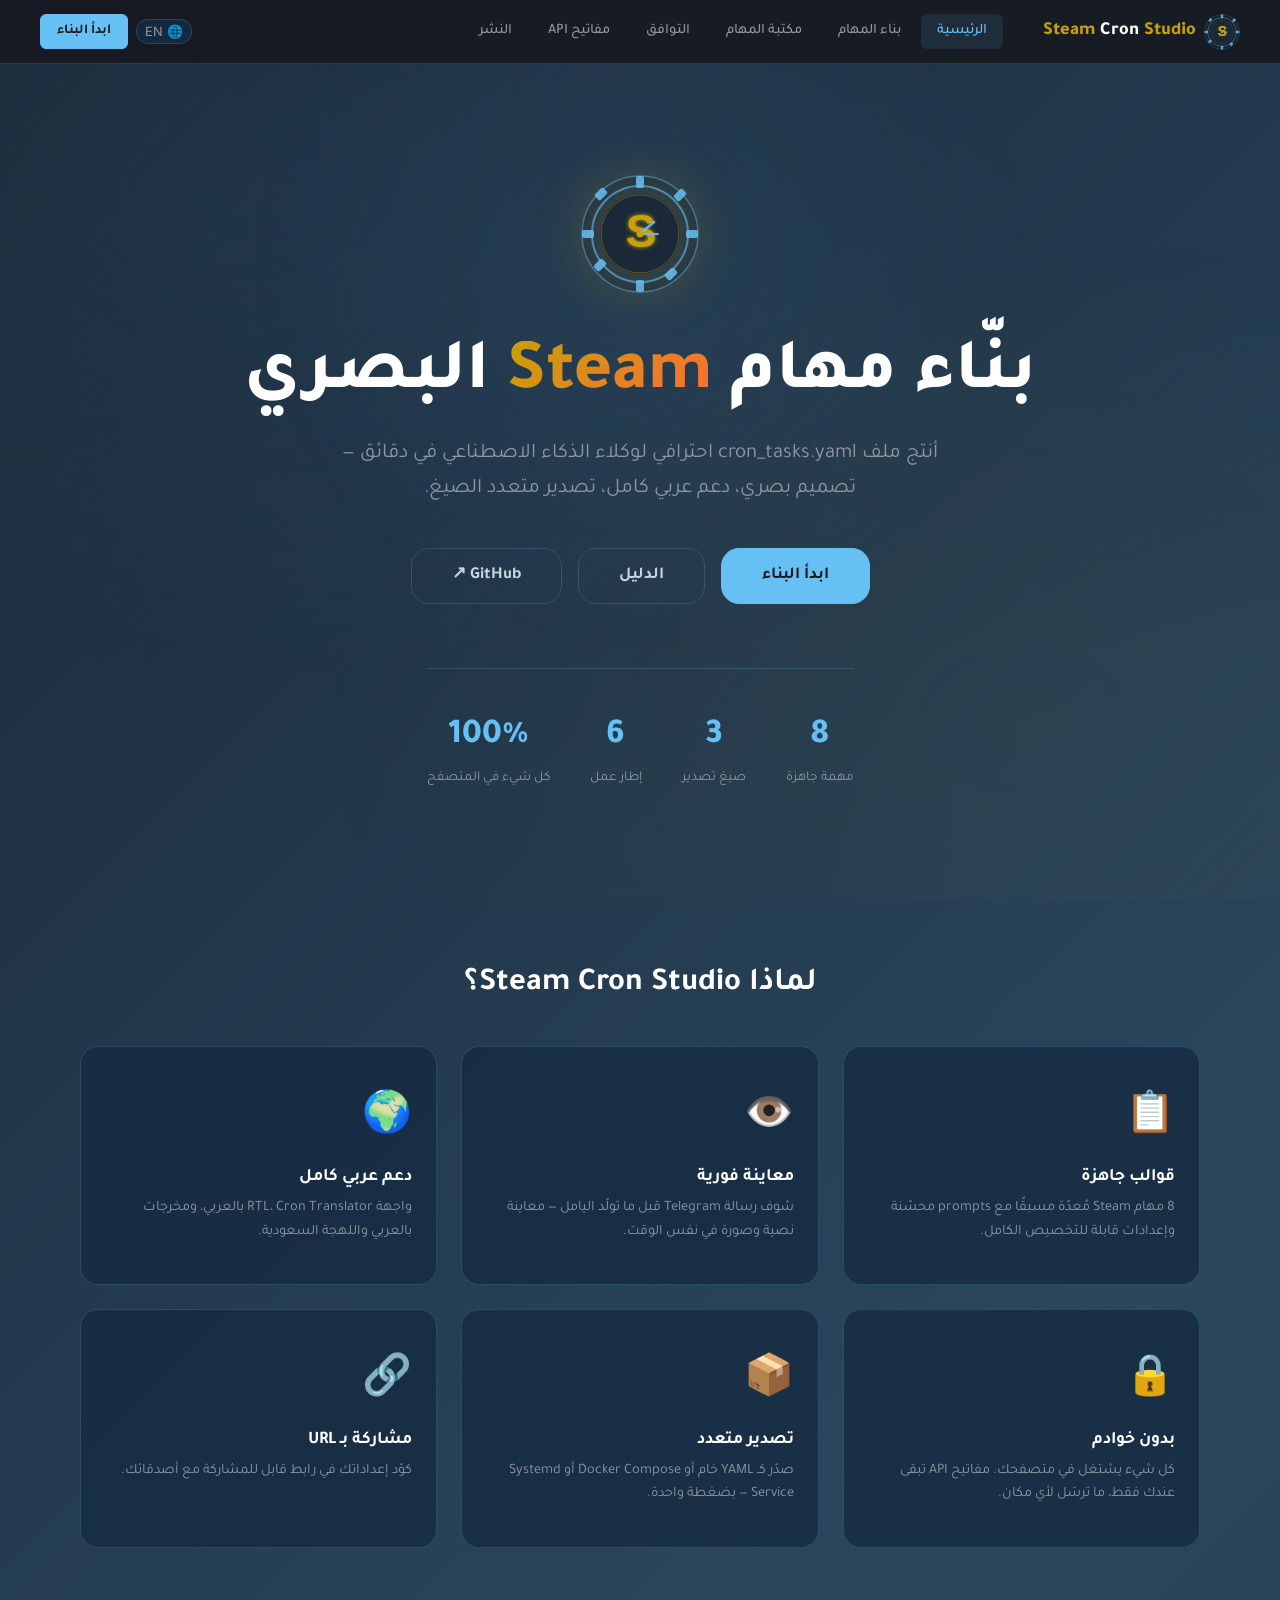
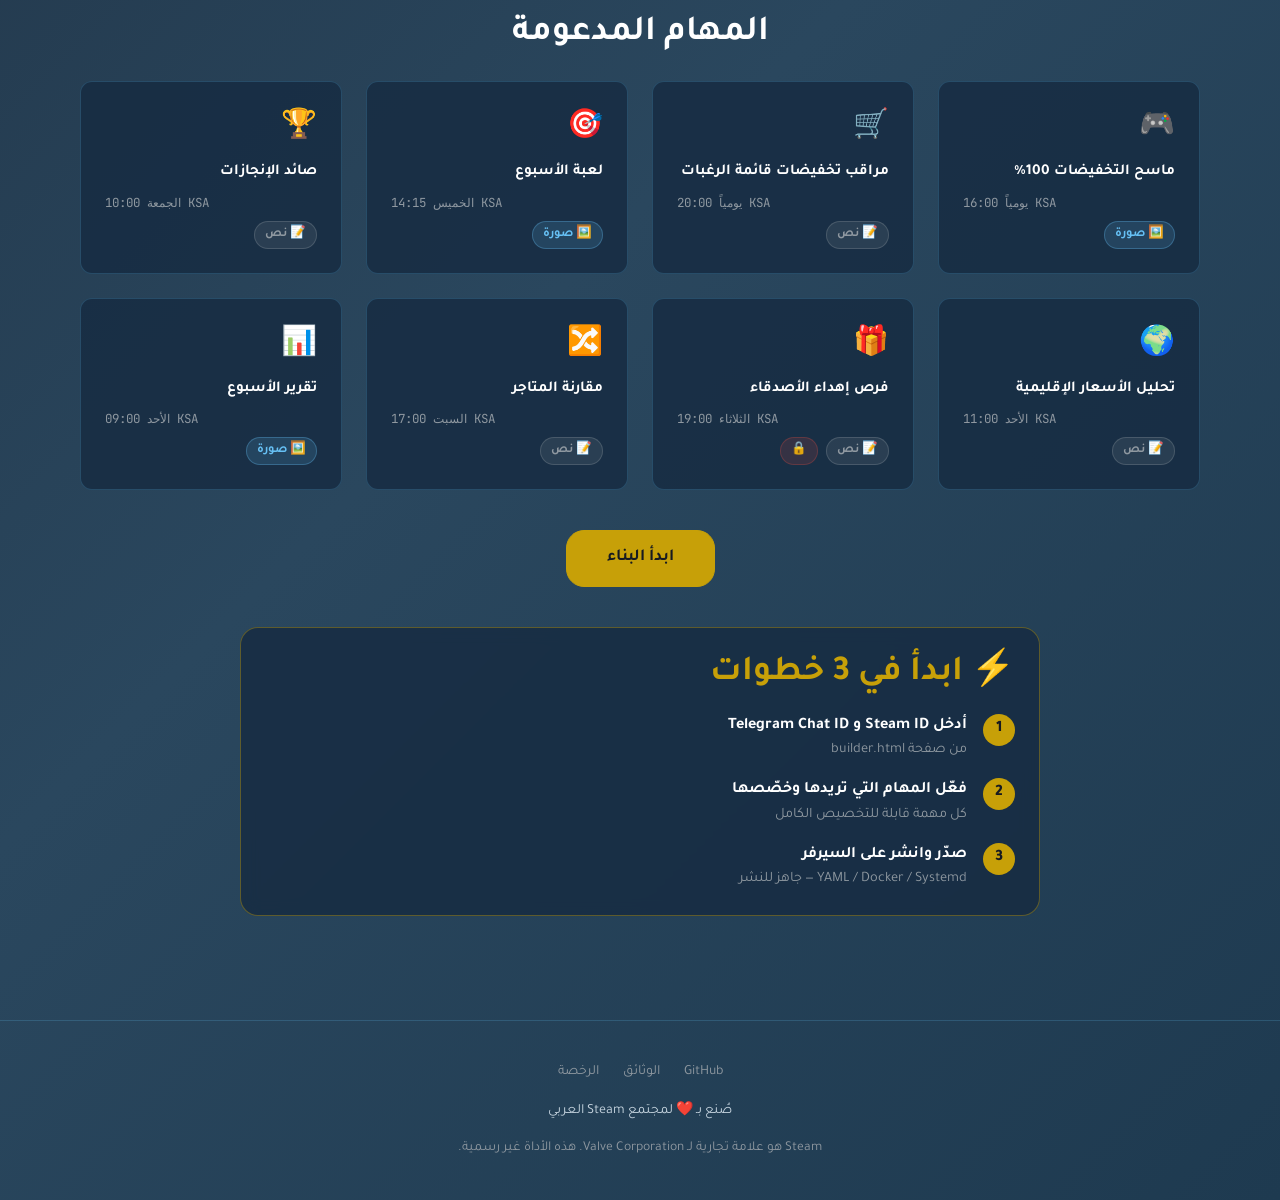
<file: index.html>
<!DOCTYPE html>
<html lang="ar" dir="rtl">
<head>
  <meta charset="UTF-8">
  <meta name="viewport" content="width=device-width, initial-scale=1.0">
  <meta name="description" content="أداة بصرية لبناء مهام مراقبة Steam لوكلاء الذكاء الاصطناعي — أنتج cron_tasks.yaml احترافي في دقائق">
  <meta name="theme-color" content="#1b2838">
  <meta property="og:title" content="Steam Cron Studio — بنّاء مهام Steam البصري">
  <meta property="og:description" content="أنتج ملف cron_tasks.yaml لوكلاء الذكاء الاصطناعي في دقائق">
  <meta property="og:image" content="assets/icons/logo.svg">
  <title>Steam Cron Studio — بنّاء مهام Steam البصري</title>
  <link rel="icon" type="image/svg+xml" href="assets/icons/favicon.svg">
  <link rel="preconnect" href="https://fonts.googleapis.com">
  <link rel="preconnect" href="https://fonts.gstatic.com" crossorigin>
  <link href="https://fonts.googleapis.com/css2?family=Tajawal:wght@400;500;700;800&family=Amiri:wght@400;700&family=Inter:wght@400;600;800&family=JetBrains+Mono:wght@400;500&display=swap" rel="stylesheet">
  <link rel="stylesheet" href="css/steam-theme.css?v=20260508b">
  <link rel="stylesheet" href="css/components.css">
</head>
<body>

<!-- ── Navigation ── -->
<nav class="nav" id="nav-host"></nav>

<!-- ── Main Content ── -->
<main class="main">

  <!-- Hero Section -->
  <section class="hero">
    <img src="assets/icons/logo.svg" alt="Steam Cron Studio Logo" class="hero-logo">

    <h1 class="hero-title">
      <span data-i18n="hero_title_pre">بنّاء مهام </span><span class="highlight">Steam</span><span data-i18n="hero_title_post"> البصري</span>
    </h1>

    <p class="hero-subtitle" data-i18n="hero_subtitle">
      أنتج ملف cron_tasks.yaml احترافي لوكلاء الذكاء الاصطناعي في دقائق — تصميم بصري، دعم عربي كامل، تصدير متعدد الصيغ.
    </p>

    <div class="hero-cta">
      <a href="pages/builder.html" class="btn btn-primary btn-lg" data-i18n="cta_start">ابدأ البناء</a>
      <a href="pages/guide-api-keys.html" class="btn btn-ghost btn-lg" data-i18n="cta_guide">الدليل</a>
      <a href="https://github.com/abosalehg-ui/steam-cron-studio"
         target="_blank" rel="noopener"
         class="btn btn-ghost btn-lg">
        GitHub ↗
      </a>
    </div>

    <div class="hero-stats stagger-children">
      <div class="hero-stat">
        <div class="hero-stat-num">8</div>
        <div class="hero-stat-label" data-i18n="stat_tasks">مهمة جاهزة</div>
      </div>
      <div class="hero-stat">
        <div class="hero-stat-num">3</div>
        <div class="hero-stat-label" data-i18n="stat_formats">صيغ تصدير</div>
      </div>
      <div class="hero-stat">
        <div class="hero-stat-num">6</div>
        <div class="hero-stat-label" data-i18n="stat_frameworks">إطار عمل</div>
      </div>
      <div class="hero-stat">
        <div class="hero-stat-num">100%</div>
        <div class="hero-stat-label" data-i18n="stat_client">كل شيء في المتصفح</div>
      </div>
    </div>
  </section>

  <!-- Features Section -->
  <section class="features">
    <div class="container">
      <h2 class="features-title" data-i18n="features_title">لماذا Steam Cron Studio؟</h2>

      <div class="grid grid-3 stagger-children">
        <div class="feature-card">
          <span class="feature-icon">📋</span>
          <h3 data-i18n="feat_templates_title">قوالب جاهزة</h3>
          <p data-i18n="feat_templates_desc">8 مهام Steam مُعدّة مسبقًا مع prompts محسّنة وإعدادات قابلة للتخصيص الكامل.</p>
        </div>

        <div class="feature-card">
          <span class="feature-icon">👁️</span>
          <h3 data-i18n="feat_preview_title">معاينة فورية</h3>
          <p data-i18n="feat_preview_desc">شوف رسالة Telegram قبل ما تولّد اليامل — معاينة نصية وصورة في نفس الوقت.</p>
        </div>

        <div class="feature-card">
          <span class="feature-icon">🌍</span>
          <h3 data-i18n="feat_arabic_title">دعم عربي كامل</h3>
          <p data-i18n="feat_arabic_desc">واجهة RTL، Cron Translator بالعربي، ومخرجات بالعربي واللهجة السعودية.</p>
        </div>

        <div class="feature-card">
          <span class="feature-icon">🔒</span>
          <h3 data-i18n="feat_client_title">بدون خوادم</h3>
          <p data-i18n="feat_client_desc">كل شيء يشتغل في متصفحك. مفاتيح API تبقى عندك فقط، ما ترسَل لأي مكان.</p>
        </div>

        <div class="feature-card">
          <span class="feature-icon">📦</span>
          <h3 data-i18n="feat_formats_title">تصدير متعدد</h3>
          <p data-i18n="feat_formats_desc">صدّر كـ YAML خام أو Docker Compose أو Systemd Service — بضغطة واحدة.</p>
        </div>

        <div class="feature-card">
          <span class="feature-icon">🔗</span>
          <h3 data-i18n="feat_share_title">مشاركة بـ URL</h3>
          <p data-i18n="feat_share_desc">كوّد إعداداتك في رابط قابل للمشاركة مع أصدقائك.</p>
        </div>
      </div>
    </div>
  </section>

  <!-- Tasks Section -->
  <section style="padding: var(--space-xl); padding-top: 0;">
    <div class="container">
      <h2 class="text-center mb-lg" data-i18n="tasks_section_title">المهام المدعومة</h2>

      <div class="grid grid-4 stagger-children" id="tasks-mini-grid">
        <!-- Injected by JS -->
      </div>

      <div class="text-center mt-xl">
        <a href="pages/builder.html" class="btn btn-gold btn-lg" data-i18n="cta_start">
          ابدأ البناء الآن
        </a>
      </div>
    </div>
  </section>

  <!-- Quick Start Section -->
  <section style="padding: var(--space-xl); padding-top: 0;">
    <div class="container">
      <div class="card card-gold" style="max-width: 800px; margin: 0 auto;">
        <h2 class="text-gold mb-md">⚡ ابدأ في 3 خطوات</h2>
        <ol style="list-style: none; counter-reset: steps; display: flex; flex-direction: column; gap: var(--space-md);">
          <li style="display: flex; gap: var(--space-md); align-items: flex-start;">
            <span style="background: var(--accent-gold); color: var(--bg-deep); width: 32px; height: 32px; border-radius: 50%; display: flex; align-items: center; justify-content: center; font-weight: 800; flex-shrink: 0;">1</span>
            <div>
              <strong style="color: var(--text-white);">أدخل Steam ID و Telegram Chat ID</strong>
              <p style="margin: 0; font-size: 0.9rem; color: var(--text-secondary);">من صفحة builder.html</p>
            </div>
          </li>
          <li style="display: flex; gap: var(--space-md); align-items: flex-start;">
            <span style="background: var(--accent-gold); color: var(--bg-deep); width: 32px; height: 32px; border-radius: 50%; display: flex; align-items: center; justify-content: center; font-weight: 800; flex-shrink: 0;">2</span>
            <div>
              <strong style="color: var(--text-white);">فعّل المهام التي تريدها وخصّصها</strong>
              <p style="margin: 0; font-size: 0.9rem; color: var(--text-secondary);">كل مهمة قابلة للتخصيص الكامل</p>
            </div>
          </li>
          <li style="display: flex; gap: var(--space-md); align-items: flex-start;">
            <span style="background: var(--accent-gold); color: var(--bg-deep); width: 32px; height: 32px; border-radius: 50%; display: flex; align-items: center; justify-content: center; font-weight: 800; flex-shrink: 0;">3</span>
            <div>
              <strong style="color: var(--text-white);">صدّر وانشر على السيرفر</strong>
              <p style="margin: 0; font-size: 0.9rem; color: var(--text-secondary);">YAML / Docker / Systemd — جاهز للنشر</p>
            </div>
          </li>
        </ol>
      </div>
    </div>
  </section>

</main>

<!-- ── Footer ── -->
<footer class="footer" id="footer-host"></footer>

<script type="module">
  import { initPage, getLang } from './js/app.js?v=20260508b';
  import { TASKS_REGISTRY } from './js/tasks-registry.js';
  import { t } from './js/i18n.js?v=20260508b';

  initPage('home');

  // Render task mini-cards
  const grid = document.getElementById('tasks-mini-grid');
  if (grid) {
    const lang = getLang();
    grid.innerHTML = TASKS_REGISTRY.map(task => `
      <div class="task-mini-card">
        <span class="task-mini-icon">${task.icon}</span>
        <div class="task-mini-name">${task.name[lang] || task.name.ar}</div>
        <div class="task-mini-schedule" dir="ltr">${task.scheduleHuman[lang] || task.scheduleHuman.ar}</div>
        <div class="task-mini-output">
          <span class="badge ${task.outputFormat === 'image' ? 'badge-blue' : 'badge-gray'}">
            ${task.outputFormat === 'image' ? t('output_image', lang) : t('output_text', lang)}
          </span>
          ${task.privacyHigh ? '<span class="badge badge-red" style="margin-right:4px">🔒</span>' : ''}
        </div>
      </div>
    `).join('');
  }

  // Listen for lang changes to re-render
  document.addEventListener('state-changed', () => {
    const lang = getLang();
    const grid = document.getElementById('tasks-mini-grid');
    if (grid) {
      grid.innerHTML = TASKS_REGISTRY.map(task => `
        <div class="task-mini-card">
          <span class="task-mini-icon">${task.icon}</span>
          <div class="task-mini-name">${task.name[lang] || task.name.ar}</div>
          <div class="task-mini-schedule" dir="ltr">${task.scheduleHuman[lang] || task.scheduleHuman.ar}</div>
          <div class="task-mini-output">
            <span class="badge ${task.outputFormat === 'image' ? 'badge-blue' : 'badge-gray'}">
              ${task.outputFormat === 'image' ? t('output_image', lang) : t('output_text', lang)}
            </span>
            ${task.privacyHigh ? '<span class="badge badge-red" style="margin-right:4px">🔒</span>' : ''}
          </div>
        </div>
      `).join('');
    }
  });
</script>
</body>
</html>
</file>
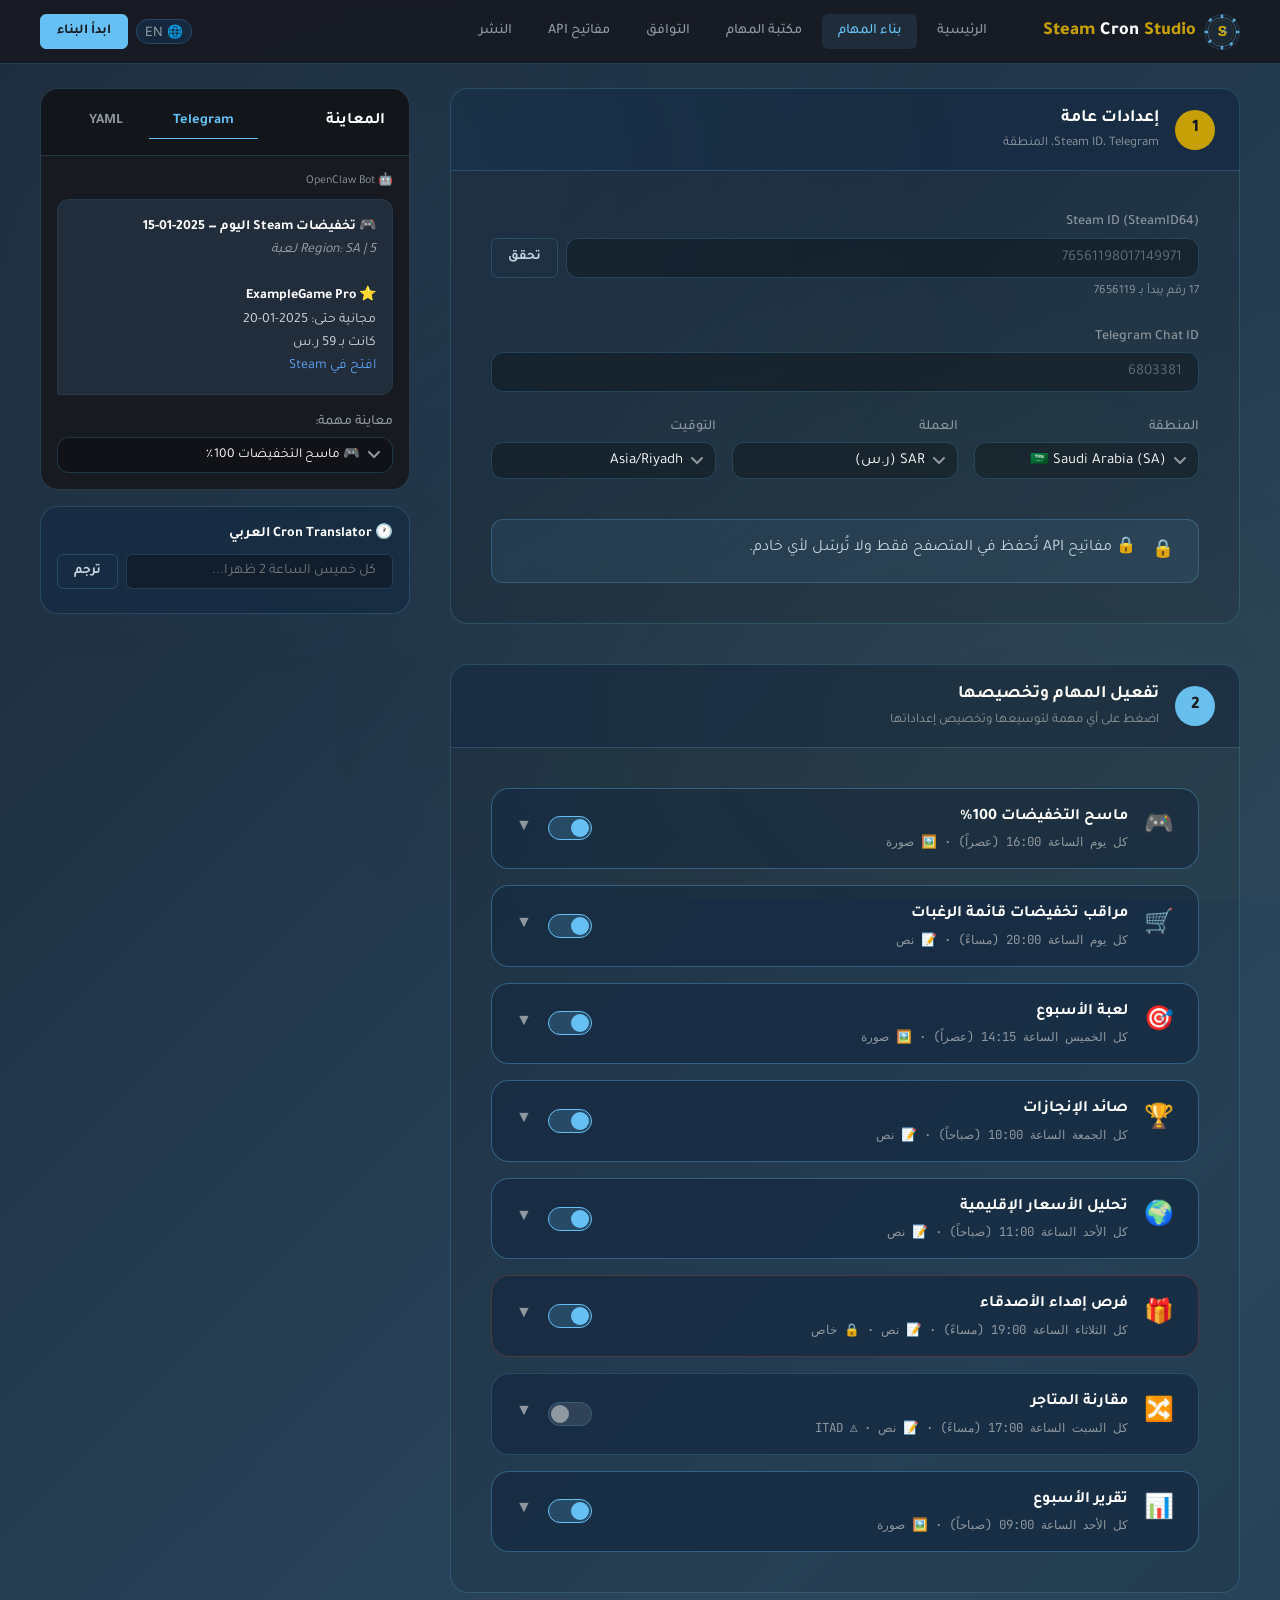
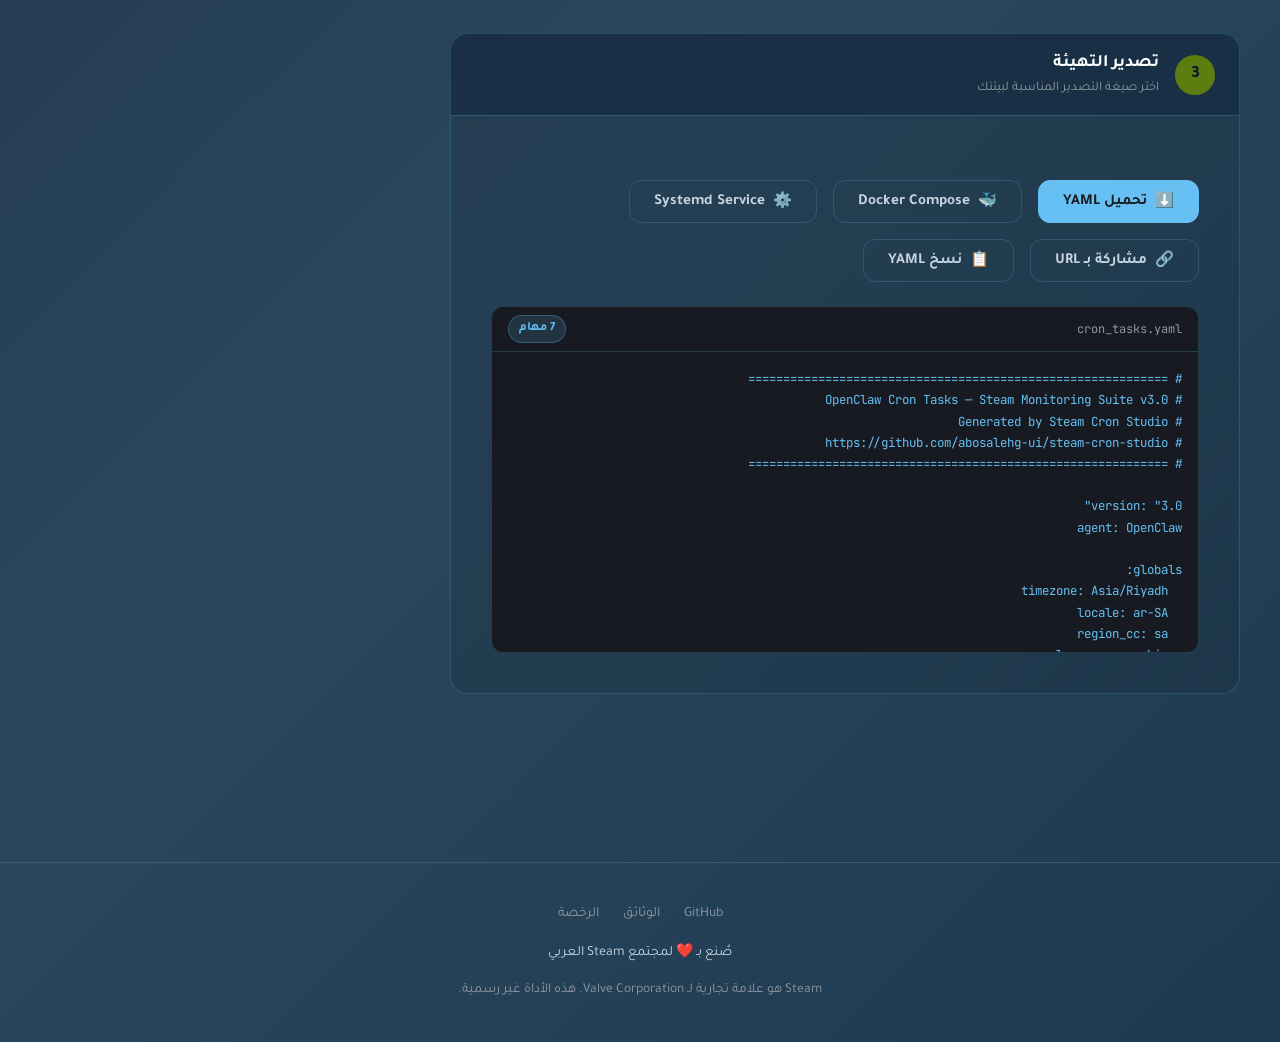
<file: pages/builder.html>
<!DOCTYPE html>
<html lang="ar" dir="rtl">
<head>
  <meta charset="UTF-8">
  <meta name="viewport" content="width=device-width, initial-scale=1.0">
  <title>بناء المهام — Steam Cron Studio</title>
  <link rel="icon" type="image/svg+xml" href="../assets/icons/favicon.svg">
  <link rel="preconnect" href="https://fonts.googleapis.com">
  <link rel="preconnect" href="https://fonts.gstatic.com" crossorigin>
  <link href="https://fonts.googleapis.com/css2?family=Tajawal:wght@400;500;700;800&family=Amiri:wght@400;700&family=Inter:wght@400;600;800&family=JetBrains+Mono:wght@400;500&display=swap" rel="stylesheet">
  <link rel="stylesheet" href="../css/steam-theme.css?v=20260508b">
  <link rel="stylesheet" href="../css/components.css">
  <style>
    /* ── Global overflow guard ──────────────────────────────── */
    html, body { overflow-x: hidden; max-width: 100vw; }
    .builder-main { padding: calc(var(--nav-height) + var(--space-lg)) var(--space-xl) var(--space-2xl); max-width: 100%; box-sizing: border-box; }
    .builder-grid { display: grid; grid-template-columns: minmax(0, 1fr) 370px; gap: var(--space-xl); max-width: 1300px; margin: 0 auto; align-items: start; }
    .builder-grid > * { min-width: 0; }
    @media(max-width:1100px){ .builder-grid{ grid-template-columns: minmax(0, 1fr); } }

    /* ── Mobile ≤640px ─────────────────────────────────────── */
    @media(max-width:640px){
      .builder-main { padding: calc(var(--nav-height) + var(--space-md)) var(--space-md) var(--space-xl); }
      .builder-grid, .builder-left, .builder-right { width: 100%; max-width: 100%; min-width: 0; }
      .step-section, .step-section-header, .step-section-body { max-width: 100%; box-sizing: border-box; }
      .step-section-body { padding: var(--space-md); }
      .step-section-header { padding: var(--space-sm) var(--space-md); }
      /* Force ALL inputs/selects to respect parent width */
      .form-input, .form-select, input, select, textarea { max-width: 100%; box-sizing: border-box; }
      /* Region/currency/timezone row → single column */
      .builder-main .grid-3 { grid-template-columns: 1fr !important; gap: var(--space-sm) !important; }
      /* Config rows → stack label above value */
      .cfg-row { flex-direction: column; align-items: flex-start; gap: var(--space-xs); }
      .cfg-label { min-width: unset; width: 100%; }
      .cfg-val { width: 100%; }
      /* Export buttons → full-width column */
      .export-btns { flex-direction: column; gap: var(--space-sm); }
      .export-btns .btn { width: 100%; justify-content: center; }
      /* YAML preview */
      .yaml-content { font-size: 0.68rem; padding: var(--space-sm); }
      /* Preview panel drops sticky on mobile */
      .preview-sticky { position: static; }
      .preview-box { max-width: 100%; }
      .preview-box .preview-body { max-height: 300px; }
      /* tg-preview full width — override desktop max-width:340px */
      .tg-preview { max-width: 100% !important; min-width: 0; font-size: 0.82rem; box-sizing: border-box; }
      /* Task card head tighter */
      .b-task-head { padding: var(--space-sm) var(--space-md); gap: var(--space-sm); }
      .b-task-meta { font-size: 0.7rem; overflow: hidden; text-overflow: ellipsis; white-space: nowrap; max-width: 50vw; min-width: 0; }
      .b-task-body { padding: var(--space-md); }
      /* Cron NL */
      .cron-nl-row { flex-direction: column; }
      .cron-nl-row .btn { width: 100%; }
      /* Steam verify */
      .steam-verify-row { flex-wrap: wrap; gap: var(--space-sm); }
      .steam-verify-row .form-input { flex: 1 1 160px; min-width: 0; }
      /* Schedule */
      .sched-custom-row { flex-direction: column; align-items: flex-start; gap: var(--space-xs); }
      .cron-result { font-size: 0.78rem; width: 100%; word-break: break-all; }
      /* Step-num smaller on tiny screens */
      .step-num-big { width: 32px; height: 32px; font-size: 0.95rem; }
      /* num-input full row */
      .num-input-wrap { gap: var(--space-sm); flex-wrap: wrap; }
      .num-field { width: 56px; }
      /* tag input */
      .tag-wrap { min-height: 38px; max-width: 100%; flex-wrap: wrap; }
      /* yaml-mini-preview in right panel */
      #yaml-mini-preview { max-height: 240px; max-width: 100%; }
      /* Section header title size */
      .step-section-header [style*="font-size:1.1rem"] { font-size: 1rem !important; }
      /* Builder grid separation */
      .builder-grid > div + div { margin-top: 0; }
      /* Force ALL pre/code blocks to respect viewport */
      pre, code { max-width: 100%; box-sizing: border-box; word-wrap: break-word; }
    }

    .step-section { margin-bottom: var(--space-xl); }
    .step-section-header {
      display: flex; align-items: center; gap: var(--space-md);
      padding: var(--space-md) var(--space-lg);
      background: var(--bg-card); border: 1px solid var(--border-card);
      border-radius: var(--radius-lg) var(--radius-lg) 0 0;
      border-bottom: none; cursor: pointer;
    }
    .step-section-body {
      background: rgba(0,0,0,0.1); border: 1px solid var(--border-card);
      border-radius: 0 0 var(--radius-lg) var(--radius-lg);
      padding: var(--space-xl);
    }
    .step-num-big {
      width: 40px; height: 40px; border-radius: 50%;
      background: var(--accent-gold); color: var(--bg-deep);
      display: flex; align-items: center; justify-content: center;
      font-weight: 800; font-size: 1.1rem; flex-shrink: 0;
    }

    /* Task cards in builder */
    .builder-tasks { display: flex; flex-direction: column; gap: var(--space-md); }

    .b-task {
      background: var(--bg-card); border: 1px solid var(--border-card);
      border-radius: var(--radius-lg); overflow: hidden;
      transition: border-color var(--transition-fast);
    }
    .b-task.enabled  { border-color: rgba(102,192,244,0.35); }
    .b-task.required { border-color: rgba(169,68,66,0.4); }

    .b-task-head {
      display: flex; align-items: center; gap: var(--space-md);
      padding: var(--space-md) var(--space-lg); cursor: pointer;
    }
    .b-task-head:hover { background: rgba(102,192,244,0.03); }

    .b-task-icon { font-size: 1.5rem; flex-shrink:0; }
    .b-task-info { flex: 1; }
    .b-task-name { font-weight: 700; color: var(--text-white); }
    .b-task-meta { font-size: 0.78rem; color: var(--text-secondary); font-family: var(--font-mono); margin-top: 2px; }

    .b-task-body {
      display: none; padding: var(--space-lg);
      border-top: 1px solid var(--border-card);
      background: rgba(0,0,0,0.12);
    }
    .b-task.open .b-task-body { display: block; }
    .b-task .chevron { transition: transform var(--transition-base); color: var(--text-secondary); }
    .b-task.open .chevron { transform: rotate(180deg); }

    /* Config rows */
    .cfg-row { display: flex; align-items: center; gap: var(--space-md); margin-bottom: var(--space-md); }
    .cfg-row:last-child { margin-bottom: 0; }
    .cfg-label { min-width: 160px; font-size: 0.85rem; color: var(--text-secondary); flex-shrink:0; }
    .cfg-val   { flex: 1; display: flex; align-items: center; gap: var(--space-sm); }
    .cfg-suffix { font-size: 0.85rem; color: var(--text-secondary); flex-shrink: 0; }

    /* Number input with +/- */
    .num-input-wrap { display: flex; align-items: center; gap: 4px; }
    .num-btn {
      width: 28px; height: 28px; border-radius: var(--radius-sm);
      background: rgba(102,192,244,0.1); border: 1px solid var(--border-card);
      color: var(--accent-blue); font-size: 1rem; cursor: pointer;
      display: flex; align-items: center; justify-content: center;
      transition: background var(--transition-fast);
    }
    .num-btn:hover { background: rgba(102,192,244,0.2); }
    .num-field {
      width: 64px; text-align: center; padding: 4px 6px;
      background: rgba(0,0,0,0.3); border: 1px solid var(--border-card);
      border-radius: var(--radius-sm); color: var(--text-white);
      font-family: var(--font-mono); font-size: 0.9rem;
    }

    /* Tag input */
    .tag-wrap {
      display: flex; flex-wrap: wrap; gap: 4px; padding: 6px;
      background: rgba(0,0,0,0.3); border: 1px solid var(--border-card);
      border-radius: var(--radius-md); min-height: 42px;
      cursor: text; flex: 1;
    }
    .tag-chip {
      display: flex; align-items: center; gap: 4px;
      padding: 3px 8px; border-radius: var(--radius-pill);
      background: rgba(102,192,244,0.12); border: 1px solid rgba(102,192,244,0.25);
      font-size: 0.78rem; color: var(--accent-blue);
    }
    .tag-x { background: none; border: none; color: var(--accent-blue); cursor: pointer; padding: 0; font-size: 0.85rem; opacity: 0.7; }
    .tag-x:hover { opacity: 1; }
    .tag-in {
      background: none; border: none; color: var(--text-white);
      font-family: var(--font-arabic); font-size: 0.85rem;
      outline: none; min-width: 80px; flex: 1;
    }

    /* Schedule picker */
    .sched-wrap { display: flex; flex-direction: column; gap: var(--space-sm); }
    .sched-pills { display: flex; flex-wrap: wrap; gap: var(--space-xs); }
    .sched-pill {
      padding: 5px var(--space-md); border-radius: var(--radius-pill);
      border: 1px solid var(--border-card); font-size: 0.8rem; cursor: pointer;
      background: transparent; color: var(--text-secondary); font-family: var(--font-arabic);
      transition: all var(--transition-fast);
    }
    .sched-pill.active, .sched-pill:hover { border-color: var(--accent-blue); color: var(--accent-blue); background: rgba(102,192,244,0.08); }
    .sched-custom-row { display: flex; gap: var(--space-sm); align-items: center; }
    .cron-result { font-family: var(--font-mono); font-size: 0.9rem; color: var(--accent-blue); padding: 6px var(--space-md); background: rgba(0,0,0,0.3); border-radius: var(--radius-sm); border: 1px solid var(--border-card); }

    /* Preview panel */
    .preview-sticky { position: sticky; top: calc(var(--nav-height) + var(--space-md)); }
    .preview-box { background: var(--bg-deep); border: 1px solid var(--border-card); border-radius: var(--radius-lg); overflow: hidden; }
    .preview-head { padding: var(--space-md) var(--space-lg); border-bottom: 1px solid var(--border-card); background: rgba(0,0,0,0.2); }
    .preview-body { padding: var(--space-md); min-height: 200px; max-height: calc(100vh - 280px); overflow-y: auto; }

    .tg-preview {
      background: #212d3b; border-radius: 12px 12px 12px 3px;
      padding: var(--space-md); font-size: 0.875rem; line-height: 1.65;
      color: #d1d5db; max-width: 340px; word-break: break-word;
      white-space: pre-wrap; border: 1px solid rgba(102,192,244,0.08);
    }
    .tg-preview b { color: #fff; font-weight: 700; }
    .tg-preview i { color: #9ca3af; }
    .tg-preview a { color: #60a5fa; }
    .tg-preview s { text-decoration: line-through; opacity: 0.7; }

    /* Export section */
    .export-card { background: var(--bg-card); border: 1px solid var(--border-gold); border-radius: var(--radius-lg); padding: var(--space-xl); }
    .export-btns { display: flex; flex-wrap: wrap; gap: var(--space-md); margin-top: var(--space-lg); }

    /* YAML preview */
    .yaml-content { padding: var(--space-md); font-family: var(--font-mono); font-size: 0.78rem; color: var(--accent-blue); line-height: 1.7; max-height: 300px; overflow-y: auto; overflow-x: auto; white-space: pre; }
    .yaml-box { background: var(--bg-deep); border: 1px solid var(--border-card); border-radius: var(--radius-md); overflow: hidden; }
    .yaml-box-head { padding: var(--space-sm) var(--space-md); border-bottom: 1px solid var(--border-card); display: flex; justify-content: space-between; align-items: center; }

    /* Cron NL section */
    .cron-nl-box { background: rgba(0,0,0,0.2); border: 1px solid var(--border-card); border-radius: var(--radius-md); padding: var(--space-md); margin-top: var(--space-md); }
    .cron-nl-row { display: flex; gap: var(--space-sm); }
    .cron-nl-in { flex: 1; padding: 8px var(--space-md); background: rgba(0,0,0,0.3); border: 1px solid var(--border-card); border-radius: var(--radius-sm); color: var(--text-white); font-family: var(--font-arabic); font-size: 0.9rem; outline: none; }
    .cron-nl-in:focus { border-color: var(--accent-blue); }
    .cron-nl-result { margin-top: var(--space-sm); font-size: 0.85rem; color: var(--text-secondary); }

    /* Steam verify */
    .steam-verify-row { display: flex; gap: var(--space-sm); }
    .steam-verify-row .form-input { flex: 1; }
    .avatar-preview { width: 52px; height: 52px; border-radius: 6px; border: 2px solid var(--accent-blue); object-fit: cover; display: none; }
  </style>
</head>
<body>
<nav class="nav" id="nav-host"></nav>

<main class="builder-main">
  <div class="builder-grid">

    <!-- ══ LEFT COLUMN: Steps ══════════════════════════════════ -->
    <div class="builder-left">

      <!-- STEP 1: Global Settings -->
      <div class="step-section" id="step1">
        <div class="step-section-header">
          <div class="step-num-big">1</div>
          <div>
            <div style="font-weight:700;color:var(--text-white);font-size:1.1rem" data-i18n="step1_title">إعدادات عامة</div>
            <div style="font-size:0.82rem;color:var(--text-secondary)">Steam ID، Telegram، المنطقة</div>
          </div>
        </div>
        <div class="step-section-body">

          <!-- Steam ID -->
          <div class="form-group">
            <label class="form-label" data-i18n="steam_id_label">Steam ID (SteamID64)</label>
            <div class="steam-verify-row">
              <img id="steam-avatar" class="avatar-preview" alt="Steam Avatar">
              <input type="text" id="steam-id-input" class="form-input"
                     placeholder="76561198017149971"
                     maxlength="17" inputmode="numeric"
                     data-i18n-placeholder="steam_id_placeholder">
              <button id="verify-btn" class="btn btn-ghost btn-sm" data-i18n="verify_btn">تحقق</button>
            </div>
            <div id="steam-verify-msg" style="font-size:0.8rem;margin-top:4px;"></div>
            <div class="muted" style="font-size:0.78rem;margin-top:4px;" data-i18n="steam_id_hint">17 رقم يبدأ بـ 7656119</div>
          </div>

          <!-- Telegram Chat ID -->
          <div class="form-group">
            <label class="form-label" data-i18n="chat_id_label">Telegram Chat ID</label>
            <input type="text" id="chat-id-input" class="form-input"
                   placeholder="6803381"
                   data-i18n-placeholder="chat_id_placeholder">
          </div>

          <!-- Region + Currency + Timezone -->
          <div class="grid grid-3" style="gap:var(--space-md)">
            <div class="form-group">
              <label class="form-label" data-i18n="region_label">المنطقة</label>
              <select id="region-select" class="form-select">
                <option value="sa" selected>🇸🇦 Saudi Arabia (SA)</option>
                <option value="ae">🇦🇪 UAE (AE)</option>
                <option value="kw">🇰🇼 Kuwait (KW)</option>
                <option value="us">🇺🇸 USA (US)</option>
                <option value="gb">🇬🇧 UK (GB)</option>
                <option value="de">🇩🇪 Germany (DE)</option>
              </select>
            </div>
            <div class="form-group">
              <label class="form-label" data-i18n="currency_label">العملة</label>
              <select id="currency-select" class="form-select">
                <option value="SAR" selected>SAR (ر.س)</option>
                <option value="AED">AED (د.إ)</option>
                <option value="KWD">KWD (د.ك)</option>
                <option value="USD">USD ($)</option>
                <option value="GBP">GBP (£)</option>
                <option value="EUR">EUR (€)</option>
              </select>
            </div>
            <div class="form-group">
              <label class="form-label" data-i18n="timezone_label">التوقيت</label>
              <select id="tz-select" class="form-select">
                <option value="Asia/Riyadh" selected>Asia/Riyadh</option>
                <option value="Asia/Dubai">Asia/Dubai</option>
                <option value="Asia/Kuwait">Asia/Kuwait</option>
                <option value="UTC">UTC</option>
                <option value="Europe/London">Europe/London</option>
              </select>
            </div>
          </div>

          <div class="alert alert-info" style="margin-top:var(--space-md)">
            <span class="alert-icon">🔒</span>
            <div class="alert-content" data-i18n="notice_client_only">مفاتيح API تُحفظ في المتصفح فقط ولا تُرسَل لأي خادم.</div>
          </div>
        </div>
      </div>

      <!-- STEP 2: Tasks -->
      <div class="step-section" id="step2">
        <div class="step-section-header">
          <div class="step-num-big" style="background:var(--accent-blue)">2</div>
          <div>
            <div style="font-weight:700;color:var(--text-white);font-size:1.1rem" data-i18n="tasks_step_title">تفعيل المهام وتخصيصها</div>
            <div style="font-size:0.82rem;color:var(--text-secondary)" data-i18n="tasks_step_subtitle">اضغط على أي مهمة لتوسيعها وتخصيص إعداداتها</div>
          </div>
        </div>
        <div class="step-section-body">
          <div class="builder-tasks" id="tasks-container">
            <!-- Injected by JS -->
          </div>
        </div>
      </div>

      <!-- STEP 3: Export -->
      <div class="step-section" id="step3">
        <div class="step-section-header">
          <div class="step-num-big" style="background:var(--accent-green)">3</div>
          <div>
            <div style="font-weight:700;color:var(--text-white);font-size:1.1rem" data-i18n="export_title">تصدير التهيئة</div>
            <div style="font-size:0.82rem;color:var(--text-secondary)" data-i18n="export_subtitle">اختر صيغة التصدير المناسبة لبيئتك</div>
          </div>
        </div>
        <div class="step-section-body">
          <div class="export-btns">
            <button id="btn-dl-yaml"    class="btn btn-primary">⬇️ <span data-i18n="btn_export_yaml">تحميل YAML</span></button>
            <button id="btn-dl-docker"  class="btn btn-ghost">🐳 <span data-i18n="btn_export_docker">Docker Compose</span></button>
            <button id="btn-dl-systemd" class="btn btn-ghost">⚙️ <span data-i18n="btn_export_systemd">Systemd Service</span></button>
            <button id="btn-share"      class="btn btn-ghost">🔗 <span data-i18n="btn_share_url">مشاركة بـ URL</span></button>
            <button id="btn-copy-yaml"  class="btn btn-ghost">📋 <span data-i18n="btn_copy_yaml">نسخ YAML</span></button>
          </div>

          <!-- YAML Preview -->
          <div class="yaml-box" style="margin-top:var(--space-lg)">
            <div class="yaml-box-head">
              <span class="code-lang">cron_tasks.yaml</span>
              <span id="tasks-count" class="badge badge-blue">0 مهام</span>
            </div>
            <div class="yaml-content" id="yaml-preview">
              # أدخل إعداداتك أولاً لتوليد الـ YAML
            </div>
          </div>
        </div>
      </div>
    </div>

    <!-- ══ RIGHT COLUMN: Preview Panel ═══════════════════════ -->
    <div class="preview-sticky">
      <div class="preview-box">
        <div class="preview-head">
          <div class="flex-between">
            <span style="font-weight:700;color:var(--text-white)" data-i18n="preview_title">المعاينة</span>
            <div class="tabs" style="border:none;gap:2px">
              <button class="tab-btn active" data-tab-id="tab-tg">Telegram</button>
              <button class="tab-btn"        data-tab-id="tab-yaml">YAML</button>
            </div>
          </div>
        </div>

        <!-- Tab: Telegram Preview -->
        <div class="preview-body" id="tab-tg">
          <div style="font-size:0.75rem;color:var(--text-secondary);margin-bottom:var(--space-sm)">
            🤖 OpenClaw Bot
          </div>
          <div class="tg-preview" id="tg-preview-content">
            اختر مهمة لمعاينة رسالة Telegram
          </div>
          <div style="margin-top:var(--space-md)">
            <label class="form-label" style="margin-bottom:4px">معاينة مهمة:</label>
            <select id="preview-task-select" class="form-select" style="font-size:0.85rem">
            </select>
          </div>
        </div>

        <!-- Tab: YAML mini preview -->
        <div class="preview-body" id="tab-yaml" style="display:none">
          <pre id="yaml-mini-preview" style="font-size:0.72rem;max-height:400px;overflow:auto;border:none;background:transparent;padding:0;color:var(--accent-blue)"># YAML preview here</pre>
        </div>

      </div>

      <!-- Cron NL Translator -->
      <div style="margin-top:var(--space-md)">
        <div class="card" style="padding:var(--space-md)">
          <div style="font-weight:700;color:var(--text-white);margin-bottom:var(--space-sm);font-size:0.9rem">
            🕐 Cron Translator العربي
          </div>
          <div class="cron-nl-row">
            <input type="text" id="cron-nl-input" class="cron-nl-in"
                   placeholder="كل خميس الساعة 2 ظهراً...">
            <button id="cron-nl-btn" class="btn btn-ghost btn-sm" data-i18n="cron_nl_btn">ترجم</button>
          </div>
          <div class="cron-nl-result" id="cron-nl-result"></div>
        </div>
      </div>

    </div>
  </div>
</main>

<footer class="footer" id="footer-host"></footer>

<script type="module">
import { initPage, showToast, downloadFile, copyToClipboard, fetchSteamProfile, isValidSteamId, getLang, setState, getState } from '../js/app.js?v=20260508b';
import { TASKS_REGISTRY, buildDefaultConfigs } from '../js/tasks-registry.js';
import { generateYaml }         from '../js/generators/yaml.js';
import { generateDockerCompose } from '../js/generators/docker.js';
import { generateSystemd }       from '../js/generators/systemd.js';
import { nlToCron, cronToHuman } from '../js/utils/cron-nl.js';
import { buildShareUrl, readConfigFromUrl } from '../js/utils/url-state.js';
import { t } from '../js/i18n.js?v=20260508b';

// ── App State ──────────────────────────────────────────────────
let tasksCfg = buildDefaultConfigs();
let globalCfg = { steamId:'', chatId:'', region:'sa', currency:'SAR', timezone:'Asia/Riyadh' };

// Load from URL if present
const urlCfg = readConfigFromUrl();
if (urlCfg?.tasksCfg) tasksCfg = { ...tasksCfg, ...urlCfg.tasksCfg };

// ── Init ───────────────────────────────────────────────────────
initPage('builder');
renderTasks();
updateAllPreviews();

// ── Tab switching ──────────────────────────────────────────────
document.querySelectorAll('[data-tab-id]').forEach(btn => {
  btn.addEventListener('click', () => {
    document.querySelectorAll('[data-tab-id]').forEach(b => b.classList.remove('active'));
    btn.classList.add('active');
    const id = btn.dataset.tabId;
    document.getElementById('tab-tg').style.display   = id === 'tab-tg'   ? 'block' : 'none';
    document.getElementById('tab-yaml').style.display  = id === 'tab-yaml' ? 'block' : 'none';
  });
});

// ── Global config inputs ────────────────────────────────────────
document.getElementById('steam-id-input').addEventListener('input', e => {
  globalCfg.steamId = e.target.value.trim();
  updateAllPreviews();
});
document.getElementById('chat-id-input').addEventListener('input', e => {
  globalCfg.chatId = e.target.value.trim();
  updateAllPreviews();
});
document.getElementById('region-select').addEventListener('change', e => {
  globalCfg.region = e.target.value;
  updateAllPreviews();
});
document.getElementById('currency-select').addEventListener('change', e => {
  globalCfg.currency = e.target.value;
  updateAllPreviews();
});
document.getElementById('tz-select').addEventListener('change', e => {
  globalCfg.timezone = e.target.value;
  updateAllPreviews();
});

// ── Steam Verify ───────────────────────────────────────────────
document.getElementById('verify-btn').addEventListener('click', async () => {
  const id  = document.getElementById('steam-id-input').value.trim();
  const msg = document.getElementById('steam-verify-msg');
  const avatar = document.getElementById('steam-avatar');

  if (!isValidSteamId(id)) {
    msg.textContent = t('err_invalid_steam_id', getLang());
    msg.style.color = 'var(--accent-red)';
    return;
  }

  msg.textContent = '⏳ جاري التحقق...';
  msg.style.color = 'var(--text-secondary)';

  try {
    const profile = await fetchSteamProfile(id);
    msg.innerHTML  = `✅ <b style="color:var(--text-white)">${profile.name}</b> · عضو منذ ${profile.memberSince || '—'}`;
    msg.style.color = '#8fb940';
    if (profile.avatar) {
      avatar.src   = profile.avatar;
      avatar.style.display = 'block';
    }
    globalCfg.steamId = id;
    showToast(t('toast_steam_ok', getLang()), 'success');
  } catch {
    msg.textContent = t('toast_steam_err', getLang());
    msg.style.color = 'var(--accent-red)';
    showToast(t('toast_steam_err', getLang()), 'error');
  }
});

// ── Render Task Cards ───────────────────────────────────────────
function renderTasks() {
  const lang = getLang();
  const container = document.getElementById('tasks-container');
  const previewSel = document.getElementById('preview-task-select');

  container.innerHTML = '';
  previewSel.innerHTML = '';

  for (const task of TASKS_REGISTRY) {
    const cfg = tasksCfg[task.id];
    const card = document.createElement('div');
    card.className = `b-task ${cfg.enabled ? 'enabled' : ''} ${task.privacyHigh ? 'required' : ''}`;
    card.dataset.id = task.id;

    const humanSched = cronToHuman(cfg.schedule);
    const humanStr   = humanSched.ar || humanSched;

    card.innerHTML = `
      <div class="b-task-head">
        <span class="b-task-icon">${task.icon}</span>
        <div class="b-task-info">
          <div class="b-task-name">${task.name[lang] || task.name.ar}</div>
          <div class="b-task-meta">${humanStr} · ${task.outputFormat === 'image' ? '🖼️ صورة' : '📝 نص'}${task.privacyHigh ? ' · 🔒 خاص' : ''}${task.requiresItad ? ' · ⚠️ ITAD' : ''}</div>
        </div>
        <label class="toggle-switch" onclick="event.stopPropagation()">
          <input type="checkbox" class="task-toggle" data-task="${task.id}" ${cfg.enabled ? 'checked' : ''}>
          <div class="toggle-track"></div>
        </label>
        <span class="chevron">▼</span>
      </div>
      <div class="b-task-body">
        ${task.privacyHigh ? `<div class="alert alert-danger" style="margin-bottom:var(--space-md)"><span class="alert-icon">🔒</span><div class="alert-content" data-i18n="notice_privacy_high">بيانات الأصدقاء — لن تُعرض كصورة أبدًا (خصوصية)</div></div>` : ''}
        ${task.requiresItad ? `<div class="alert alert-warning" style="margin-bottom:var(--space-md)"><span class="alert-icon">⚠️</span><div class="alert-content" data-i18n="notice_itad_required">هذه المهمة تحتاج ITAD API Key</div></div>` : ''}
        <div class="cfg-row">
          <span class="cfg-label">الجدولة</span>
          <div class="cfg-val">
            <div class="sched-wrap" style="flex:1">
              <div class="sched-pills" data-task="${task.id}">
                ${getSchedulePresets(task).map(p => `<button class="sched-pill ${p.cron === cfg.schedule ? 'active' : ''}" data-cron="${p.cron}">${p.label}</button>`).join('')}
              </div>
              <div class="sched-custom-row">
                <input type="text" class="cron-result" data-task="${task.id}" value="${cfg.schedule}" style="flex:1" dir="ltr">
                <span class="muted" style="font-size:0.75rem" id="cron-human-${task.id}">${humanStr}</span>
              </div>
            </div>
          </div>
        </div>
        ${renderConfigs(task, cfg.configs)}
      </div>
    `;
    container.appendChild(card);

    // Preview select option
    const opt = document.createElement('option');
    opt.value = task.id;
    opt.textContent = `${task.icon} ${task.name[lang] || task.name.ar}`;
    previewSel.appendChild(opt);
  }

  // Attach toggle listeners
  container.querySelectorAll('.task-toggle').forEach(chk => {
    chk.addEventListener('change', e => {
      const id = e.target.dataset.task;
      tasksCfg[id].enabled = e.target.checked;
      e.target.closest('.b-task').classList.toggle('enabled', e.target.checked);
      updateAllPreviews();
    });
  });

  // Attach expand listeners
  container.querySelectorAll('.b-task-head').forEach(head => {
    head.addEventListener('click', e => {
      if (e.target.closest('.toggle-switch')) return;
      const card = head.closest('.b-task');
      // Close others
      container.querySelectorAll('.b-task.open').forEach(c => { if (c !== card) c.classList.remove('open'); });
      card.classList.toggle('open');
    });
  });

  // Schedule pill listeners
  container.querySelectorAll('.sched-pill').forEach(pill => {
    pill.addEventListener('click', () => {
      const taskId = pill.closest('.sched-pills').dataset.task;
      const cron   = pill.dataset.cron;
      pill.closest('.sched-pills').querySelectorAll('.sched-pill').forEach(p => p.classList.remove('active'));
      pill.classList.add('active');
      const input  = container.querySelector(`.cron-result[data-task="${taskId}"]`);
      if (input) input.value = cron;
      tasksCfg[taskId].schedule = cron;
      const h = cronToHuman(cron);
      const humanEl = document.getElementById(`cron-human-${taskId}`);
      if (humanEl) humanEl.textContent = h.ar || h;
      updateAllPreviews();
    });
  });

  // Cron input listeners
  container.querySelectorAll('.cron-result').forEach(input => {
    input.addEventListener('change', e => {
      const taskId = e.target.dataset.task;
      tasksCfg[taskId].schedule = e.target.value.trim();
      const h = cronToHuman(e.target.value.trim());
      const humanEl = document.getElementById(`cron-human-${taskId}`);
      if (humanEl) humanEl.textContent = h.ar || h;
      updateAllPreviews();
    });
  });

  attachConfigListeners();
}

function getSchedulePresets(task) {
  const presets = [
    { label: 'يومياً 16:00', cron: '0 16 * * *' },
    { label: 'يومياً 20:00', cron: '0 20 * * *' },
    { label: 'الأحد 09:00',  cron: '0 9 * * 0' },
    { label: 'الأحد 11:00',  cron: '0 11 * * 0' },
    { label: 'الثلاثاء 19:00', cron: '0 19 * * 2' },
    { label: 'الخميس 14:15', cron: '15 14 * * 4' },
    { label: 'الجمعة 10:00', cron: '0 10 * * 5' },
    { label: 'السبت 17:00',  cron: '0 17 * * 6' },
  ];
  // Return the task default + 2 alternatives
  const taskPreset = presets.find(p => p.cron === task.schedule) || { label: 'مخصص', cron: task.schedule };
  const others = presets.filter(p => p.cron !== task.schedule).slice(0, 2);
  return [taskPreset, ...others];
}

function renderConfigs(task, cfgVals) {
  if (!task.configs.length) return '';
  const rows = task.configs.map(cfgDef => {
    const val = cfgVals[cfgDef.key] ?? cfgDef.default;
    const labelKey = cfgDef.labelKey;
    const label = t(labelKey, getLang());

    if (cfgDef.type === 'bool') {
      return `<div class="cfg-row">
        <span class="cfg-label">${label}</span>
        <div class="cfg-val">
          <label class="toggle-switch">
            <input type="checkbox" class="cfg-bool" data-task="${task.id}" data-key="${cfgDef.key}" ${val ? 'checked' : ''}>
            <div class="toggle-track"></div>
          </label>
        </div>
      </div>`;
    }

    if (cfgDef.type === 'number') {
      return `<div class="cfg-row">
        <span class="cfg-label">${label}</span>
        <div class="cfg-val">
          <div class="num-input-wrap">
            <button class="num-btn" data-op="dec" data-task="${task.id}" data-key="${cfgDef.key}" data-min="${cfgDef.min||0}">−</button>
            <input type="number" class="num-field cfg-num" data-task="${task.id}" data-key="${cfgDef.key}" value="${val}" min="${cfgDef.min||0}" max="${cfgDef.max||999}">
            <button class="num-btn" data-op="inc" data-task="${task.id}" data-key="${cfgDef.key}" data-max="${cfgDef.max||999}">+</button>
          </div>
          ${cfgDef.suffix ? `<span class="cfg-suffix">${cfgDef.suffix}</span>` : ''}
        </div>
      </div>`;
    }

    if (cfgDef.type === 'tags') {
      const tags = Array.isArray(val) ? val : cfgDef.default;
      return `<div class="cfg-row" style="align-items:flex-start">
        <span class="cfg-label" style="padding-top:8px">${label}</span>
        <div class="cfg-val">
          <div class="tag-wrap" data-task="${task.id}" data-key="${cfgDef.key}">
            ${tags.map(tag => `<span class="tag-chip">${tag}<button class="tag-x" data-tag="${tag}">×</button></span>`).join('')}
            <input type="text" class="tag-in" placeholder="أضف...">
          </div>
        </div>
      </div>`;
    }

    return '';
  }).join('');

  return rows;
}

function attachConfigListeners() {
  const container = document.getElementById('tasks-container');

  container.querySelectorAll('.cfg-bool').forEach(chk => {
    chk.addEventListener('change', e => {
      tasksCfg[e.target.dataset.task].configs[e.target.dataset.key] = e.target.checked;
      updateAllPreviews();
    });
  });

  container.querySelectorAll('.num-btn').forEach(btn => {
    btn.addEventListener('click', () => {
      const { task, key, op, min, max } = btn.dataset;
      const input = btn.parentElement.querySelector('.cfg-num');
      let val = parseInt(input.value) || 0;
      val = op === 'inc' ? Math.min(val + 1, parseInt(max)||999) : Math.max(val - 1, parseInt(min)||0);
      input.value = val;
      tasksCfg[task].configs[key] = val;
      updateAllPreviews();
    });
  });

  container.querySelectorAll('.cfg-num').forEach(inp => {
    inp.addEventListener('change', e => {
      tasksCfg[e.target.dataset.task].configs[e.target.dataset.key] = parseInt(e.target.value) || 0;
      updateAllPreviews();
    });
  });

  // Tags
  container.querySelectorAll('.tag-wrap').forEach(wrap => {
    const { task, key } = wrap.dataset;

    wrap.addEventListener('click', () => wrap.querySelector('.tag-in').focus());

    wrap.querySelectorAll('.tag-x').forEach(btn => {
      btn.addEventListener('click', e => {
        const tag   = e.target.dataset.tag;
        const tags  = tasksCfg[task].configs[key] || [];
        tasksCfg[task].configs[key] = tags.filter(t => t !== tag);
        e.target.parentElement.remove();
        updateAllPreviews();
      });
    });

    const input = wrap.querySelector('.tag-in');
    input.addEventListener('keydown', e => {
      if ((e.key === 'Enter' || e.key === ',') && input.value.trim()) {
        e.preventDefault();
        const tag = input.value.trim().replace(',','');
        if (!tag) return;
        const tags = Array.isArray(tasksCfg[task].configs[key]) ? tasksCfg[task].configs[key] : [];
        if (!tags.includes(tag)) {
          tags.push(tag);
          tasksCfg[task].configs[key] = tags;
          const chip = document.createElement('span');
          chip.className = 'tag-chip';
          chip.innerHTML = `${tag}<button class="tag-x" data-tag="${tag}">×</button>`;
          chip.querySelector('.tag-x').addEventListener('click', () => {
            tasksCfg[task].configs[key] = tasksCfg[task].configs[key].filter(t => t !== tag);
            chip.remove();
            updateAllPreviews();
          });
          wrap.insertBefore(chip, input);
        }
        input.value = '';
        updateAllPreviews();
      }
    });
  });
}

// ── Preview Updates ─────────────────────────────────────────────
function updateAllPreviews() {
  updateTgPreview();
  updateYamlPreview();
  updateTasksCount();
}

function updateTgPreview() {
  const taskId  = document.getElementById('preview-task-select').value;
  const task    = TASKS_REGISTRY.find(t => t.id === taskId);
  const content = document.getElementById('tg-preview-content');
  if (!task || !content) return;
  const lang    = getLang();
  const raw     = task.telegramPreview(tasksCfg[task.id]?.configs || {}, lang);
  content.innerHTML = raw
    .replace(/\*\*(.*?)\*\*/g, '<b>$1</b>')
    .replace(/\n/g, '<br>');
}

document.getElementById('preview-task-select').addEventListener('change', updateTgPreview);

function updateYamlPreview() {
  const yaml = generateYaml(globalCfg, tasksCfg);
  document.getElementById('yaml-preview').textContent     = yaml;
  document.getElementById('yaml-mini-preview').textContent = yaml;
}

function updateTasksCount() {
  const count = TASKS_REGISTRY.filter(t => tasksCfg[t.id]?.enabled).length;
  const el    = document.getElementById('tasks-count');
  const lang  = getLang();
  if (el) el.textContent = `${count} ${lang === 'ar' ? 'مهام' : 'tasks'}`;
}

// ── Export Buttons ──────────────────────────────────────────────
document.getElementById('btn-dl-yaml').addEventListener('click', () => {
  const enabled = TASKS_REGISTRY.filter(t => tasksCfg[t.id]?.enabled);
  if (!enabled.length) { showToast(t('toast_no_tasks', getLang()), 'warning'); return; }
  downloadFile(generateYaml(globalCfg, tasksCfg), 'cron_tasks.yaml', 'text/yaml');
});

document.getElementById('btn-copy-yaml').addEventListener('click', async () => {
  const yaml = generateYaml(globalCfg, tasksCfg);
  await copyToClipboard(yaml, t('toast_copied', getLang()));
});

document.getElementById('btn-dl-docker').addEventListener('click', () => {
  downloadFile(generateDockerCompose(globalCfg, tasksCfg), 'docker-compose.yml', 'text/yaml');
});

document.getElementById('btn-dl-systemd').addEventListener('click', () => {
  const { service, timer, install } = generateSystemd(globalCfg);
  downloadFile(service,  'openclaw-steam.service', 'text/plain');
  setTimeout(() => downloadFile(timer,   'openclaw-steam.timer',   'text/plain'), 300);
  setTimeout(() => downloadFile(install, 'install.sh',             'text/plain'), 600);
});

document.getElementById('btn-share').addEventListener('click', async () => {
  const url = buildShareUrl({ tasksCfg, region: globalCfg.region });
  await copyToClipboard(url, t('toast_link_copied', getLang()));
});

// ── Cron NL Translator ──────────────────────────────────────────
document.getElementById('cron-nl-btn').addEventListener('click', () => {
  const input  = document.getElementById('cron-nl-input').value.trim();
  const result = document.getElementById('cron-nl-result');
  if (!input) return;
  const { cron, human } = nlToCron(input);
  result.innerHTML = `<span style="color:var(--accent-blue);font-family:var(--font-mono)">${cron}</span> <span style="color:var(--text-secondary);margin-right:8px">${human.ar || human}</span>`;
});

document.getElementById('cron-nl-input').addEventListener('keydown', e => {
  if (e.key === 'Enter') document.getElementById('cron-nl-btn').click();
});

// Re-render on language change
document.addEventListener('state-changed', () => renderTasks());
</script>
</body>
</html>
</file>
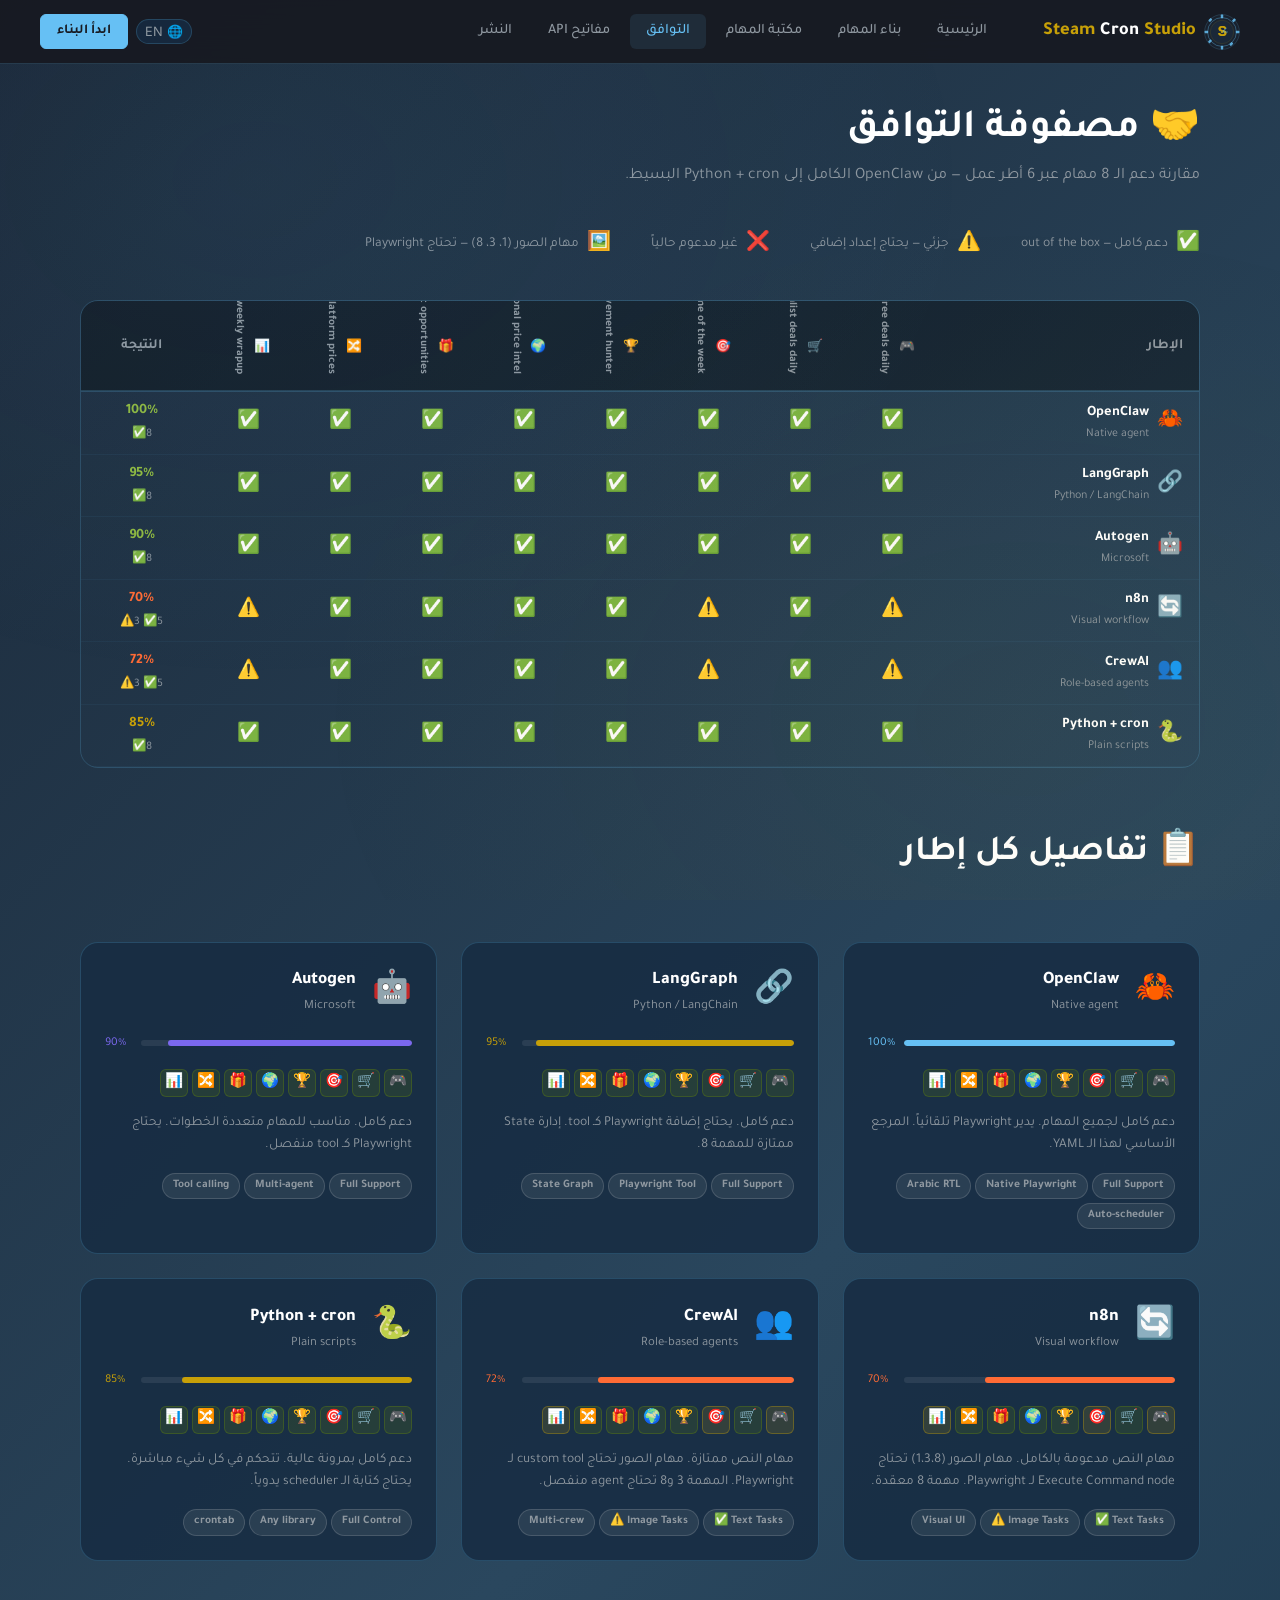
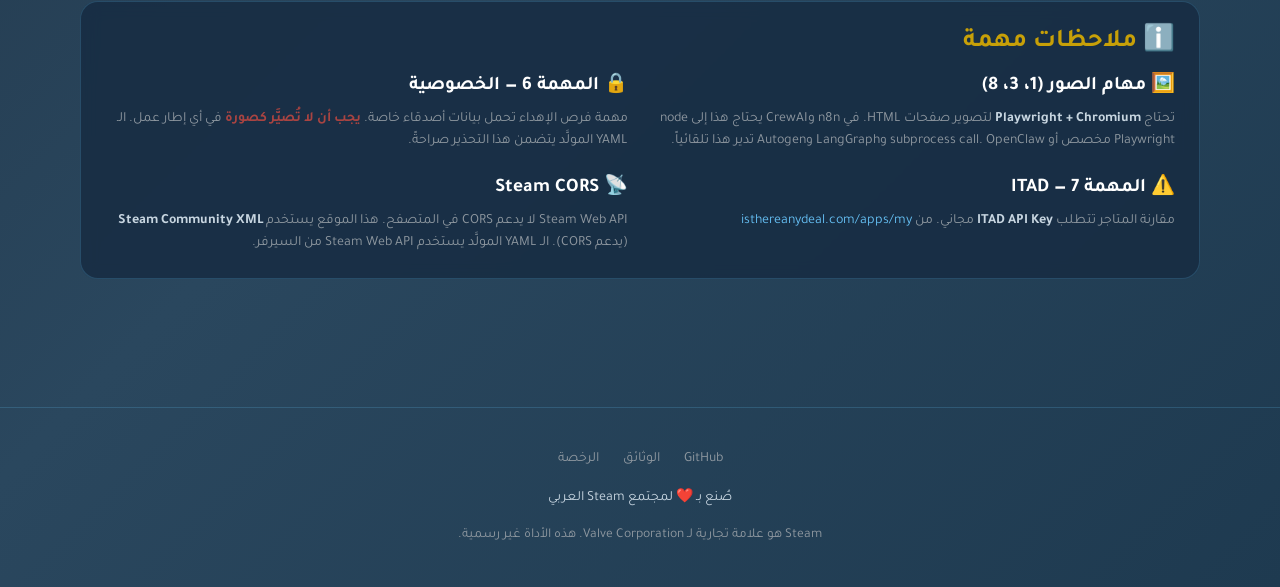
<file: pages/compatibility.html>
<!DOCTYPE html>
<html lang="ar" dir="rtl">
<head>
  <meta charset="UTF-8">
  <meta name="viewport" content="width=device-width, initial-scale=1.0">
  <title>مصفوفة التوافق — Steam Cron Studio</title>
  <link rel="icon" type="image/svg+xml" href="../assets/icons/favicon.svg">
  <link rel="preconnect" href="https://fonts.googleapis.com">
  <link rel="preconnect" href="https://fonts.gstatic.com" crossorigin>
  <link href="https://fonts.googleapis.com/css2?family=Tajawal:wght@400;500;700;800&family=Amiri:wght@400;700&family=Inter:wght@400;600;800&family=JetBrains+Mono:wght@400;500&display=swap" rel="stylesheet">
  <link rel="stylesheet" href="../css/steam-theme.css?v=20260508b">
  <link rel="stylesheet" href="../css/components.css">
  <style>
    .compat-main { padding: calc(var(--nav-height) + var(--space-xl)) var(--space-xl) var(--space-2xl); max-width: 1200px; margin: 0 auto; }

    /* Matrix Table */
    .matrix-wrap { overflow-x: auto; border-radius: var(--radius-lg); border: 1px solid var(--border-card); }
    .matrix-table { width: 100%; border-collapse: collapse; font-size: 0.875rem; min-width: 800px; }

    .matrix-table th {
      padding: var(--space-sm) var(--space-md);
      background: rgba(0,0,0,0.35);
      color: var(--text-secondary); font-weight: 600;
      border-bottom: 2px solid var(--border-card);
      text-align: center; white-space: nowrap;
    }
    .matrix-table th.fw-col { text-align: start; min-width: 160px; }
    .matrix-table th.task-header { writing-mode: vertical-rl; height: 90px; padding: var(--space-md) var(--space-sm); font-size: 0.8rem; }
    body.lang-en .matrix-table th.task-header { writing-mode: horizontal-tb; height: auto; }

    .matrix-table td { padding: var(--space-sm) var(--space-md); border-bottom: 1px solid rgba(102,192,244,0.05); text-align: center; transition: background var(--transition-fast); }
    .matrix-table tr:hover td { background: rgba(102,192,244,0.03); }
    .matrix-table td.fw-name { text-align: start; }

    .fw-cell { display: flex; align-items: center; gap: var(--space-sm); }
    .fw-icon { font-size: 1.3rem; flex-shrink: 0; }
    .fw-info { }
    .fw-title { font-weight: 700; color: var(--text-white); font-size: 0.9rem; }
    .fw-sub   { font-size: 0.75rem; color: var(--text-secondary); }

    .compat-icon { font-size: 1.15rem; cursor: help; }

    /* Legend */
    .legend { display: flex; gap: var(--space-xl); flex-wrap: wrap; margin-bottom: var(--space-xl); }
    .legend-item { display: flex; align-items: center; gap: var(--space-sm); font-size: 0.85rem; color: var(--text-secondary); }
    .legend-icon { font-size: 1.2rem; }

    /* Framework detail cards */
    .fw-cards { display: grid; grid-template-columns: repeat(3, 1fr); gap: var(--space-lg); margin-top: var(--space-2xl); }
    @media(max-width:900px){ .fw-cards { grid-template-columns: repeat(2,1fr); } }
    @media(max-width:600px){ .fw-cards { grid-template-columns: 1fr; } }

    .fw-card { background: var(--bg-card); border: 1px solid var(--border-card); border-radius: var(--radius-lg); padding: var(--space-lg); transition: all var(--transition-base); }
    .fw-card:hover { border-color: rgba(102,192,244,0.3); transform: translateY(-2px); }
    .fw-card-header { display: flex; align-items: center; gap: var(--space-md); margin-bottom: var(--space-md); }
    .fw-card-icon { font-size: 2rem; }
    .fw-card-name { font-size: 1.1rem; font-weight: 800; color: var(--text-white); }
    .fw-card-score { font-size: 0.8rem; color: var(--text-secondary); margin-top: 2px; }
    .fw-notes { font-size: 0.85rem; color: var(--text-secondary); line-height: 1.6; }
    .fw-notes b { color: var(--text-primary); }
    .fw-badge-row { display: flex; flex-wrap: wrap; gap: 4px; margin-top: var(--space-sm); }

    /* Score bar */
    .score-bar { display: flex; align-items: center; gap: var(--space-sm); margin-top: var(--space-sm); }
    .score-track { flex: 1; height: 6px; background: rgba(255,255,255,0.08); border-radius: 3px; overflow: hidden; }
    .score-fill { height: 100%; border-radius: 3px; transition: width 0.6s ease; }
    .score-label { font-size: 0.75rem; color: var(--text-secondary); min-width: 28px; text-align: end; }

    /* Task icon strip */
    .task-strip { display: flex; gap: 4px; flex-wrap: wrap; margin-top: var(--space-sm); }
    .task-dot { width: 28px; height: 28px; border-radius: 6px; display: flex; align-items: center; justify-content: center; font-size: 0.9rem; border: 1px solid transparent; }
    .task-dot.full    { background: rgba(92,126,16,0.2);    border-color: rgba(92,126,16,0.4); }
    .task-dot.partial { background: rgba(199,160,8,0.15);   border-color: rgba(199,160,8,0.35); }
    .task-dot.none    { background: rgba(143,152,160,0.08); border-color: rgba(143,152,160,0.2); opacity:0.5; }
  </style>
</head>
<body>
<nav class="nav" id="nav-host"></nav>

<main class="compat-main">
  <div style="margin-bottom:var(--space-xl)">
    <h1 style="font-size:clamp(1.8rem,4vw,2.5rem)">🤝 مصفوفة التوافق</h1>
    <p style="color:var(--text-secondary);margin-top:var(--space-sm)">
      مقارنة دعم الـ 8 مهام عبر 6 أطر عمل — من OpenClaw الكامل إلى Python + cron البسيط.
    </p>
  </div>

  <!-- Legend -->
  <div class="legend">
    <div class="legend-item"><span class="legend-icon">✅</span> دعم كامل — out of the box</div>
    <div class="legend-item"><span class="legend-icon">⚠️</span> جزئي — يحتاج إعداد إضافي</div>
    <div class="legend-item"><span class="legend-icon">❌</span> غير مدعوم حالياً</div>
    <div class="legend-item"><span class="legend-icon">🖼️</span> مهام الصور (1، 3، 8) — تحتاج Playwright</div>
  </div>

  <!-- Matrix Table -->
  <div class="matrix-wrap">
    <table class="matrix-table" id="matrix-table">
      <!-- Injected by JS -->
    </table>
  </div>

  <!-- Framework Detail Cards -->
  <h2 style="margin-top:var(--space-2xl);margin-bottom:var(--space-lg)">📋 تفاصيل كل إطار</h2>
  <div class="fw-cards" id="fw-cards">
    <!-- Injected by JS -->
  </div>

  <!-- Notes section -->
  <div class="card" style="margin-top:var(--space-xl)">
    <h3 class="text-gold mb-md">ℹ️ ملاحظات مهمة</h3>
    <div style="display:grid;grid-template-columns:1fr 1fr;gap:var(--space-lg)">
      <div>
        <h4 style="color:var(--text-white);margin-bottom:var(--space-sm)">🖼️ مهام الصور (1، 3، 8)</h4>
        <p style="font-size:0.875rem;color:var(--text-secondary)">
          تحتاج <b style="color:var(--text-primary)">Playwright + Chromium</b> لتصوير صفحات HTML.
          في n8n وCrewAI يحتاج هذا إلى node Playwright مخصص أو subprocess call.
          OpenClaw وLangGraph وAutogen تدير هذا تلقائياً.
        </p>
      </div>
      <div>
        <h4 style="color:var(--text-white);margin-bottom:var(--space-sm)">🔒 المهمة 6 — الخصوصية</h4>
        <p style="font-size:0.875rem;color:var(--text-secondary)">
          مهمة فرص الإهداء تحمل بيانات أصدقاء خاصة.
          <b style="color:var(--accent-red)">يجب أن لا تُصيَّر كصورة</b> في أي إطار عمل.
          الـ YAML المولَّد يتضمن هذا التحذير صراحةً.
        </p>
      </div>
      <div>
        <h4 style="color:var(--text-white);margin-bottom:var(--space-sm)">⚠️ المهمة 7 — ITAD</h4>
        <p style="font-size:0.875rem;color:var(--text-secondary)">
          مقارنة المتاجر تتطلب <b style="color:var(--text-primary)">ITAD API Key</b> مجاني.
          من <a href="https://isthereanydeal.com/apps/my/" target="_blank" rel="noopener">isthereanydeal.com/apps/my</a>
        </p>
      </div>
      <div>
        <h4 style="color:var(--text-white);margin-bottom:var(--space-sm)">📡 Steam CORS</h4>
        <p style="font-size:0.875rem;color:var(--text-secondary)">
          Steam Web API لا يدعم CORS في المتصفح.
          هذا الموقع يستخدم <b style="color:var(--text-primary)">Steam Community XML</b>
          (يدعم CORS). الـ YAML المولَّد يستخدم Steam Web API من السيرفر.
        </p>
      </div>
    </div>
  </div>
</main>

<footer class="footer" id="footer-host"></footer>

<script type="module">
import { initPage, getLang } from '../js/app.js?v=20260508b';
import { TASKS_REGISTRY }   from '../js/tasks-registry.js';
import { t } from '../js/i18n.js?v=20260508b';

initPage('compat');

// ── Data ─────────────────────────────────────────────────────────
const FRAMEWORKS = [
  {
    id: 'openclaw', icon: '🦀', name: 'OpenClaw', sub: 'Native agent',
    score: 100, color: '#66c0f4',
    notes: 'دعم كامل لجميع المهام. يدير Playwright تلقائياً. المرجع الأساسي لهذا الـ YAML.',
    badges: ['Full Support', 'Native Playwright', 'Arabic RTL', 'Auto-scheduler'],
    compat: [1,1,1,1,1,1,1,1], // 1=full, 0.5=partial, 0=none
  },
  {
    id: 'langgraph', icon: '🔗', name: 'LangGraph', sub: 'Python / LangChain',
    score: 95, color: '#c7a008',
    notes: 'دعم كامل. يحتاج إضافة Playwright كـ tool. إدارة State ممتازة للمهمة 8.',
    badges: ['Full Support', 'Playwright Tool', 'State Graph'],
    compat: [1,1,1,1,1,1,1,1],
  },
  {
    id: 'autogen', icon: '🤖', name: 'Autogen', sub: 'Microsoft',
    score: 90, color: '#7b68ee',
    notes: 'دعم كامل. مناسب للمهام متعددة الخطوات. يحتاج Playwright كـ tool منفصل.',
    badges: ['Full Support', 'Multi-agent', 'Tool calling'],
    compat: [1,1,1,1,1,1,1,1],
  },
  {
    id: 'n8n', icon: '🔄', name: 'n8n', sub: 'Visual workflow',
    score: 70, color: '#ff6b35',
    notes: 'مهام النص مدعومة بالكامل. مهام الصور (1،3،8) تحتاج Execute Command node لـ Playwright. مهمة 8 معقدة.',
    badges: ['Text Tasks ✅', 'Image Tasks ⚠️', 'Visual UI'],
    compat: [0.5,1,0.5,1,1,1,1,0.5],
  },
  {
    id: 'crewai', icon: '👥', name: 'CrewAI', sub: 'Role-based agents',
    score: 72, color: '#5c7e10',
    notes: 'مهام النص ممتازة. مهام الصور تحتاج custom tool لـ Playwright. المهمة 3 و8 تحتاج agent منفصل.',
    badges: ['Text Tasks ✅', 'Image Tasks ⚠️', 'Multi-crew'],
    compat: [0.5,1,0.5,1,1,1,1,0.5],
  },
  {
    id: 'python_cron', icon: '🐍', name: 'Python + cron', sub: 'Plain scripts',
    score: 85, color: '#8fb940',
    notes: 'دعم كامل بمرونة عالية. تتحكم في كل شيء مباشرة. يحتاج كتابة الـ scheduler يدوياً.',
    badges: ['Full Control', 'Any library', 'crontab'],
    compat: [1,1,1,1,1,1,1,1],
  },
];

const COMPAT_ICONS = { 1: '✅', 0.5: '⚠️', 0: '❌' };
const COMPAT_TIPS  = {
  1:   'دعم كامل — يعمل مباشرةً',
  0.5: 'جزئي — يحتاج إعداد إضافي',
  0:   'غير مدعوم',
};

// ── Build Matrix ──────────────────────────────────────────────
function buildMatrix() {
  const lang  = getLang();
  const table = document.getElementById('matrix-table');

  // Header row
  const taskHeaders = TASKS_REGISTRY.map(task =>
    `<th class="task-header" title="${task.name[lang] || task.name.ar}">
       ${task.icon}<br><span style="font-size:0.72rem">${task.id.replace('steam_','').replace(/_/g,' ')}</span>
     </th>`
  ).join('');

  let html = `<thead><tr>
    <th class="fw-col">الإطار</th>
    ${taskHeaders}
    <th>النتيجة</th>
  </tr></thead><tbody>`;

  for (const fw of FRAMEWORKS) {
    const cells = fw.compat.map((c, i) => {
      const task = TASKS_REGISTRY[i];
      const icon = COMPAT_ICONS[c];
      const tip  = COMPAT_TIPS[c];
      return `<td><span class="compat-icon" title="${task.name.ar} — ${tip}">${icon}</span></td>`;
    }).join('');

    const full    = fw.compat.filter(c => c === 1).length;
    const partial = fw.compat.filter(c => c === 0.5).length;
    const scoreColor = fw.score >= 90 ? '#8fb940' : fw.score >= 75 ? '#c7a008' : '#ff6b35';

    html += `<tr>
      <td class="fw-name">
        <div class="fw-cell">
          <span class="fw-icon">${fw.icon}</span>
          <div class="fw-info">
            <div class="fw-title">${fw.name}</div>
            <div class="fw-sub">${fw.sub}</div>
          </div>
        </div>
      </td>
      ${cells}
      <td>
        <span style="color:${scoreColor};font-weight:700;font-size:0.9rem">${fw.score}%</span><br>
        <span style="font-size:0.72rem;color:var(--text-secondary)">${full}✅ ${partial>0?partial+'⚠️':''}</span>
      </td>
    </tr>`;
  }

  html += '</tbody>';
  table.innerHTML = html;
}

// ── Build FW Cards ────────────────────────────────────────────
function buildCards() {
  const container = document.getElementById('fw-cards');
  const lang      = getLang();

  container.innerHTML = FRAMEWORKS.map(fw => {
    const scoreColor = fw.score >= 90 ? fw.color : fw.score >= 75 ? '#c7a008' : '#ff6b35';
    const taskDots   = fw.compat.map((c, i) => {
      const task  = TASKS_REGISTRY[i];
      const cls   = c === 1 ? 'full' : c === 0.5 ? 'partial' : 'none';
      return `<div class="task-dot ${cls}" title="${task.name.ar}">${task.icon}</div>`;
    }).join('');

    return `<div class="fw-card">
      <div class="fw-card-header">
        <span class="fw-card-icon">${fw.icon}</span>
        <div>
          <div class="fw-card-name">${fw.name}</div>
          <div class="fw-card-score">${fw.sub}</div>
        </div>
      </div>
      <div class="score-bar">
        <div class="score-track">
          <div class="score-fill" style="width:${fw.score}%;background:${scoreColor}"></div>
        </div>
        <div class="score-label" style="color:${scoreColor}">${fw.score}%</div>
      </div>
      <div class="task-strip" style="margin-top:var(--space-md)">${taskDots}</div>
      <p class="fw-notes" style="margin-top:var(--space-md)">${fw.notes}</p>
      <div class="fw-badge-row">
        ${fw.badges.map(b => `<span class="badge badge-gray" style="font-size:0.72rem">${b}</span>`).join('')}
      </div>
    </div>`;
  }).join('');
}

buildMatrix();
buildCards();
document.addEventListener('state-changed', () => { buildMatrix(); buildCards(); });
</script>
</body>
</html>
</file>
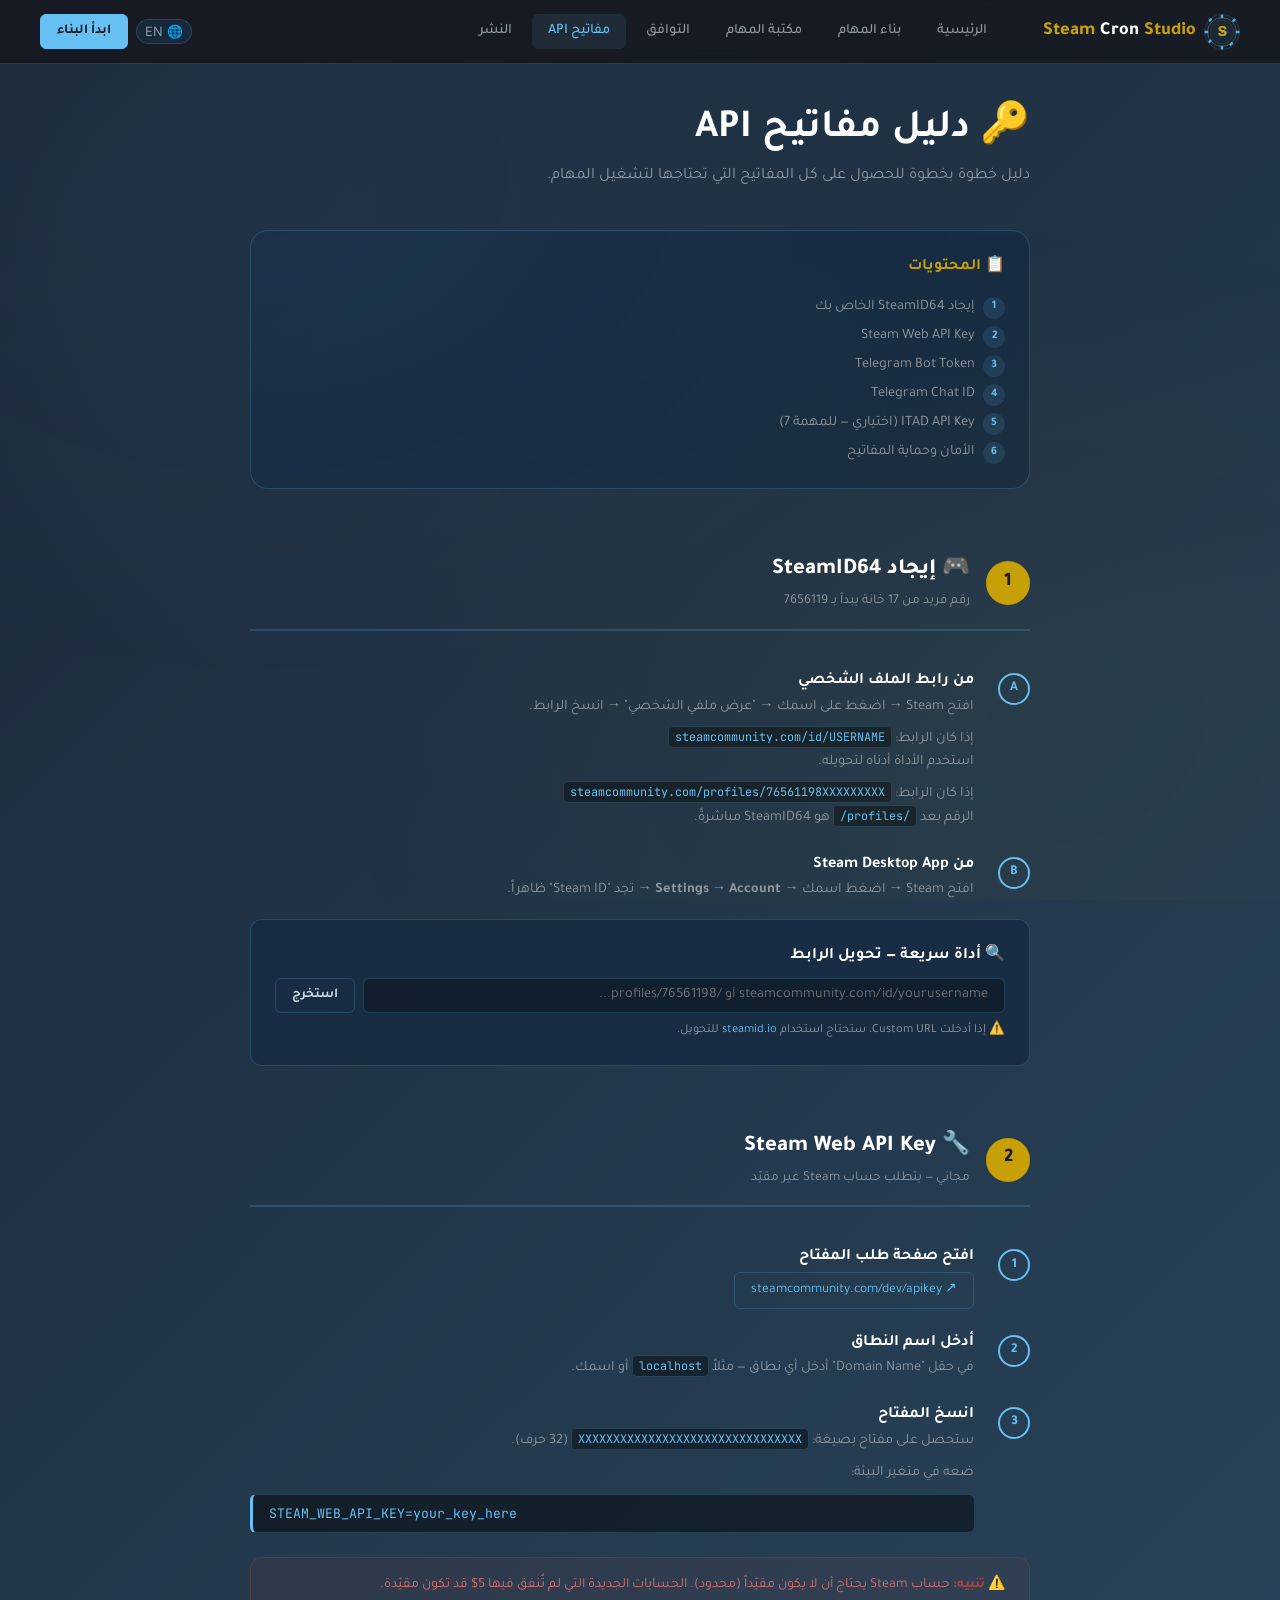
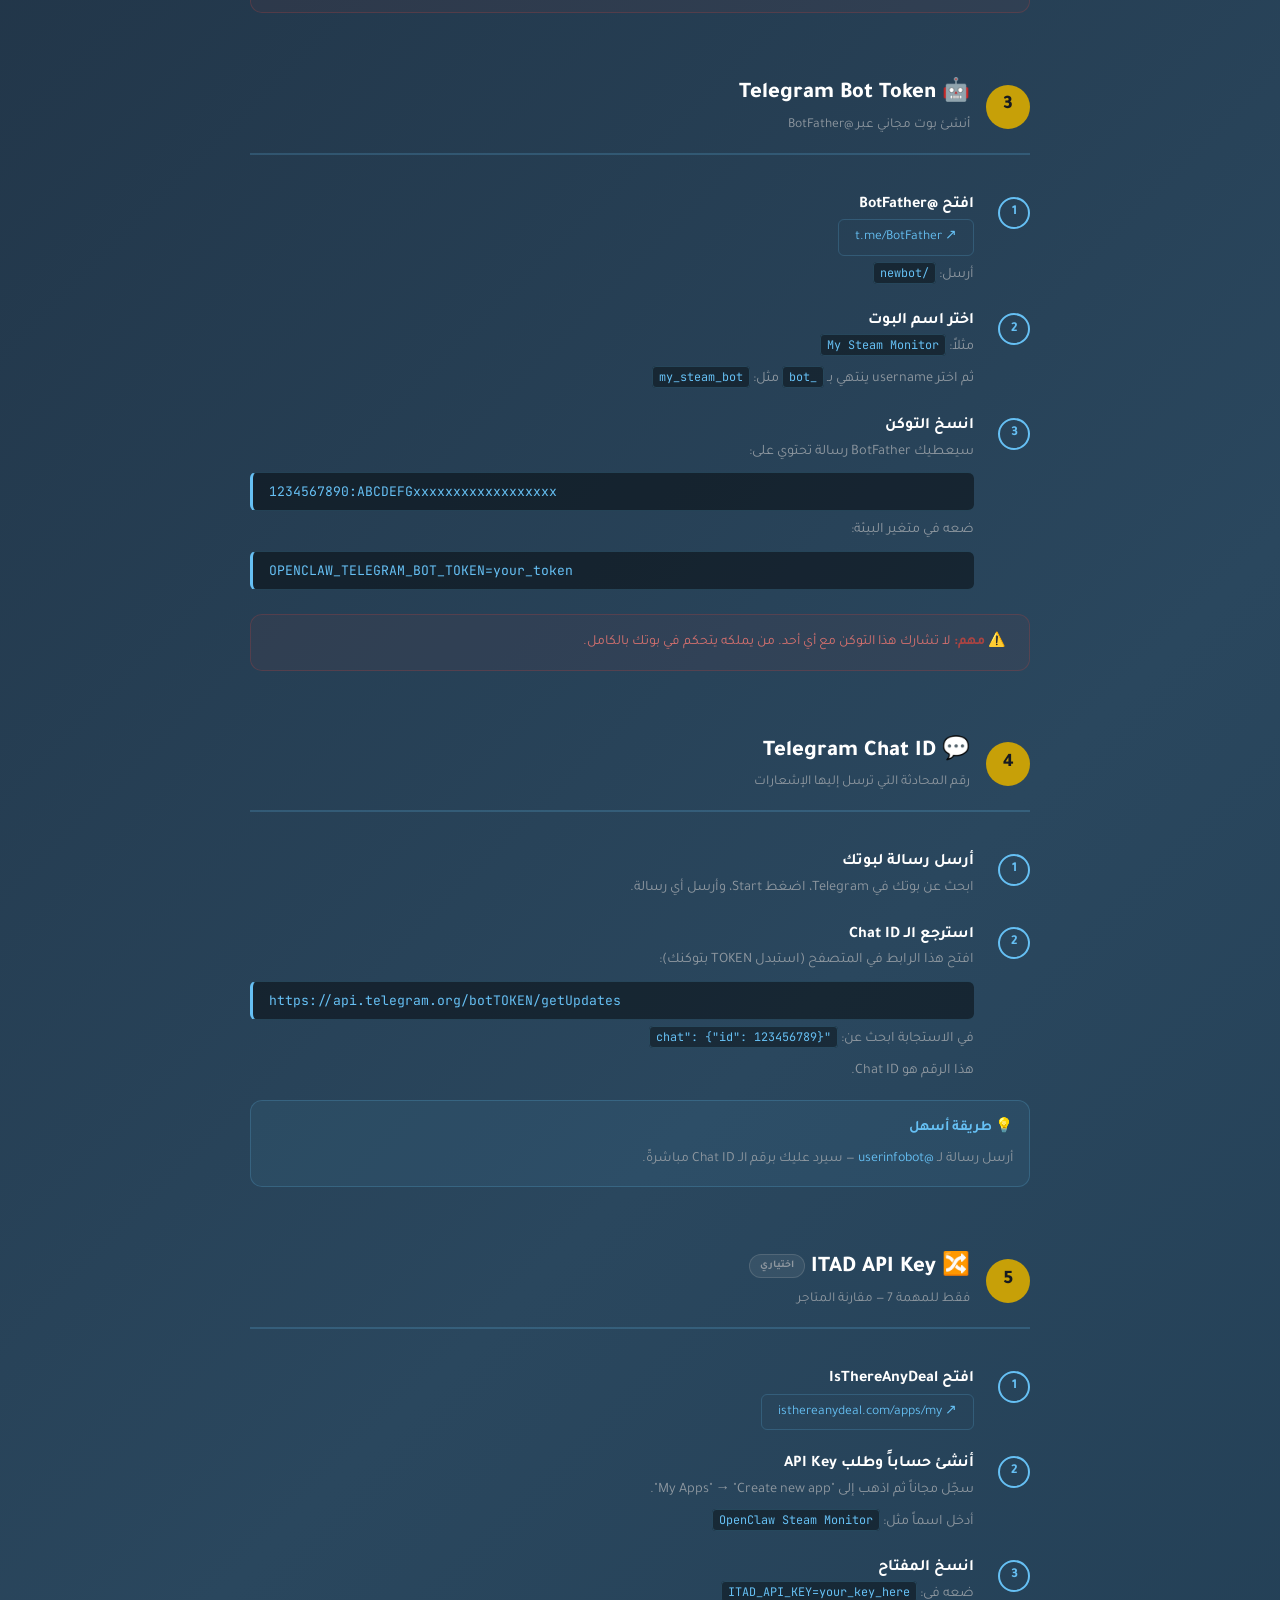
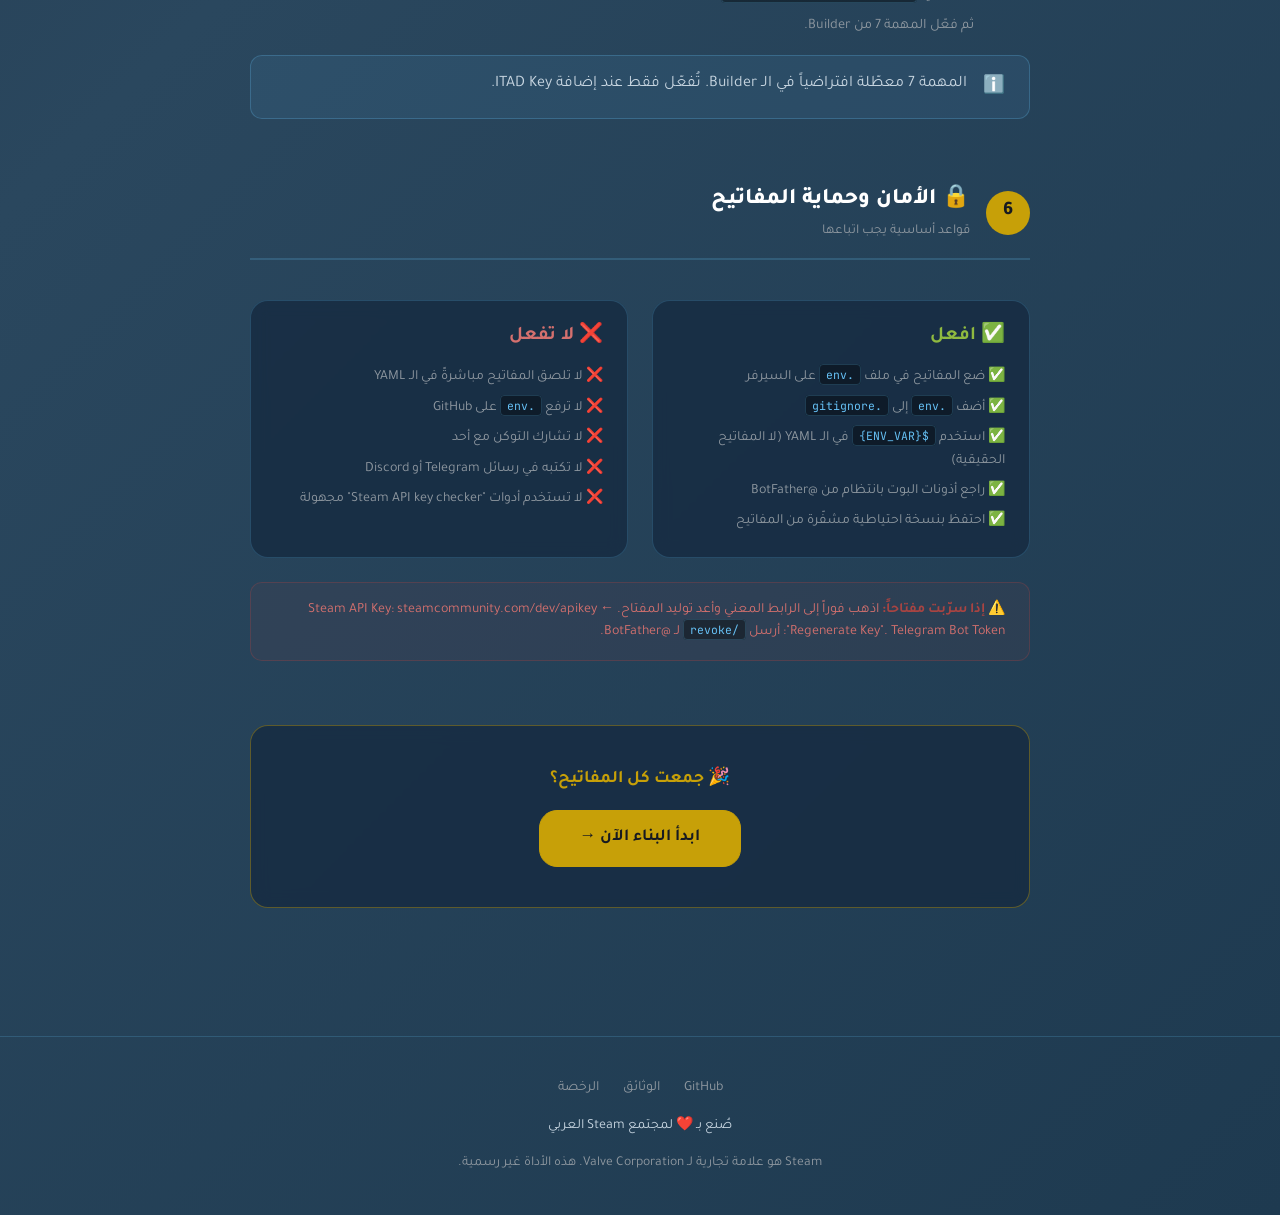
<file: pages/guide-api-keys.html>
<!DOCTYPE html>
<html lang="ar" dir="rtl">
<head>
  <meta charset="UTF-8">
  <meta name="viewport" content="width=device-width, initial-scale=1.0">
  <title>دليل مفاتيح API — Steam Cron Studio</title>
  <link rel="icon" type="image/svg+xml" href="../assets/icons/favicon.svg">
  <link rel="preconnect" href="https://fonts.googleapis.com">
  <link rel="preconnect" href="https://fonts.gstatic.com" crossorigin>
  <link href="https://fonts.googleapis.com/css2?family=Tajawal:wght@400;500;700;800&family=Amiri:wght@400;700&family=Inter:wght@400;600;800&family=JetBrains+Mono:wght@400;500&display=swap" rel="stylesheet">
  <link rel="stylesheet" href="../css/steam-theme.css?v=20260508b">
  <link rel="stylesheet" href="../css/components.css">
  <style>
    .guide-main { padding: calc(var(--nav-height) + var(--space-xl)) var(--space-xl) var(--space-2xl); max-width: 860px; margin: 0 auto; }

    /* TOC */
    .toc { background: var(--bg-card); border: 1px solid var(--border-card); border-radius: var(--radius-lg); padding: var(--space-lg); margin-bottom: var(--space-2xl); }
    .toc-title { font-weight: 700; color: var(--accent-gold); margin-bottom: var(--space-md); }
    .toc-list { list-style: none; display: flex; flex-direction: column; gap: 6px; }
    .toc-list li a { color: var(--text-secondary); font-size: 0.9rem; display: flex; align-items: center; gap: var(--space-sm); transition: color var(--transition-fast); }
    .toc-list li a:hover { color: var(--accent-blue); }
    .toc-num { width: 22px; height: 22px; border-radius: 50%; background: rgba(102,192,244,0.12); color: var(--accent-blue); font-size: 0.72rem; font-weight: 700; display: flex; align-items: center; justify-content: center; flex-shrink: 0; }

    /* Guide sections */
    .guide-section { margin-bottom: var(--space-2xl); scroll-margin-top: calc(var(--nav-height) + var(--space-lg)); }
    .guide-section-header { display: flex; align-items: center; gap: var(--space-md); margin-bottom: var(--space-xl); padding-bottom: var(--space-md); border-bottom: 2px solid var(--border-card); }
    .guide-section-num { width: 44px; height: 44px; border-radius: 50%; background: var(--accent-gold); color: var(--bg-deep); font-weight: 800; font-size: 1.2rem; display: flex; align-items: center; justify-content: center; flex-shrink: 0; }
    .guide-section-title { font-size: 1.4rem; font-weight: 800; color: var(--text-white); }
    .guide-section-sub { font-size: 0.85rem; color: var(--text-secondary); margin-top: 2px; }

    /* Steps */
    .steps-list { display: flex; flex-direction: column; gap: var(--space-lg); }
    .step-item { display: flex; gap: var(--space-lg); align-items: flex-start; }
    .step-dot { width: 32px; height: 32px; border-radius: 50%; border: 2px solid var(--accent-blue); color: var(--accent-blue); font-weight: 700; font-size: 0.85rem; display: flex; align-items: center; justify-content: center; flex-shrink: 0; margin-top: 2px; }
    .step-content { flex: 1; min-width: 0; }
    .step-content h4 { color: var(--text-white); font-size: 1rem; margin-bottom: var(--space-xs); }
    .step-content p  { font-size: 0.9rem; color: var(--text-secondary); margin-bottom: var(--space-sm); line-height: 1.65; }
    .step-content p:last-child { margin-bottom: 0; }

    /* Inline code */
    .ic {
      background: rgba(0,0,0,0.4);
      border: 1px solid var(--border-card);
      border-radius: 4px;
      padding: 2px 6px;
      font-family: var(--font-mono);
      font-size: 0.82em;
      color: var(--accent-blue);
      word-break: break-all;
      overflow-wrap: anywhere;
    }

    /* Block code — for long URLs that must be their own line */
    .ic-block {
      display: block;
      background: rgba(0,0,0,0.45);
      border: 1px solid var(--border-card);
      border-right: 3px solid var(--accent-blue);
      border-radius: var(--radius-sm);
      padding: var(--space-sm) var(--space-md);
      font-family: var(--font-mono);
      font-size: 0.82rem;
      color: var(--accent-blue);
      overflow-x: auto;
      white-space: nowrap;
      max-width: 100%;
      box-sizing: border-box;
      margin: var(--space-sm) 0;
      -webkit-overflow-scrolling: touch;
      direction: ltr;
      text-align: left;
      scrollbar-width: thin;
      scrollbar-color: rgba(102,192,244,0.3) transparent;
    }
    .ic-block::-webkit-scrollbar { height: 4px; }
    .ic-block::-webkit-scrollbar-track { background: transparent; }
    .ic-block::-webkit-scrollbar-thumb { background: rgba(102,192,244,0.35); border-radius: 2px; }
    body[dir="rtl"] .ic-block { border-right: none; border-left: 3px solid var(--accent-blue); }

    @media(max-width:640px){
      .guide-main { padding: calc(var(--nav-height) + var(--space-md)) var(--space-md) var(--space-xl); }
      .ic { word-break: break-all; overflow-wrap: anywhere; }
      .ic-block { font-size: 0.75rem; padding: var(--space-xs) var(--space-sm); }
      .steamid-row { flex-direction: column; }
      .steamid-row .btn { width: 100%; }
      .guide-main .grid-2 { grid-template-columns: 1fr !important; }
      .guide-section-title { font-size: 1.1rem; }
      .warn-box { font-size: 0.82rem; }
    }

    /* Link button */
    .link-btn { display: inline-flex; align-items: center; gap: 6px; padding: 6px var(--space-md); border: 1px solid var(--border-card); border-radius: var(--radius-sm); color: var(--accent-blue); font-size: 0.85rem; transition: all var(--transition-fast); }
    .link-btn:hover { border-color: var(--accent-blue); background: rgba(102,192,244,0.08); color: var(--accent-blue); }

    /* Warning box */
    .warn-box { background: rgba(169,68,66,0.08); border: 1px solid rgba(169,68,66,0.3); border-radius: var(--radius-md); padding: var(--space-md) var(--space-lg); margin-top: var(--space-md); font-size: 0.875rem; color: #d4706e; }
    .warn-box b { color: var(--accent-red); }

    /* Telegram chat ID finder */
    .chat-id-tip { background: rgba(102,192,244,0.06); border: 1px solid rgba(102,192,244,0.2); border-radius: var(--radius-md); padding: var(--space-md); margin-top: var(--space-md); }
    .chat-id-tip-title { font-weight: 700; color: var(--accent-blue); margin-bottom: var(--space-sm); font-size: 0.9rem; }

    /* SteamID finder tool */
    .steamid-tool { background: var(--bg-card); border: 1px solid var(--border-card); border-radius: var(--radius-md); padding: var(--space-lg); margin-top: var(--space-md); }
    .steamid-row  { display: flex; gap: var(--space-sm); margin-bottom: var(--space-sm); }
    .steamid-in   { flex: 1; padding: 8px var(--space-md); background: rgba(0,0,0,0.3); border: 1px solid var(--border-card); border-radius: var(--radius-sm); color: var(--text-white); font-family: var(--font-arabic); font-size: 0.9rem; outline: none; }
    .steamid-in:focus { border-color: var(--accent-blue); }
    .steamid-result { font-family: var(--font-mono); font-size: 1rem; color: var(--accent-blue); padding: var(--space-sm) var(--space-md); background: rgba(0,0,0,0.3); border-radius: var(--radius-sm); border: 1px solid var(--border-card); display: none; word-break: break-all; }
  </style>
</head>
<body>
<nav class="nav" id="nav-host"></nav>

<main class="guide-main">
  <div style="margin-bottom:var(--space-xl)">
    <h1 style="font-size:clamp(1.8rem,4vw,2.5rem)">🔑 دليل مفاتيح API</h1>
    <p style="color:var(--text-secondary);margin-top:var(--space-sm)">دليل خطوة بخطوة للحصول على كل المفاتيح التي تحتاجها لتشغيل المهام.</p>
  </div>

  <!-- TOC -->
  <div class="toc">
    <div class="toc-title">📋 المحتويات</div>
    <ul class="toc-list">
      <li><a href="#steam-id"><span class="toc-num">1</span> إيجاد SteamID64 الخاص بك</a></li>
      <li><a href="#steam-api"><span class="toc-num">2</span> Steam Web API Key</a></li>
      <li><a href="#telegram-bot"><span class="toc-num">3</span> Telegram Bot Token</a></li>
      <li><a href="#telegram-chat"><span class="toc-num">4</span> Telegram Chat ID</a></li>
      <li><a href="#itad"><span class="toc-num">5</span> ITAD API Key (اختياري — للمهمة 7)</a></li>
      <li><a href="#security"><span class="toc-num">6</span> الأمان وحماية المفاتيح</a></li>
    </ul>
  </div>

  <!-- Section 1: Steam ID -->
  <div class="guide-section" id="steam-id">
    <div class="guide-section-header">
      <div class="guide-section-num">1</div>
      <div>
        <div class="guide-section-title">🎮 إيجاد SteamID64</div>
        <div class="guide-section-sub">رقم فريد من 17 خانة يبدأ بـ 7656119</div>
      </div>
    </div>

    <div class="steps-list">
      <div class="step-item">
        <div class="step-dot">A</div>
        <div class="step-content">
          <h4>من رابط الملف الشخصي</h4>
          <p>افتح Steam → اضغط على اسمك → "عرض ملفي الشخصي" → انسخ الرابط.</p>
          <p>إذا كان الرابط: <span class="ic">steamcommunity.com/id/USERNAME</span><br>
          استخدم الأداة أدناه لتحويله.</p>
          <p>إذا كان الرابط: <span class="ic">steamcommunity.com/profiles/76561198XXXXXXXXX</span><br>
          الرقم بعد <span class="ic">/profiles/</span> هو SteamID64 مباشرةً.</p>
        </div>
      </div>
      <div class="step-item">
        <div class="step-dot">B</div>
        <div class="step-content">
          <h4>من Steam Desktop App</h4>
          <p>افتح Steam → اضغط اسمك → <b>Settings</b> → <b>Account</b> → تجد "Steam ID" ظاهراً.</p>
        </div>
      </div>
    </div>

    <!-- Quick finder tool -->
    <div class="steamid-tool">
      <div style="font-weight:700;color:var(--text-white);margin-bottom:var(--space-sm)">🔍 أداة سريعة — تحويل الرابط</div>
      <div class="steamid-row">
        <input type="text" class="steamid-in" id="profile-url-input" placeholder="steamcommunity.com/id/yourusername أو /profiles/76561198...">
        <button class="btn btn-ghost btn-sm" id="extract-btn">استخرج</button>
      </div>
      <div class="steamid-result" id="extracted-id"></div>
      <p style="font-size:0.78rem;color:var(--text-secondary);margin-top:var(--space-sm)">⚠️ إذا أدخلت Custom URL، ستحتاج استخدام <a href="https://steamid.io" target="_blank" rel="noopener">steamid.io</a> للتحويل.</p>
    </div>
  </div>

  <!-- Section 2: Steam API Key -->
  <div class="guide-section" id="steam-api">
    <div class="guide-section-header">
      <div class="guide-section-num">2</div>
      <div>
        <div class="guide-section-title">🔧 Steam Web API Key</div>
        <div class="guide-section-sub">مجاني — يتطلب حساب Steam غير مقيّد</div>
      </div>
    </div>

    <div class="steps-list">
      <div class="step-item">
        <div class="step-dot">1</div>
        <div class="step-content">
          <h4>افتح صفحة طلب المفتاح</h4>
          <p><a class="link-btn" href="https://steamcommunity.com/dev/apikey" target="_blank" rel="noopener">↗ steamcommunity.com/dev/apikey</a></p>
        </div>
      </div>
      <div class="step-item">
        <div class="step-dot">2</div>
        <div class="step-content">
          <h4>أدخل اسم النطاق</h4>
          <p>في حقل "Domain Name" أدخل أي نطاق — مثلاً <span class="ic">localhost</span> أو اسمك.</p>
        </div>
      </div>
      <div class="step-item">
        <div class="step-dot">3</div>
        <div class="step-content">
          <h4>انسخ المفتاح</h4>
          <p>ستحصل على مفتاح بصيغة: <span class="ic">XXXXXXXXXXXXXXXXXXXXXXXXXXXXXXXX</span> (32 حرف).</p>
          <p>ضعه في متغير البيئة:</p>
          <div class="ic-block">STEAM_WEB_API_KEY=your_key_here</div>
        </div>
      </div>
    </div>
    <div class="warn-box"><b>⚠️ تنبيه:</b> حساب Steam يحتاج أن لا يكون مقيّداً (محدود). الحسابات الجديدة التي لم تُنفق فيها 5$ قد تكون مقيّدة.</div>
  </div>

  <!-- Section 3: Telegram Bot -->
  <div class="guide-section" id="telegram-bot">
    <div class="guide-section-header">
      <div class="guide-section-num">3</div>
      <div>
        <div class="guide-section-title">🤖 Telegram Bot Token</div>
        <div class="guide-section-sub">أنشئ بوت مجاني عبر @BotFather</div>
      </div>
    </div>

    <div class="steps-list">
      <div class="step-item">
        <div class="step-dot">1</div>
        <div class="step-content">
          <h4>افتح @BotFather</h4>
          <p><a class="link-btn" href="https://t.me/BotFather" target="_blank" rel="noopener">↗ t.me/BotFather</a></p>
          <p>أرسل: <span class="ic">/newbot</span></p>
        </div>
      </div>
      <div class="step-item">
        <div class="step-dot">2</div>
        <div class="step-content">
          <h4>اختر اسم البوت</h4>
          <p>مثلاً: <span class="ic">My Steam Monitor</span></p>
          <p>ثم اختر username ينتهي بـ <span class="ic">_bot</span> مثل: <span class="ic">my_steam_bot</span></p>
        </div>
      </div>
      <div class="step-item">
        <div class="step-dot">3</div>
        <div class="step-content">
          <h4>انسخ التوكن</h4>
          <p>سيعطيك BotFather رسالة تحتوي على:</p>
          <div class="ic-block">1234567890:ABCDEFGxxxxxxxxxxxxxxxxxx</div>
          <p>ضعه في متغير البيئة:</p>
          <div class="ic-block">OPENCLAW_TELEGRAM_BOT_TOKEN=your_token</div>
        </div>
      </div>
    </div>
    <div class="warn-box"><b>⚠️ مهم:</b> لا تشارك هذا التوكن مع أي أحد. من يملكه يتحكم في بوتك بالكامل.</div>
  </div>

  <!-- Section 4: Telegram Chat ID -->
  <div class="guide-section" id="telegram-chat">
    <div class="guide-section-header">
      <div class="guide-section-num">4</div>
      <div>
        <div class="guide-section-title">💬 Telegram Chat ID</div>
        <div class="guide-section-sub">رقم المحادثة التي ترسل إليها الإشعارات</div>
      </div>
    </div>

    <div class="steps-list">
      <div class="step-item">
        <div class="step-dot">1</div>
        <div class="step-content">
          <h4>أرسل رسالة لبوتك</h4>
          <p>ابحث عن بوتك في Telegram، اضغط Start، وأرسل أي رسالة.</p>
        </div>
      </div>
      <div class="step-item">
        <div class="step-dot">2</div>
        <div class="step-content">
          <h4>استرجع الـ Chat ID</h4>
          <p>افتح هذا الرابط في المتصفح (استبدل TOKEN بتوكنك):</p>
          <div class="ic-block">https://api.telegram.org/botTOKEN/getUpdates</div>
          <p>في الاستجابة ابحث عن: <span class="ic">"chat": {"id": 123456789}</span></p>
          <p>هذا الرقم هو Chat ID.</p>
        </div>
      </div>
    </div>

    <div class="chat-id-tip">
      <div class="chat-id-tip-title">💡 طريقة أسهل</div>
      <p style="font-size:0.875rem;color:var(--text-secondary);margin:0">
        أرسل رسالة لـ <a href="https://t.me/userinfobot" target="_blank" rel="noopener" style="color:var(--accent-blue)">@userinfobot</a> —
        سيرد عليك برقم الـ Chat ID مباشرةً.
      </p>
    </div>
  </div>

  <!-- Section 5: ITAD -->
  <div class="guide-section" id="itad">
    <div class="guide-section-header">
      <div class="guide-section-num">5</div>
      <div>
        <div class="guide-section-title">🔀 ITAD API Key <span class="badge badge-gray" style="font-size:0.65rem;vertical-align:middle">اختياري</span></div>
        <div class="guide-section-sub">فقط للمهمة 7 — مقارنة المتاجر</div>
      </div>
    </div>

    <div class="steps-list">
      <div class="step-item">
        <div class="step-dot">1</div>
        <div class="step-content">
          <h4>افتح IsThereAnyDeal</h4>
          <p><a class="link-btn" href="https://isthereanydeal.com/apps/my/" target="_blank" rel="noopener">↗ isthereanydeal.com/apps/my</a></p>
        </div>
      </div>
      <div class="step-item">
        <div class="step-dot">2</div>
        <div class="step-content">
          <h4>أنشئ حساباً وطلب API Key</h4>
          <p>سجّل مجاناً ثم اذهب إلى "My Apps" → "Create new app".</p>
          <p>أدخل اسماً مثل: <span class="ic">OpenClaw Steam Monitor</span></p>
        </div>
      </div>
      <div class="step-item">
        <div class="step-dot">3</div>
        <div class="step-content">
          <h4>انسخ المفتاح</h4>
          <p>ضعه في: <span class="ic">ITAD_API_KEY=your_key_here</span></p>
          <p>ثم فعّل المهمة 7 من Builder.</p>
        </div>
      </div>
    </div>
    <div class="alert alert-info" style="margin-top:var(--space-md)">
      <span class="alert-icon">ℹ️</span>
      <div class="alert-content">المهمة 7 معطّلة افتراضياً في الـ Builder. تُفعّل فقط عند إضافة ITAD Key.</div>
    </div>
  </div>

  <!-- Section 6: Security -->
  <div class="guide-section" id="security">
    <div class="guide-section-header">
      <div class="guide-section-num">6</div>
      <div>
        <div class="guide-section-title">🔒 الأمان وحماية المفاتيح</div>
        <div class="guide-section-sub">قواعد أساسية يجب اتباعها</div>
      </div>
    </div>

    <div class="grid grid-2" style="gap:var(--space-lg)">
      <div class="card">
        <h4 class="text-green mb-md">✅ افعل</h4>
        <ul style="list-style:none;display:flex;flex-direction:column;gap:8px;font-size:0.875rem;color:var(--text-secondary)">
          <li>✅ ضع المفاتيح في ملف <span class="ic">.env</span> على السيرفر</li>
          <li>✅ أضف <span class="ic">.env</span> إلى <span class="ic">.gitignore</span></li>
          <li>✅ استخدم <span class="ic">${ENV_VAR}</span> في الـ YAML (لا المفاتيح الحقيقية)</li>
          <li>✅ راجع أذونات البوت بانتظام من @BotFather</li>
          <li>✅ احتفظ بنسخة احتياطية مشفّرة من المفاتيح</li>
        </ul>
      </div>
      <div class="card">
        <h4 class="text-red mb-md">❌ لا تفعل</h4>
        <ul style="list-style:none;display:flex;flex-direction:column;gap:8px;font-size:0.875rem;color:var(--text-secondary)">
          <li>❌ لا تلصق المفاتيح مباشرةً في الـ YAML</li>
          <li>❌ لا ترفع <span class="ic">.env</span> على GitHub</li>
          <li>❌ لا تشارك التوكن مع أحد</li>
          <li>❌ لا تكتبه في رسائل Telegram أو Discord</li>
          <li>❌ لا تستخدم أدوات "Steam API key checker" مجهولة</li>
        </ul>
      </div>
    </div>

    <div class="warn-box" style="margin-top:var(--space-lg)">
      <b>⚠️ إذا سرّبت مفتاحاً:</b> اذهب فوراً إلى الرابط المعني وأعد توليد المفتاح.
      Steam API Key: <a href="https://steamcommunity.com/dev/apikey" target="_blank" rel="noopener" style="color:#d4706e">steamcommunity.com/dev/apikey</a> ← "Regenerate Key".
      Telegram Bot Token: أرسل <span class="ic">/revoke</span> لـ @BotFather.
    </div>
  </div>

  <!-- CTA -->
  <div class="card card-gold text-center" style="margin-top:var(--space-xl);padding:var(--space-xl)">
    <p style="color:var(--accent-gold);font-weight:700;font-size:1.1rem;margin-bottom:var(--space-md)">🎉 جمعت كل المفاتيح؟</p>
    <a href="builder.html" class="btn btn-gold btn-lg">ابدأ البناء الآن →</a>
  </div>
</main>

<footer class="footer" id="footer-host"></footer>

<script type="module">
import { initPage } from '../js/app.js?v=20260508b';
initPage('guide-api');

// Steam ID extractor tool
document.getElementById('extract-btn').addEventListener('click', () => {
  const input  = document.getElementById('profile-url-input').value.trim();
  const result = document.getElementById('extracted-id');

  // Match /profiles/STEAMID64
  const m = input.match(/\/profiles\/(\d{17})/);
  if (m) {
    result.style.display = 'block';
    result.innerHTML = `✅ SteamID64: <b>${m[1]}</b> <button class="btn btn-ghost btn-sm" onclick="navigator.clipboard.writeText('${m[1]}').then(()=>this.textContent='✓')" style="margin-right:8px">نسخ</button>`;
    return;
  }

  // Match /id/username — extract username only
  const m2 = input.match(/\/id\/([a-zA-Z0-9_-]+)/);
  if (m2) {
    result.style.display = 'block';
    result.innerHTML = `⚠️ Custom URL: <b>${m2[1]}</b> — استخدم <a href="https://steamid.io/lookup/${m2[1]}" target="_blank" rel="noopener" style="color:var(--accent-blue)">steamid.io</a> لتحويله`;
    return;
  }

  // Maybe it's already a 17-digit ID
  if (/^7656119\d{10}$/.test(input)) {
    result.style.display = 'block';
    result.innerHTML = `✅ SteamID64: <b>${input}</b> — يبدو صحيحاً!`;
    return;
  }

  result.style.display = 'block';
  result.innerHTML = `❌ لم أتعرف على الصيغة. أدخل رابط ملفك الشخصي كاملاً.`;
});
</script>
</body>
</html>
</file>
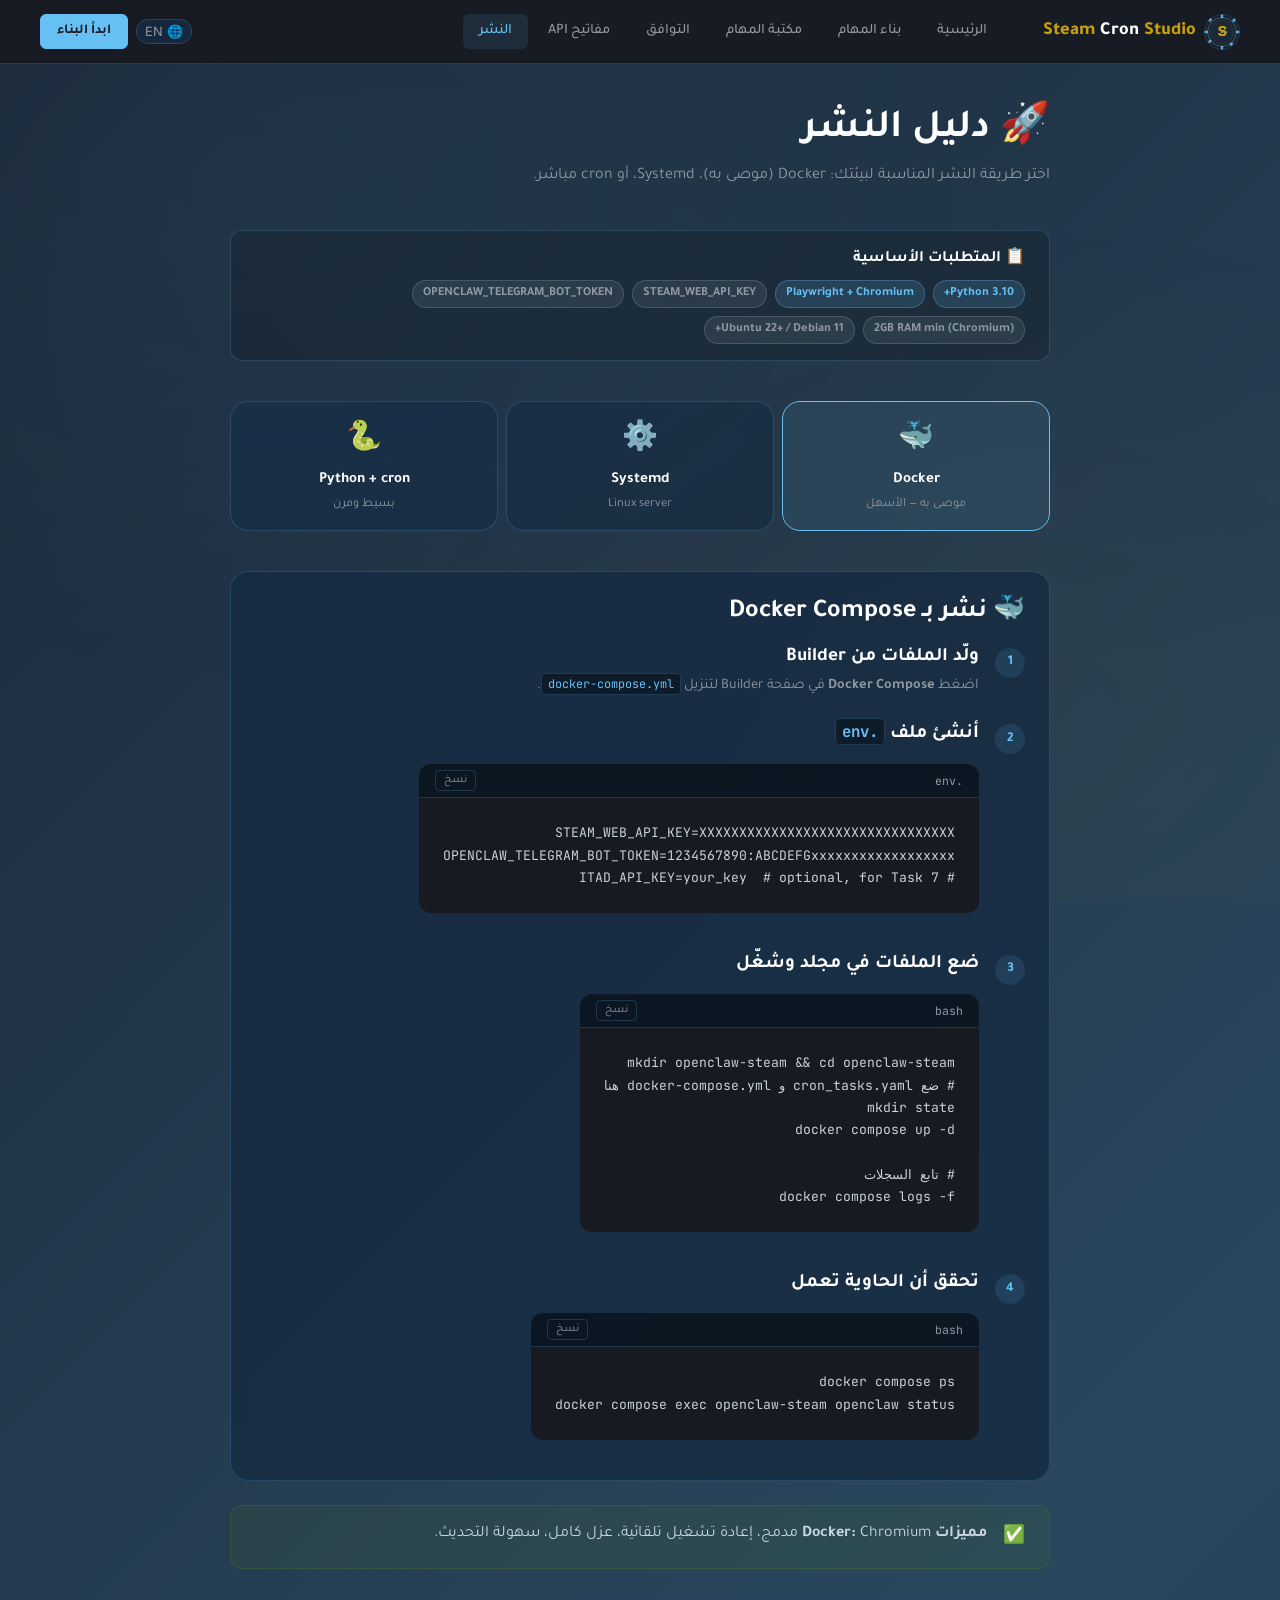
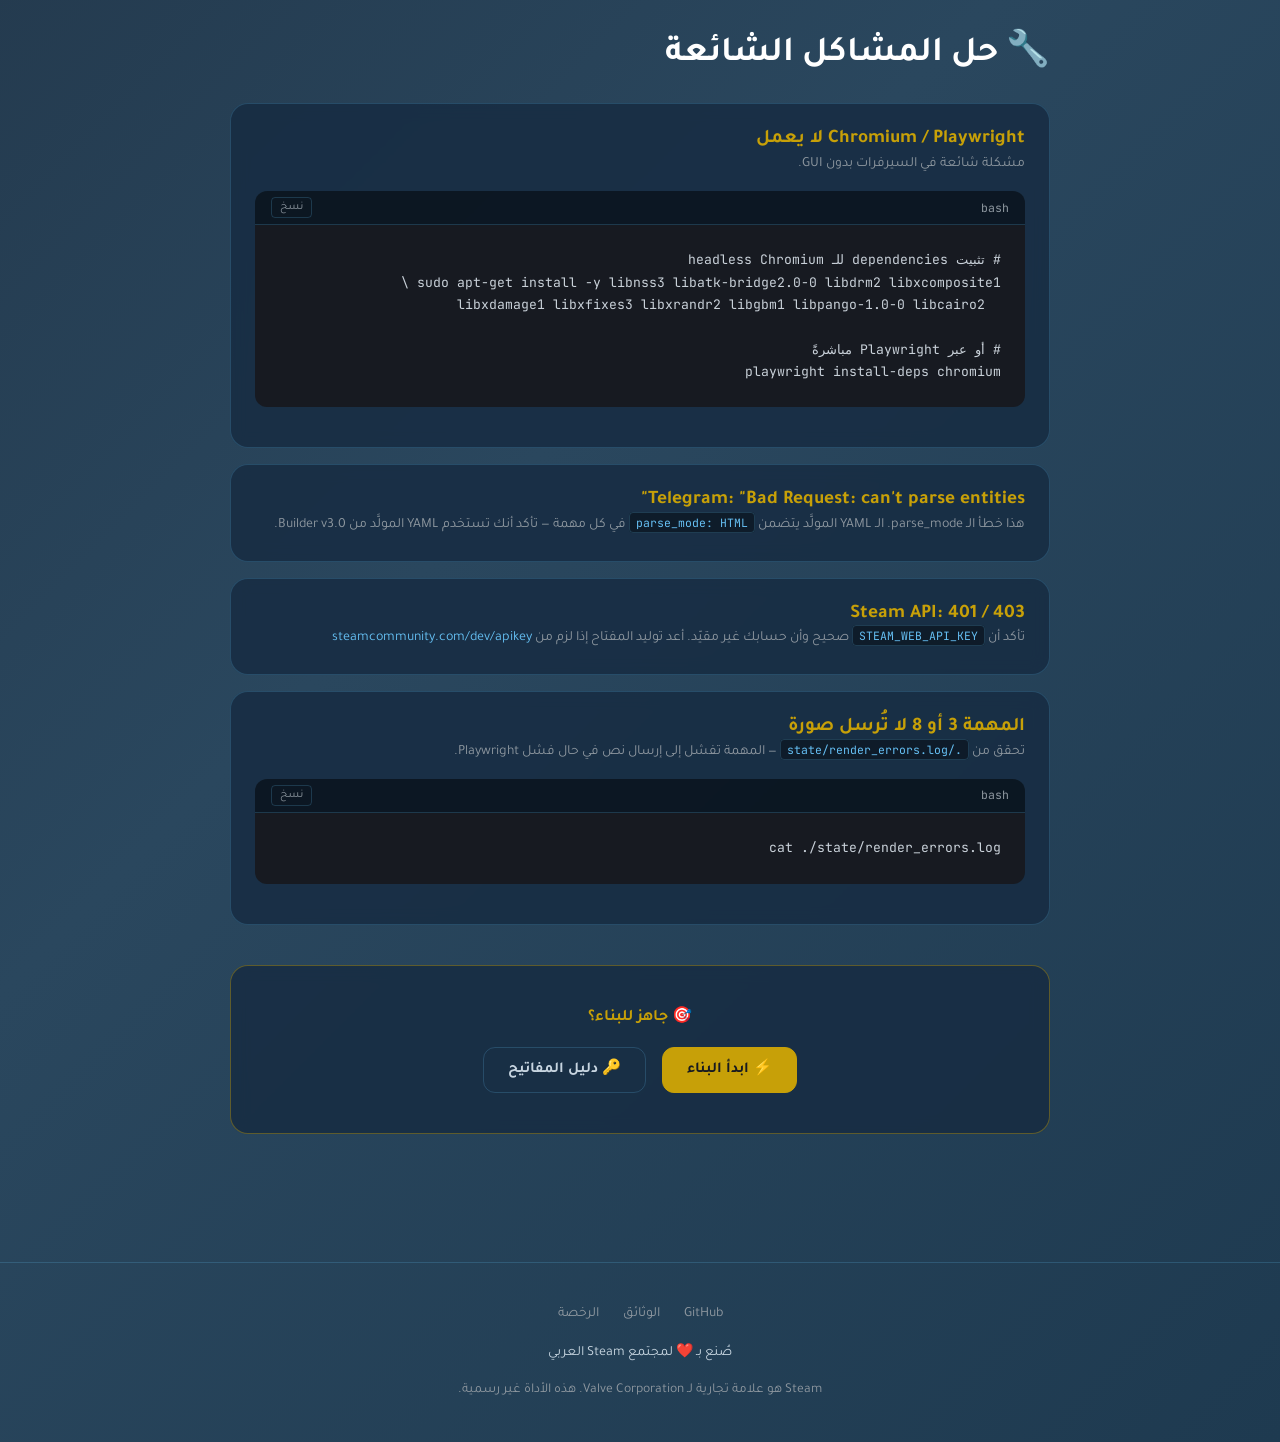
<file: pages/guide-deployment.html>
<!DOCTYPE html>
<html lang="ar" dir="rtl">
<head>
  <meta charset="UTF-8">
  <meta name="viewport" content="width=device-width, initial-scale=1.0">
  <title>دليل النشر — Steam Cron Studio</title>
  <link rel="icon" type="image/svg+xml" href="../assets/icons/favicon.svg">
  <link rel="preconnect" href="https://fonts.googleapis.com">
  <link rel="preconnect" href="https://fonts.gstatic.com" crossorigin>
  <link href="https://fonts.googleapis.com/css2?family=Tajawal:wght@400;500;700;800&family=Amiri:wght@400;700&family=Inter:wght@400;600;800&family=JetBrains+Mono:wght@400;500&display=swap" rel="stylesheet">
  <link rel="stylesheet" href="../css/steam-theme.css?v=20260508b">
  <link rel="stylesheet" href="../css/components.css">
  <style>
    .guide-main { padding: calc(var(--nav-height) + var(--space-xl)) var(--space-xl) var(--space-2xl); max-width: 900px; margin: 0 auto; }

    .method-tabs { display: flex; gap: var(--space-sm); margin-bottom: var(--space-xl); flex-wrap: wrap; }
    .method-tab {
      padding: var(--space-md) var(--space-xl); border-radius: var(--radius-lg);
      border: 1px solid var(--border-card); background: var(--bg-card);
      cursor: pointer; text-align: center; transition: all var(--transition-base);
      flex: 1; min-width: 160px;
    }
    .method-tab:hover, .method-tab.active { border-color: var(--accent-blue); background: rgba(102,192,244,0.08); }
    .method-tab.active { border-color: var(--accent-blue); }
    .method-tab-icon { font-size: 1.8rem; margin-bottom: 4px; }
    .method-tab-name { font-weight: 700; color: var(--text-white); font-size: 0.95rem; }
    .method-tab-sub  { font-size: 0.78rem; color: var(--text-secondary); margin-top: 2px; }

    .method-content { display: none; }
    .method-content.active { display: block; animation: fadeIn 250ms ease; }

    /* Code blocks with copy */
    .code-wrap { position: relative; border-radius: var(--radius-md); overflow: hidden; margin: var(--space-md) 0; }
    .code-head { display: flex; justify-content: space-between; align-items: center; padding: 6px var(--space-md); background: rgba(0,0,0,0.5); border-bottom: 1px solid var(--border-card); }
    .code-lang { font-family: var(--font-mono); font-size: 0.72rem; color: var(--text-secondary); }
    .code-copy { background: transparent; border: 1px solid var(--border-card); color: var(--text-secondary); padding: 3px 8px; border-radius: 4px; font-size: 0.72rem; cursor: pointer; font-family: var(--font-arabic); transition: all var(--transition-fast); }
    .code-copy:hover { border-color: var(--accent-blue); color: var(--accent-blue); }
    .code-copy.ok { color: #8fb940; border-color: rgba(92,126,16,0.5); }
    .code-body { background: var(--bg-deep); padding: var(--space-lg); font-family: var(--font-mono); font-size: 0.82rem; color: #c9d1d9; line-height: 1.7; overflow-x: auto; white-space: pre; }
    .code-body .c  { color: #6a9955; } /* comment */
    .code-body .k  { color: #c586c0; } /* keyword */
    .code-body .v  { color: #ce9178; } /* value/string */
    .code-body .s  { color: #9cdcfe; } /* variable */

    /* Step list */
    .steps-ol { list-style: none; counter-reset: steps; display: flex; flex-direction: column; gap: var(--space-lg); }
    .steps-ol li { display: flex; gap: var(--space-md); }
    .steps-ol li::before { counter-increment: steps; content: counter(steps); width: 30px; height: 30px; border-radius: 50%; background: rgba(102,192,244,0.12); color: var(--accent-blue); font-weight: 700; font-size: 0.85rem; display: flex; align-items: center; justify-content: center; flex-shrink: 0; margin-top: 2px; }
    .step-body h4 { color: var(--text-white); margin-bottom: 4px; }
    .step-body p  { color: var(--text-secondary); font-size: 0.9rem; line-height: 1.65; margin: 0; }

    .ic { background: rgba(0,0,0,0.4); border: 1px solid var(--border-card); border-radius: 4px; padding: 2px 6px; font-family: var(--font-mono); font-size: 0.82em; color: var(--accent-blue); }

    /* Requirements box */
    .req-box { background: rgba(0,0,0,0.2); border: 1px solid var(--border-card); border-radius: var(--radius-md); padding: var(--space-md) var(--space-lg); margin-bottom: var(--space-xl); }
    .req-box-title { font-weight: 700; color: var(--text-white); margin-bottom: var(--space-sm); }
    .req-list { display: flex; flex-wrap: wrap; gap: var(--space-sm); }
  </style>
</head>
<body>
<nav class="nav" id="nav-host"></nav>

<main class="guide-main">
  <div style="margin-bottom:var(--space-xl)">
    <h1 style="font-size:clamp(1.8rem,4vw,2.5rem)">🚀 دليل النشر</h1>
    <p style="color:var(--text-secondary);margin-top:var(--space-sm)">اختر طريقة النشر المناسبة لبيئتك: Docker (موصى به)، Systemd، أو cron مباشر.</p>
  </div>

  <!-- Requirements -->
  <div class="req-box">
    <div class="req-box-title">📋 المتطلبات الأساسية</div>
    <div class="req-list">
      <span class="badge badge-blue">Python 3.10+</span>
      <span class="badge badge-blue">Playwright + Chromium</span>
      <span class="badge badge-gray">STEAM_WEB_API_KEY</span>
      <span class="badge badge-gray">OPENCLAW_TELEGRAM_BOT_TOKEN</span>
      <span class="badge badge-gray">2GB RAM min (Chromium)</span>
      <span class="badge badge-gray">Ubuntu 22+ / Debian 11+</span>
    </div>
  </div>

  <!-- Method tabs -->
  <div class="method-tabs">
    <div class="method-tab active" data-method="docker">
      <div class="method-tab-icon">🐳</div>
      <div class="method-tab-name">Docker</div>
      <div class="method-tab-sub">موصى به — الأسهل</div>
    </div>
    <div class="method-tab" data-method="systemd">
      <div class="method-tab-icon">⚙️</div>
      <div class="method-tab-name">Systemd</div>
      <div class="method-tab-sub">Linux server</div>
    </div>
    <div class="method-tab" data-method="cron">
      <div class="method-tab-icon">🐍</div>
      <div class="method-tab-name">Python + cron</div>
      <div class="method-tab-sub">بسيط ومرن</div>
    </div>
  </div>

  <!-- Docker -->
  <div class="method-content active" id="method-docker">
    <div class="card mb-lg">
      <h3 class="text-white mb-md">🐳 نشر بـ Docker Compose</h3>
      <ol class="steps-ol">
        <li>
          <div class="step-body">
            <h4>ولّد الملفات من Builder</h4>
            <p>اضغط <b>Docker Compose</b> في صفحة Builder لتنزيل <span class="ic">docker-compose.yml</span>.</p>
          </div>
        </li>
        <li>
          <div class="step-body">
            <h4>أنشئ ملف <span class="ic">.env</span></h4>
            <div class="code-wrap">
              <div class="code-head"><span class="code-lang">.env</span><button class="code-copy">نسخ</button></div>
              <div class="code-body">STEAM_WEB_API_KEY=XXXXXXXXXXXXXXXXXXXXXXXXXXXXXXXX
OPENCLAW_TELEGRAM_BOT_TOKEN=1234567890:ABCDEFGxxxxxxxxxxxxxxxxxx
# ITAD_API_KEY=your_key  # optional, for Task 7</div>
            </div>
          </div>
        </li>
        <li>
          <div class="step-body">
            <h4>ضع الملفات في مجلد وشغّل</h4>
            <div class="code-wrap">
              <div class="code-head"><span class="code-lang">bash</span><button class="code-copy">نسخ</button></div>
              <div class="code-body">mkdir openclaw-steam && cd openclaw-steam
# ضع cron_tasks.yaml و docker-compose.yml هنا
mkdir state
docker compose up -d

# تابع السجلات
docker compose logs -f</div>
            </div>
          </div>
        </li>
        <li>
          <div class="step-body">
            <h4>تحقق أن الحاوية تعمل</h4>
            <div class="code-wrap">
              <div class="code-head"><span class="code-lang">bash</span><button class="code-copy">نسخ</button></div>
              <div class="code-body">docker compose ps
docker compose exec openclaw-steam openclaw status</div>
            </div>
          </div>
        </li>
      </ol>
    </div>

    <div class="alert alert-success">
      <span class="alert-icon">✅</span>
      <div class="alert-content"><b>مميزات Docker:</b> Chromium مدمج، إعادة تشغيل تلقائية، عزل كامل، سهولة التحديث.</div>
    </div>
  </div>

  <!-- Systemd -->
  <div class="method-content" id="method-systemd">
    <div class="card mb-lg">
      <h3 class="text-white mb-md">⚙️ نشر بـ Systemd</h3>
      <ol class="steps-ol">
        <li>
          <div class="step-body">
            <h4>ولّد ملفات Systemd من Builder</h4>
            <p>اضغط <b>Systemd Service</b> — ستحصل على 3 ملفات: service، timer، وinstall.sh.</p>
          </div>
        </li>
        <li>
          <div class="step-body">
            <h4>ارفع الملفات للسيرفر</h4>
            <div class="code-wrap">
              <div class="code-head"><span class="code-lang">bash</span><button class="code-copy">نسخ</button></div>
              <div class="code-body">scp cron_tasks.yaml openclaw-steam.service openclaw-steam.timer install.sh user@server:~/</div>
            </div>
          </div>
        </li>
        <li>
          <div class="step-body">
            <h4>شغّل سكريبت التثبيت</h4>
            <div class="code-wrap">
              <div class="code-head"><span class="code-lang">bash</span><button class="code-copy">نسخ</button></div>
              <div class="code-body">chmod +x install.sh
sudo ./install.sh

# حرّر ملف .env بعدها
sudo nano /opt/openclaw/.env</div>
            </div>
          </div>
        </li>
        <li>
          <div class="step-body">
            <h4>تحقق من الحالة</h4>
            <div class="code-wrap">
              <div class="code-head"><span class="code-lang">bash</span><button class="code-copy">نسخ</button></div>
              <div class="code-body">systemctl status openclaw-steam
journalctl -u openclaw-steam -f --output=cat</div>
            </div>
          </div>
        </li>
      </ol>
    </div>

    <div class="alert alert-info">
      <span class="alert-icon">ℹ️</span>
      <div class="alert-content">Systemd يديرها كـ daemon — يبدأ تلقائياً عند restart السيرفر ويعيد المحاولة عند الأخطاء.</div>
    </div>
  </div>

  <!-- Cron -->
  <div class="method-content" id="method-cron">
    <div class="card mb-lg">
      <h3 class="text-white mb-md">🐍 Python + crontab</h3>
      <ol class="steps-ol">
        <li>
          <div class="step-body">
            <h4>ثبّت openclaw والمتطلبات</h4>
            <div class="code-wrap">
              <div class="code-head"><span class="code-lang">bash</span><button class="code-copy">نسخ</button></div>
              <div class="code-body">python3 -m venv ~/openclaw-env
source ~/openclaw-env/bin/activate
pip install openclaw playwright
playwright install chromium</div>
            </div>
          </div>
        </li>
        <li>
          <div class="step-body">
            <h4>ضع متغيرات البيئة</h4>
            <div class="code-wrap">
              <div class="code-head"><span class="code-lang">bash</span><button class="code-copy">نسخ</button></div>
              <div class="code-body">cat >> ~/.bashrc << 'EOF'
export STEAM_WEB_API_KEY="your_key"
export OPENCLAW_TELEGRAM_BOT_TOKEN="your_token"
EOF
source ~/.bashrc</div>
            </div>
          </div>
        </li>
        <li>
          <div class="step-body">
            <h4>شغّل openclaw بـ crontab</h4>
            <div class="code-wrap">
              <div class="code-head"><span class="code-lang">bash</span><button class="code-copy">نسخ</button></div>
              <div class="code-body">crontab -e

# أضف هذا السطر (openclaw يقرأ الجدول من الـ YAML):
@reboot /bin/bash -c 'source ~/.bashrc && ~/openclaw-env/bin/openclaw run ~/cron_tasks.yaml' &</div>
            </div>
          </div>
        </li>
        <li>
          <div class="step-body">
            <h4>شغّل يدوياً للاختبار</h4>
            <div class="code-wrap">
              <div class="code-head"><span class="code-lang">bash</span><button class="code-copy">نسخ</button></div>
              <div class="code-body">source ~/openclaw-env/bin/activate
openclaw run cron_tasks.yaml --task steam_free_deals_daily --now</div>
            </div>
          </div>
        </li>
      </ol>
    </div>
  </div>

  <!-- Troubleshooting -->
  <div style="margin-top:var(--space-2xl)">
    <h2 class="mb-lg">🔧 حل المشاكل الشائعة</h2>
    <div style="display:flex;flex-direction:column;gap:var(--space-md)">

      <div class="card">
        <h4 class="text-gold">Chromium / Playwright لا يعمل</h4>
        <p style="font-size:0.875rem;color:var(--text-secondary);margin-bottom:var(--space-sm)">مشكلة شائعة في السيرفرات بدون GUI.</p>
        <div class="code-wrap">
          <div class="code-head"><span class="code-lang">bash</span><button class="code-copy">نسخ</button></div>
          <div class="code-body"># تثبيت dependencies للـ headless Chromium
sudo apt-get install -y libnss3 libatk-bridge2.0-0 libdrm2 libxcomposite1 \
  libxdamage1 libxfixes3 libxrandr2 libgbm1 libpango-1.0-0 libcairo2

# أو عبر Playwright مباشرةً
playwright install-deps chromium</div>
        </div>
      </div>

      <div class="card">
        <h4 class="text-gold">Telegram: "Bad Request: can't parse entities"</h4>
        <p style="font-size:0.875rem;color:var(--text-secondary)">هذا خطأ الـ parse_mode. الـ YAML المولَّد يتضمن <span class="ic">parse_mode: HTML</span> في كل مهمة — تأكد أنك تستخدم YAML المولَّد من Builder v3.0.</p>
      </div>

      <div class="card">
        <h4 class="text-gold">Steam API: 401 / 403</h4>
        <p style="font-size:0.875rem;color:var(--text-secondary)">تأكد أن <span class="ic">STEAM_WEB_API_KEY</span> صحيح وأن حسابك غير مقيّد. أعد توليد المفتاح إذا لزم من <a href="https://steamcommunity.com/dev/apikey" target="_blank" rel="noopener" style="color:var(--accent-blue)">steamcommunity.com/dev/apikey</a></p>
      </div>

      <div class="card">
        <h4 class="text-gold">المهمة 3 أو 8 لا تُرسل صورة</h4>
        <p style="font-size:0.875rem;color:var(--text-secondary)">تحقق من <span class="ic">./state/render_errors.log</span> — المهمة تفشل إلى إرسال نص في حال فشل Playwright.</p>
        <div class="code-wrap">
          <div class="code-head"><span class="code-lang">bash</span><button class="code-copy">نسخ</button></div>
          <div class="code-body">cat ./state/render_errors.log</div>
        </div>
      </div>

    </div>
  </div>

  <!-- CTA -->
  <div class="card card-gold text-center" style="margin-top:var(--space-xl);padding:var(--space-xl)">
    <p style="color:var(--accent-gold);font-weight:700;font-size:1rem;margin-bottom:var(--space-md)">🎯 جاهز للبناء؟</p>
    <div style="display:flex;gap:var(--space-md);justify-content:center;flex-wrap:wrap">
      <a href="builder.html" class="btn btn-gold">⚡ ابدأ البناء</a>
      <a href="guide-api-keys.html" class="btn btn-ghost">🔑 دليل المفاتيح</a>
    </div>
  </div>
</main>

<footer class="footer" id="footer-host"></footer>

<script type="module">
import { initPage } from '../js/app.js?v=20260508b';
initPage('guide-deploy');

// Method tabs
document.querySelectorAll('.method-tab').forEach(tab => {
  tab.addEventListener('click', () => {
    document.querySelectorAll('.method-tab').forEach(t => t.classList.remove('active'));
    document.querySelectorAll('.method-content').forEach(c => c.classList.remove('active'));
    tab.classList.add('active');
    document.getElementById('method-' + tab.dataset.method)?.classList.add('active');
  });
});

// Copy buttons
document.querySelectorAll('.code-copy').forEach(btn => {
  btn.addEventListener('click', async () => {
    const code = btn.closest('.code-wrap').querySelector('.code-body').textContent;
    try {
      await navigator.clipboard.writeText(code.trim());
      btn.textContent = '✓';
      btn.classList.add('ok');
      setTimeout(() => { btn.textContent = 'نسخ'; btn.classList.remove('ok'); }, 2000);
    } catch {}
  });
});
</script>
</body>
</html>
</file>
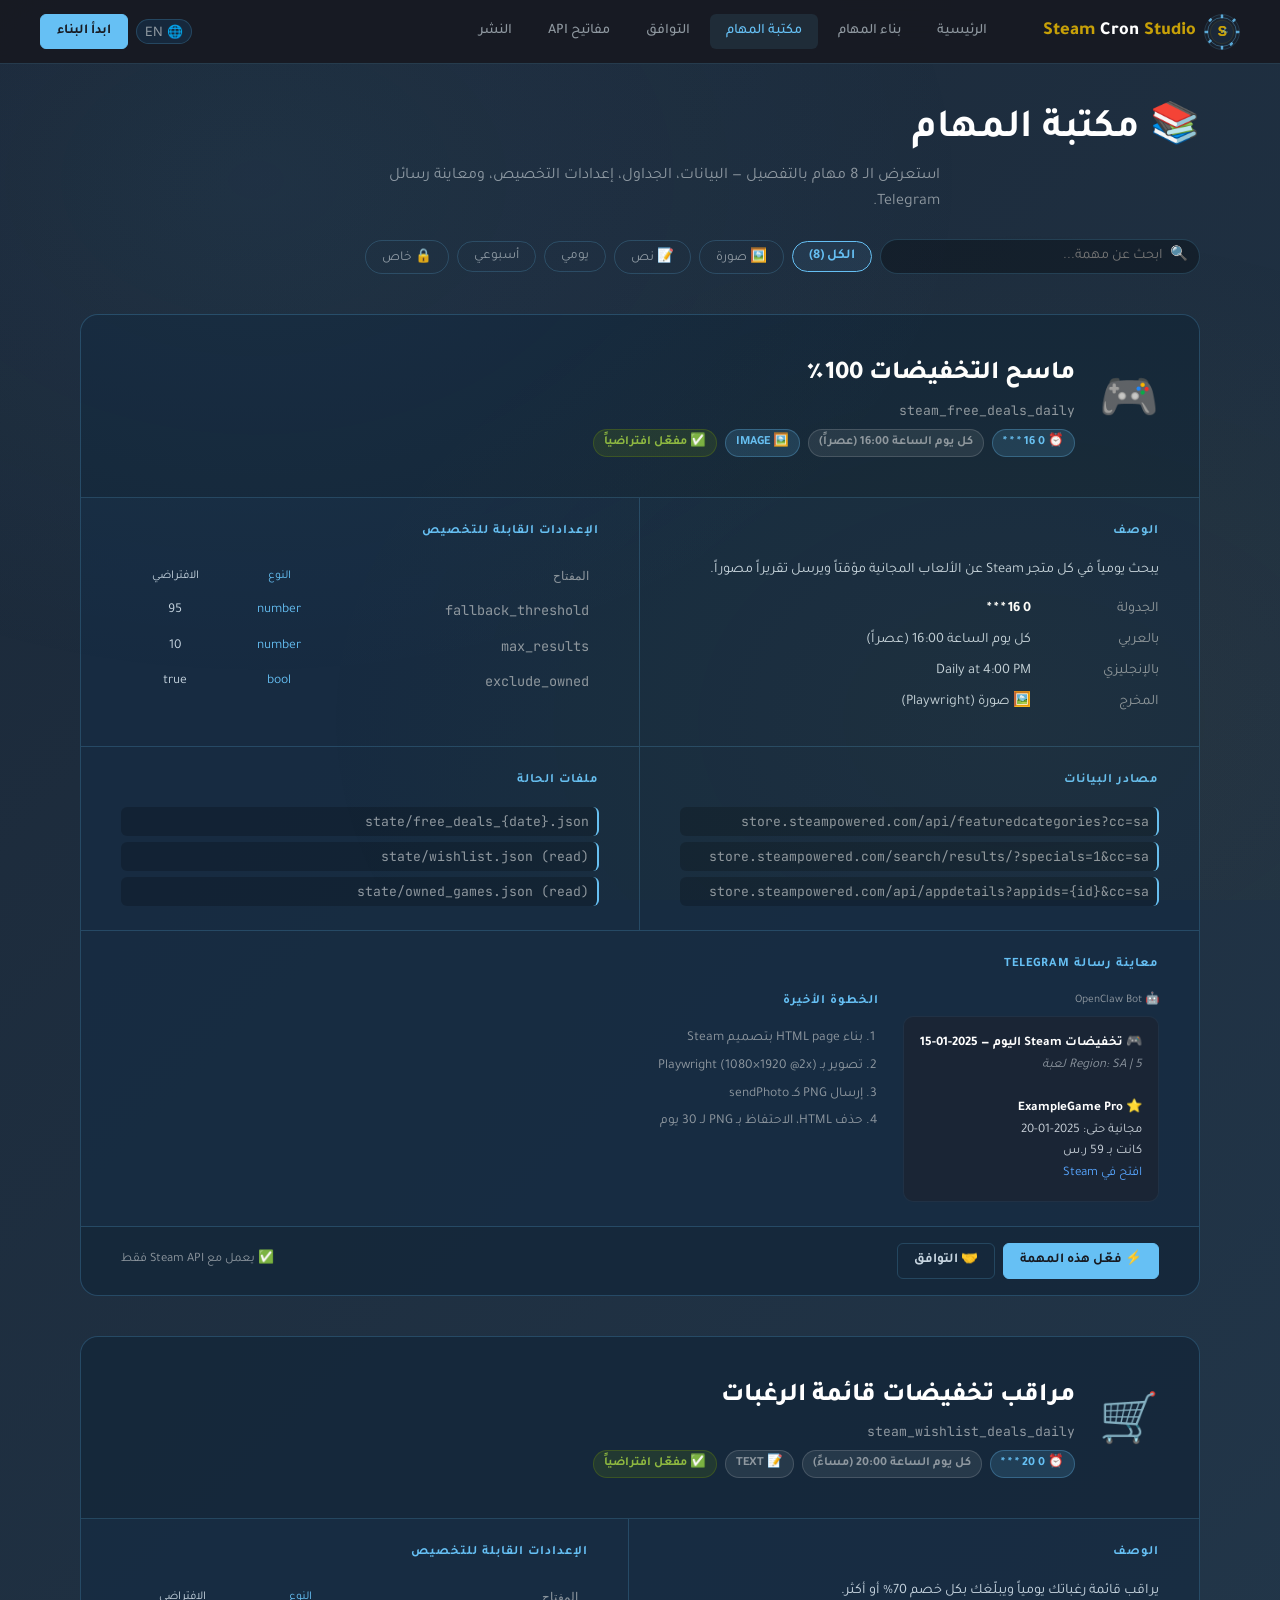
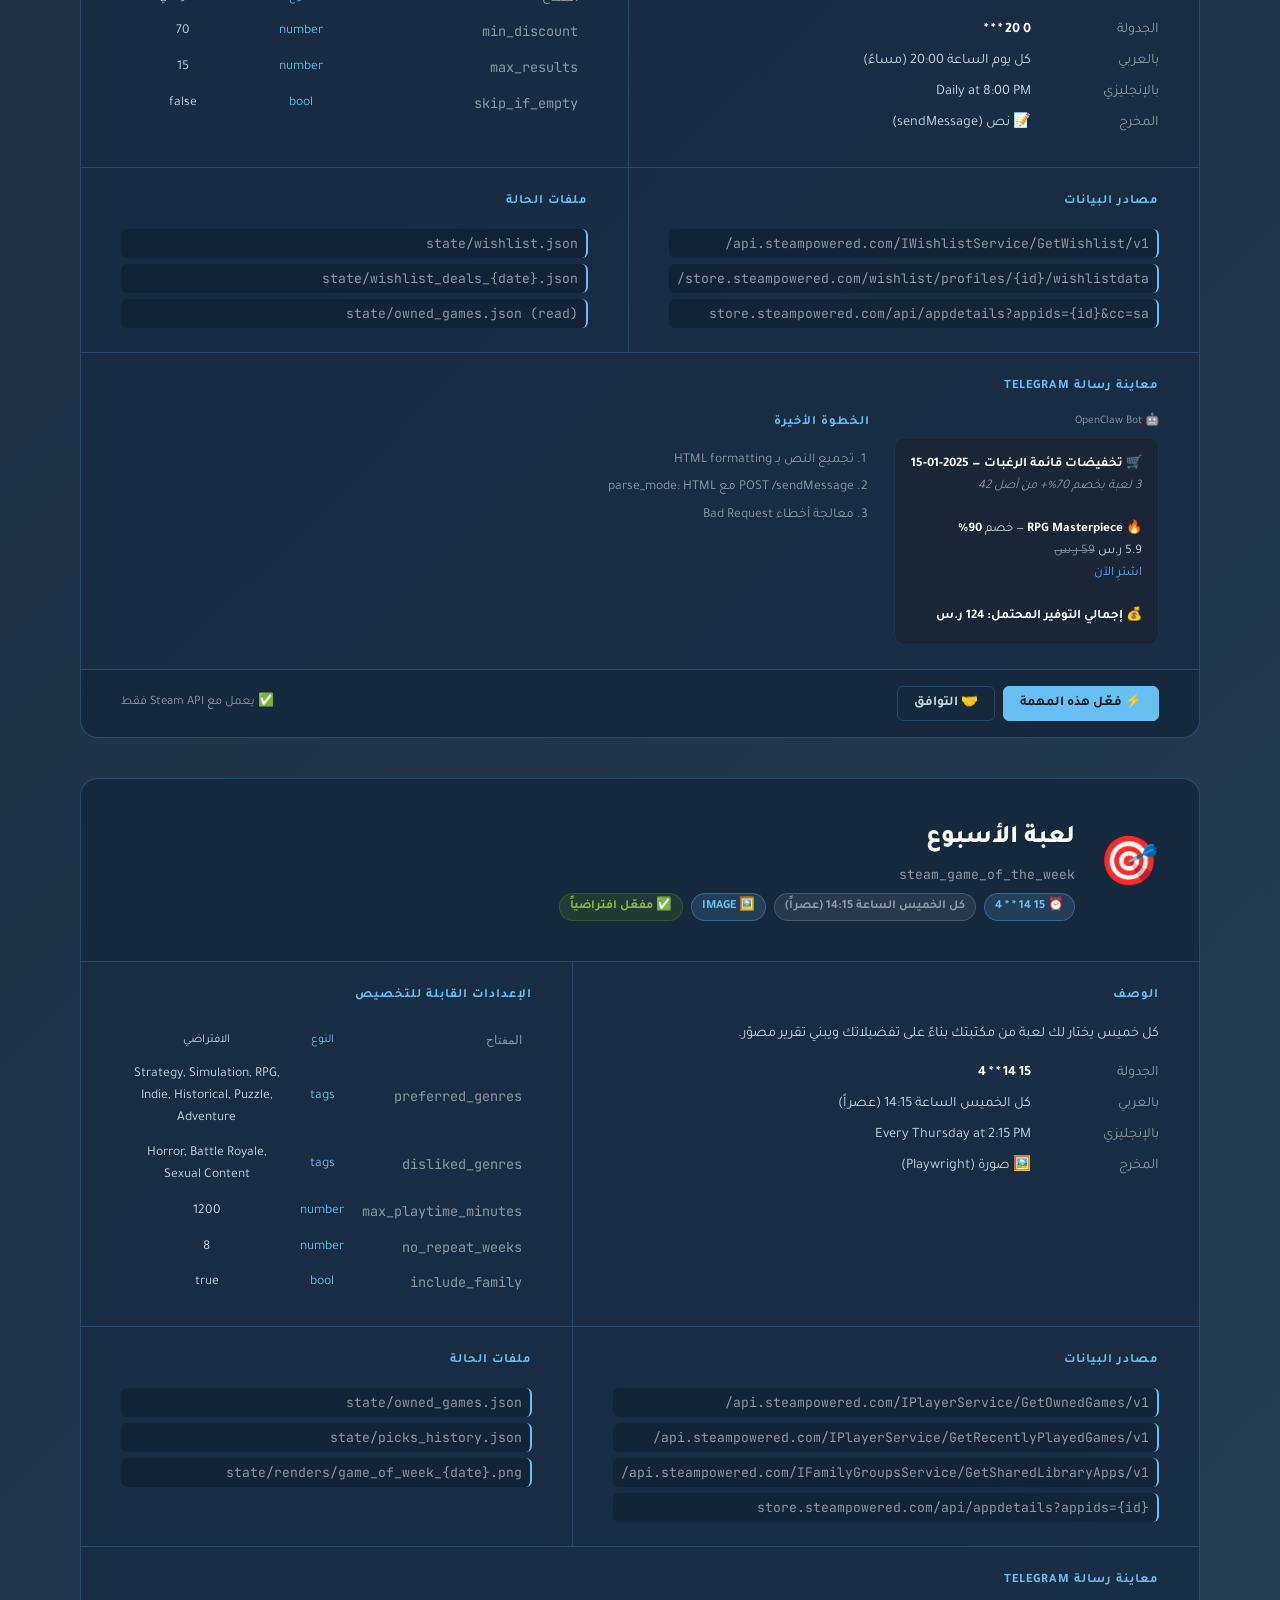
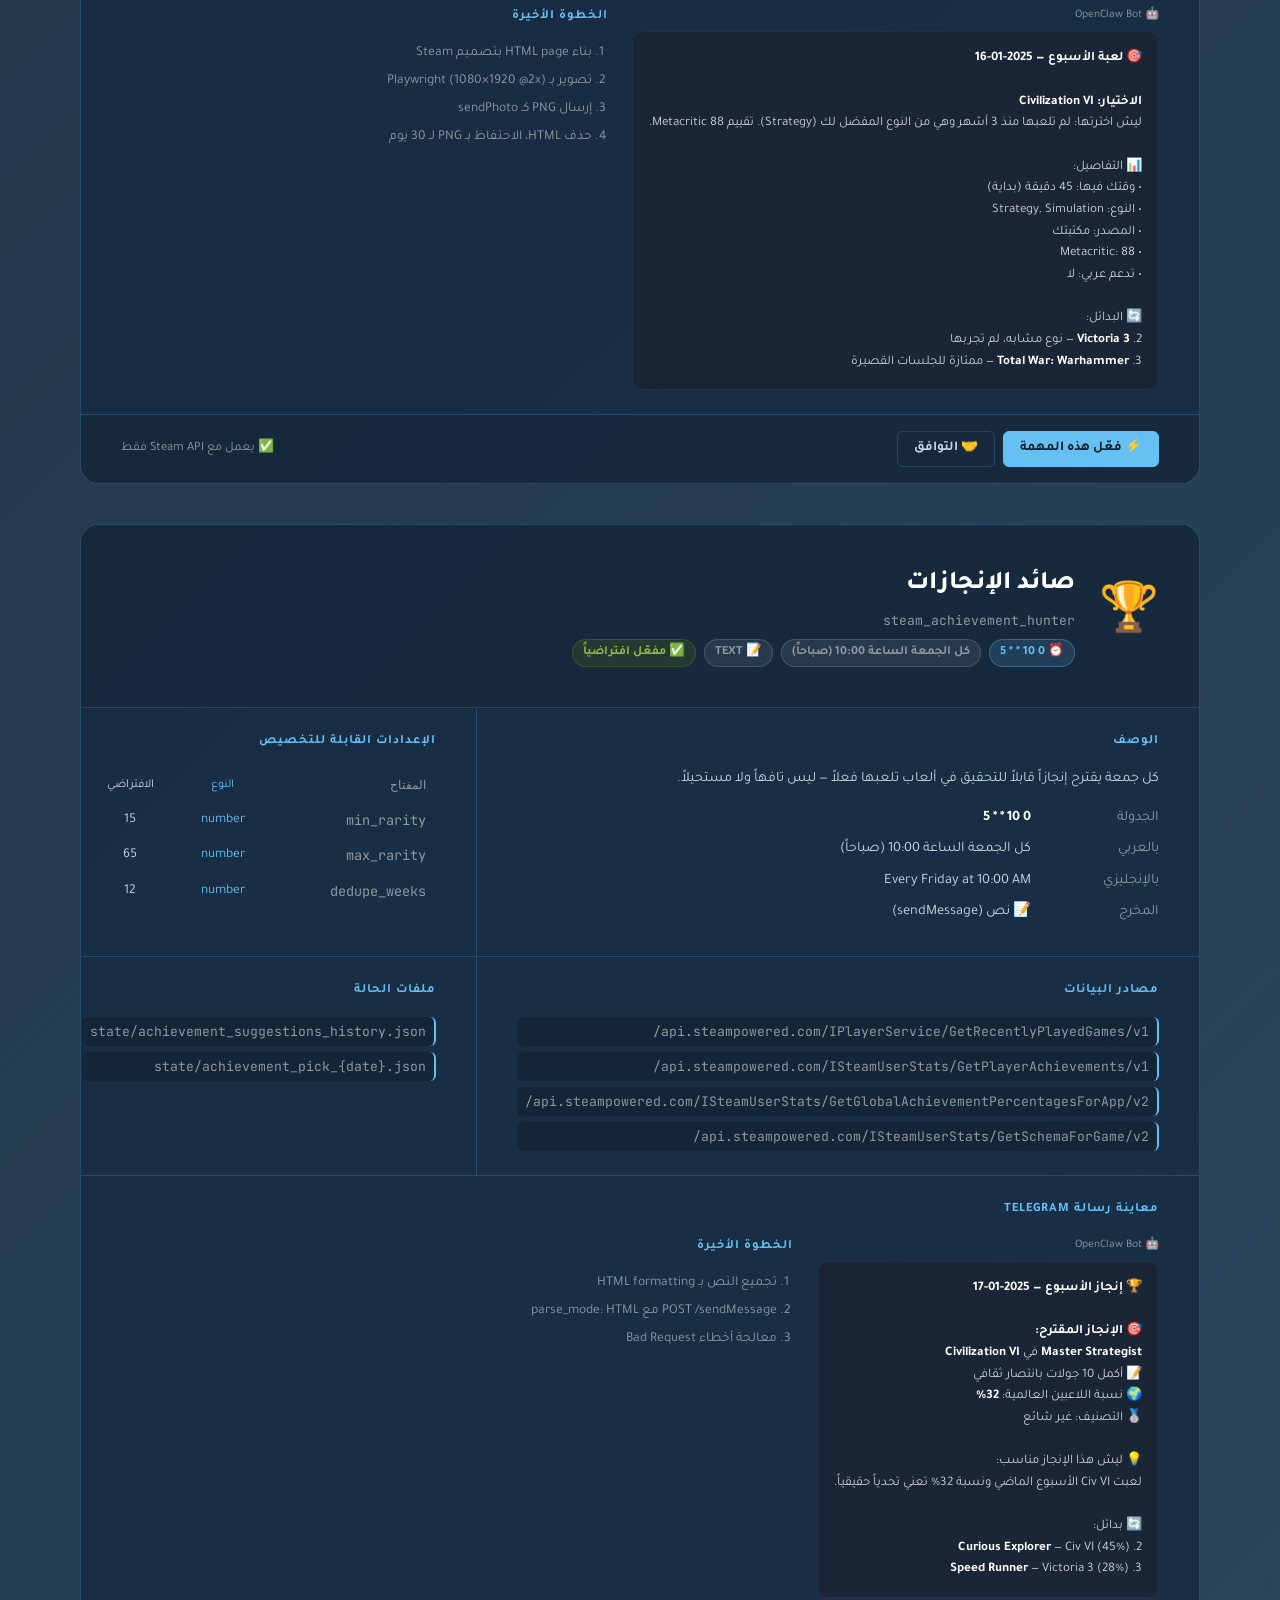
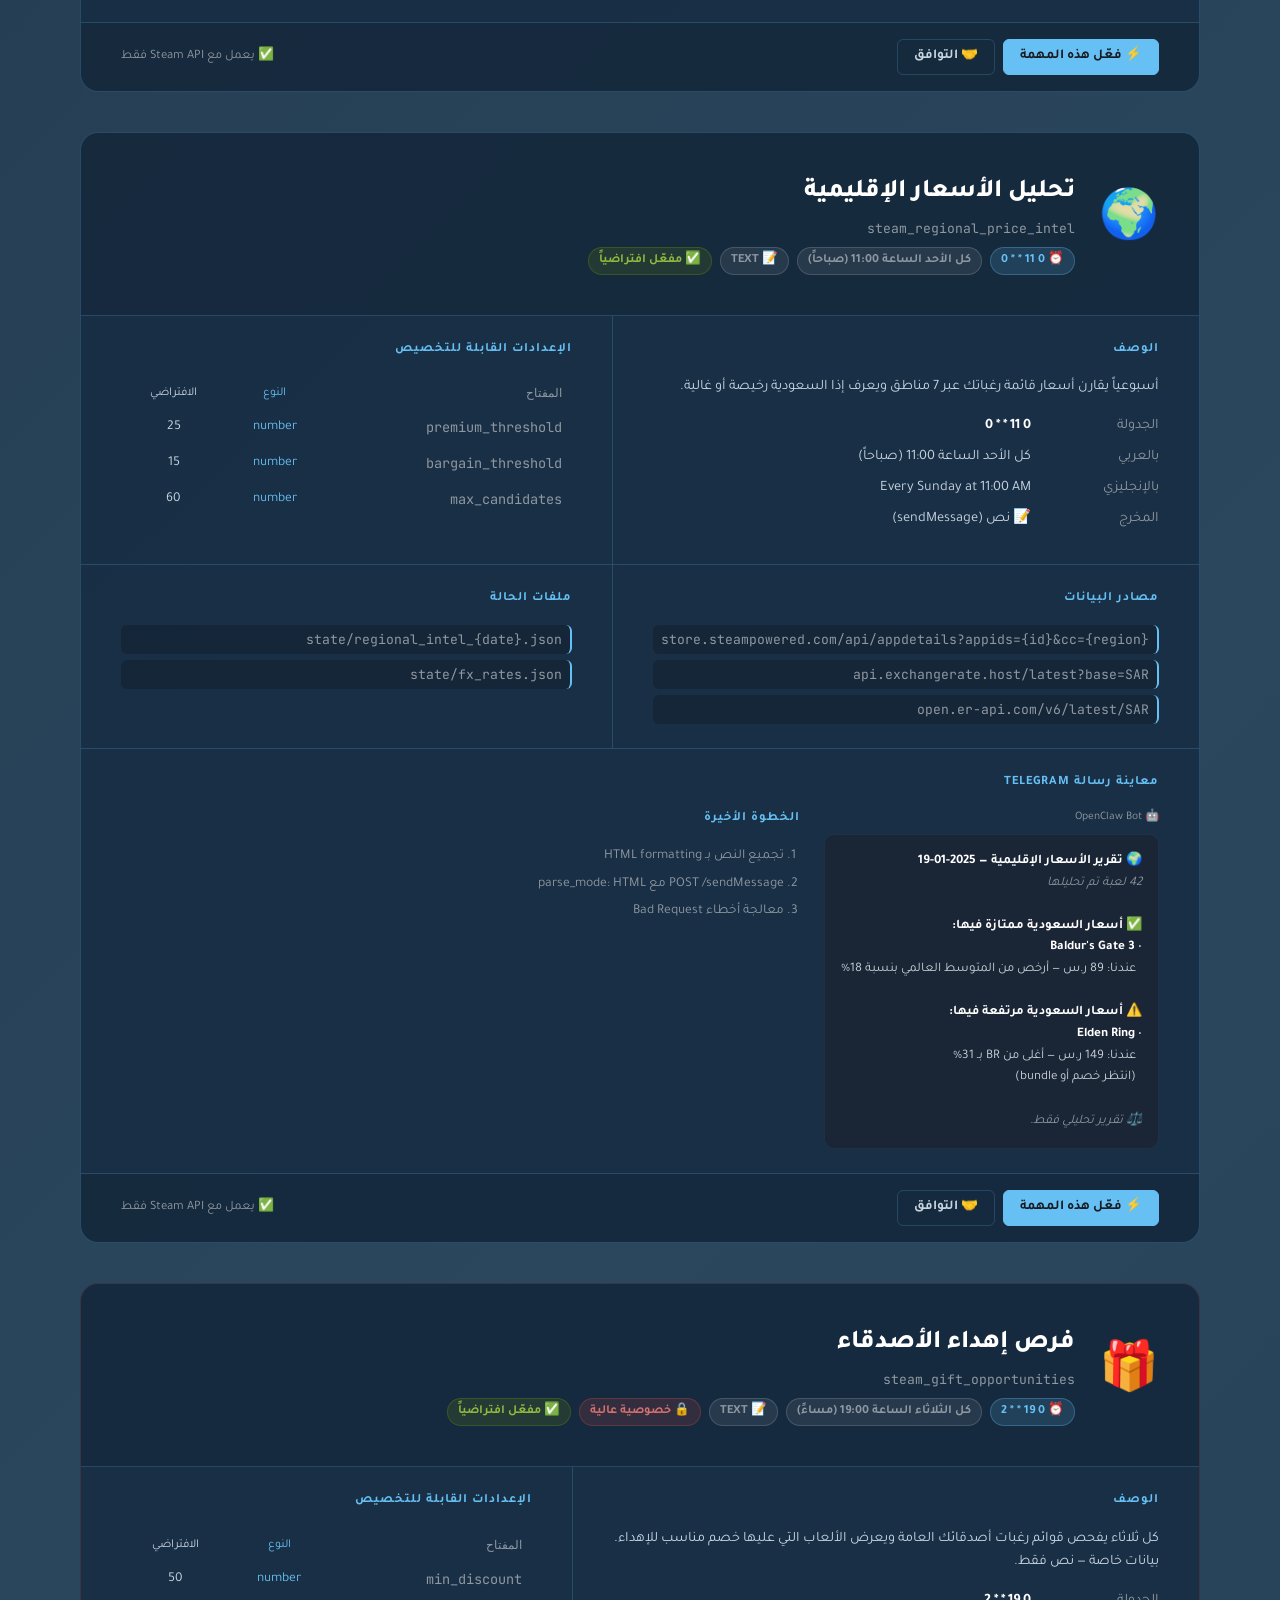
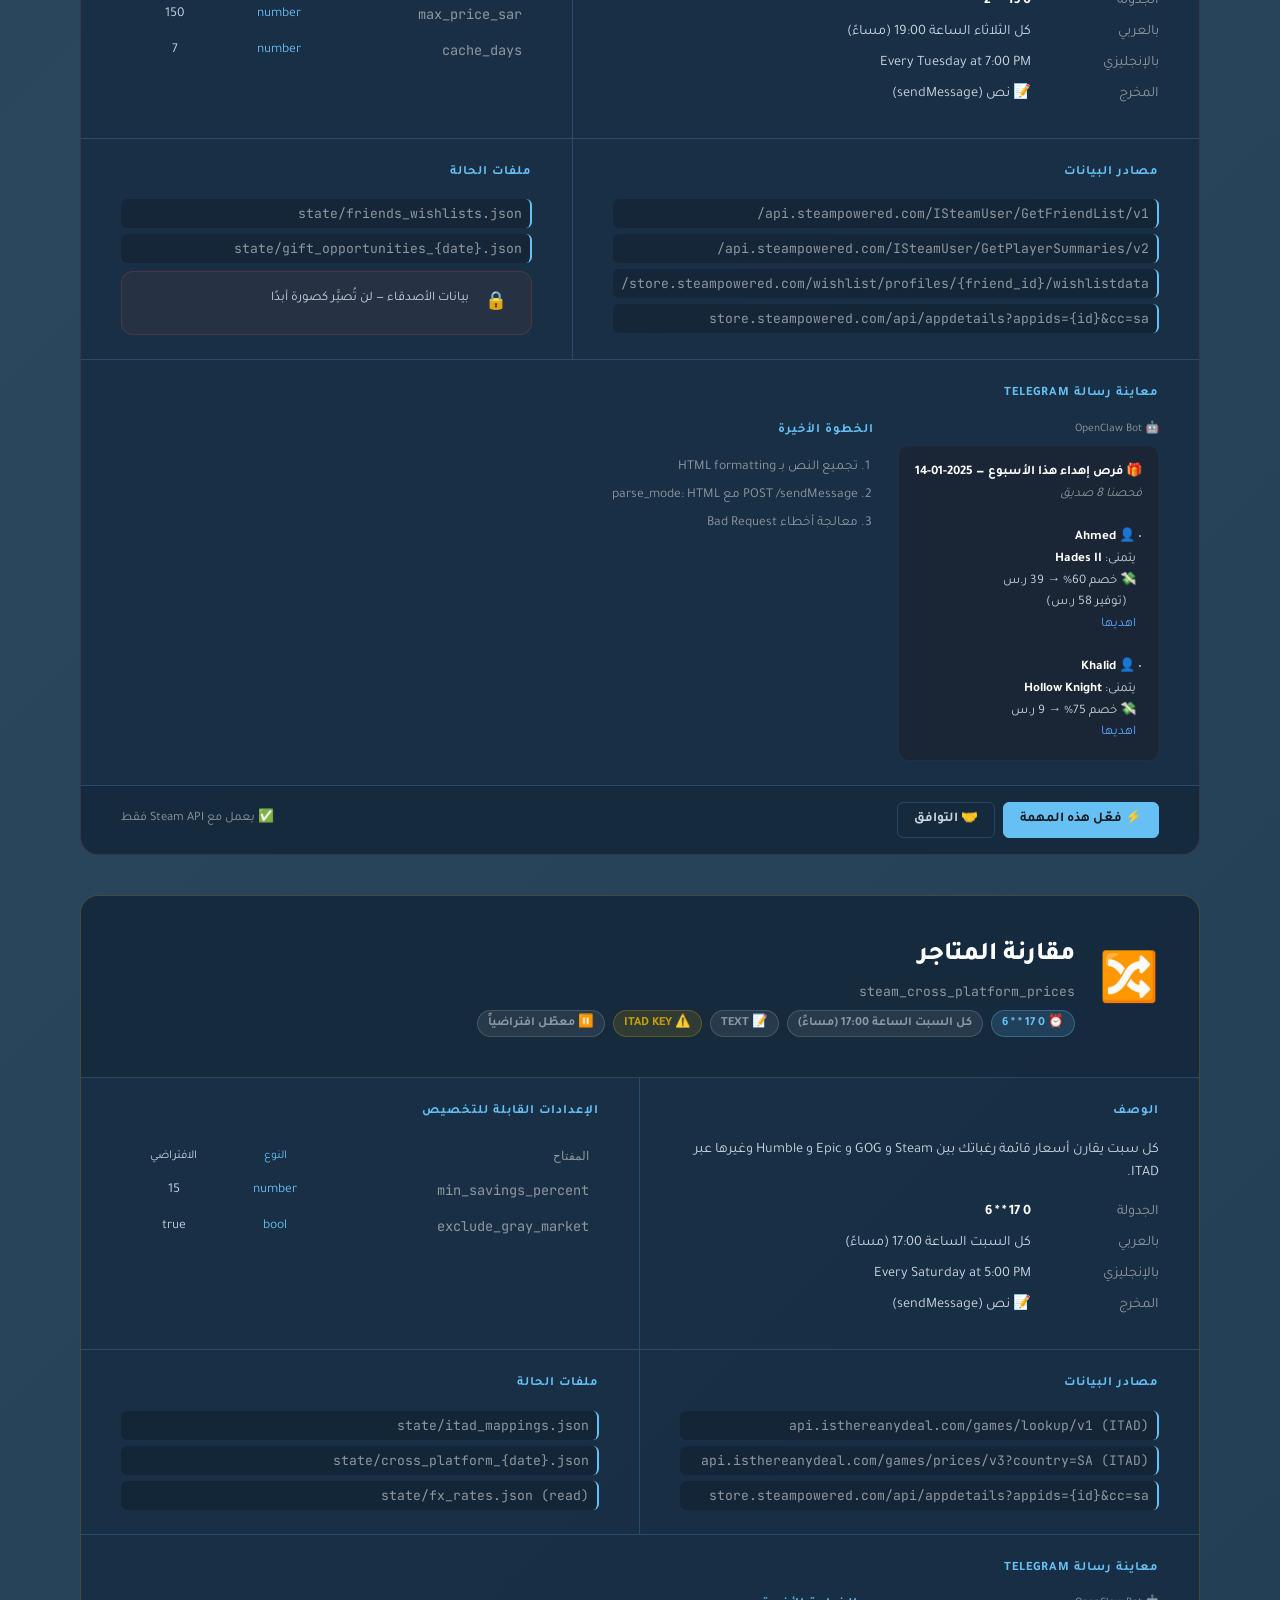
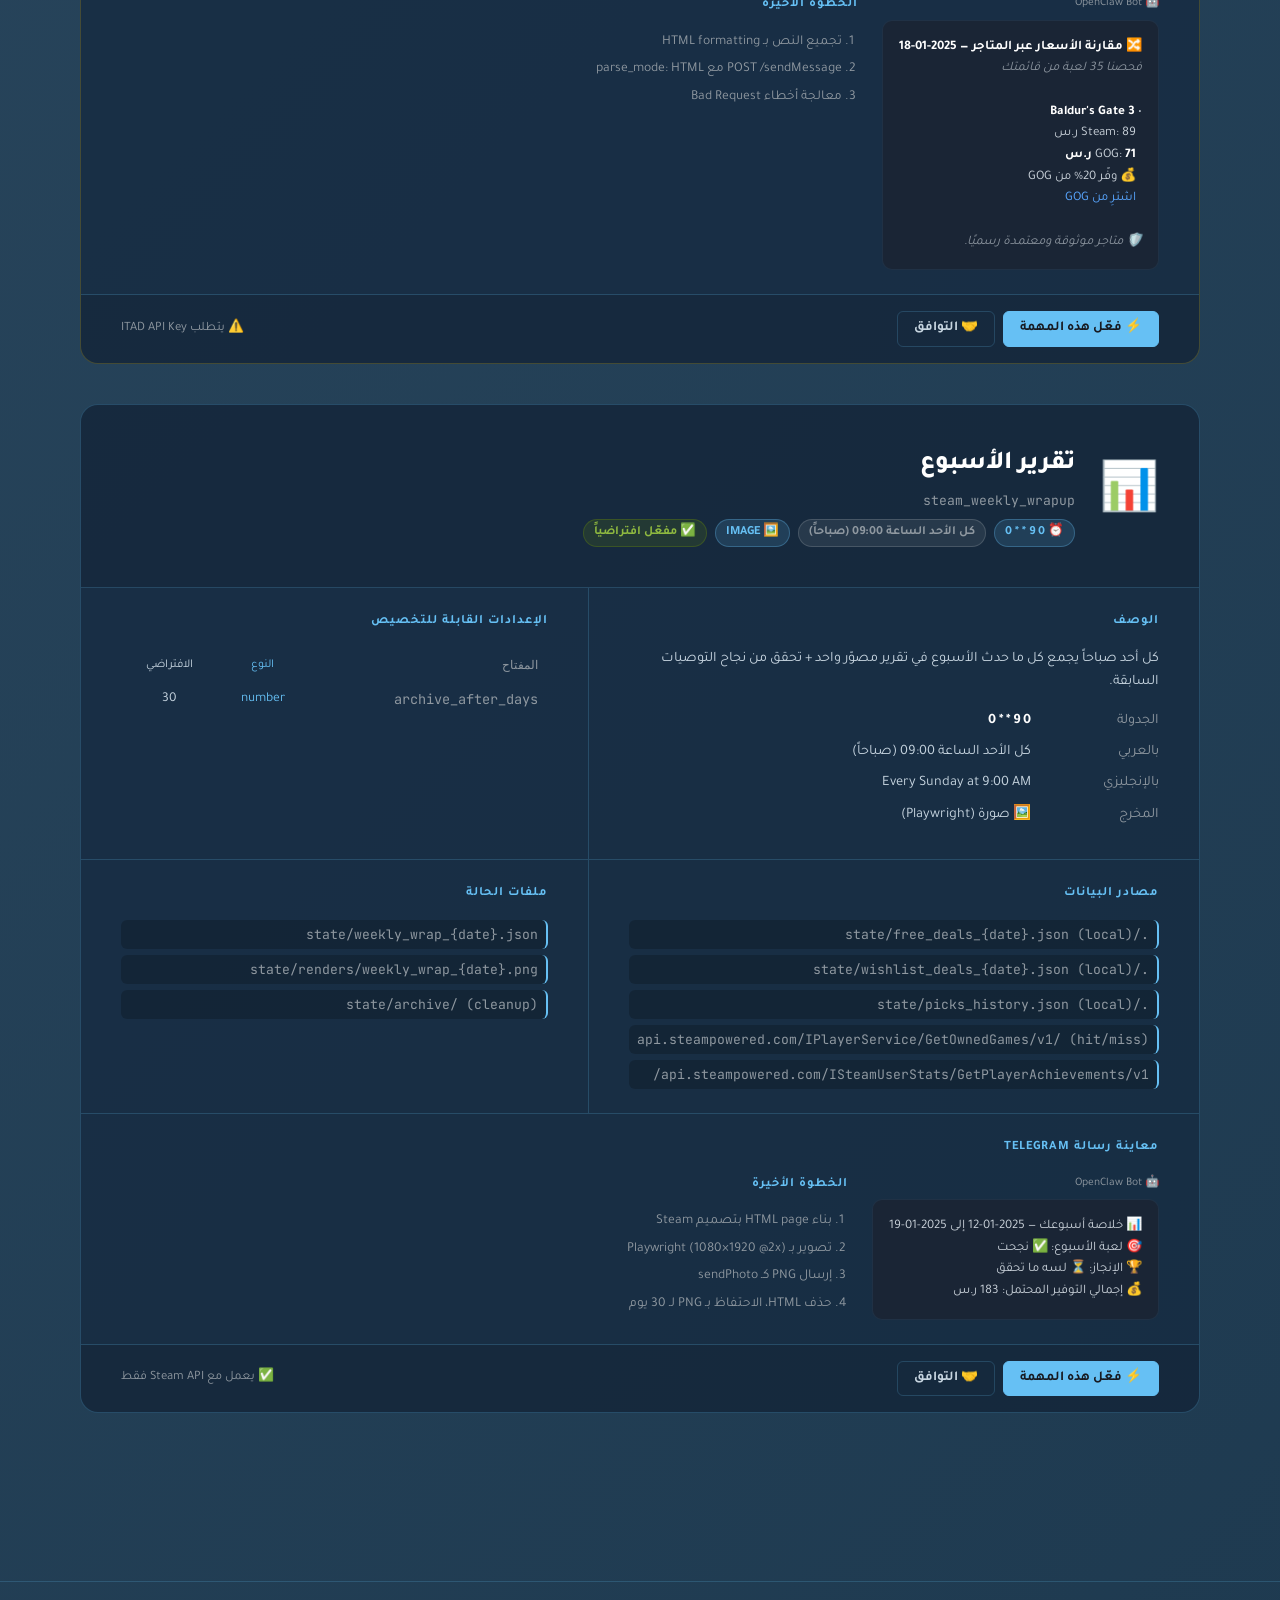
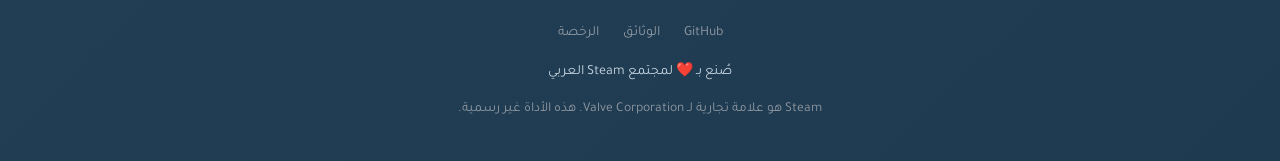
<file: pages/library.html>
<!DOCTYPE html>
<html lang="ar" dir="rtl">
<head>
  <meta charset="UTF-8">
  <meta name="viewport" content="width=device-width, initial-scale=1.0">
  <title>مكتبة المهام — Steam Cron Studio</title>
  <link rel="icon" type="image/svg+xml" href="../assets/icons/favicon.svg">
  <link rel="preconnect" href="https://fonts.googleapis.com">
  <link rel="preconnect" href="https://fonts.gstatic.com" crossorigin>
  <link href="https://fonts.googleapis.com/css2?family=Tajawal:wght@400;500;700;800&family=Amiri:wght@400;700&family=Inter:wght@400;600;800&family=JetBrains+Mono:wght@400;500&display=swap" rel="stylesheet">
  <link rel="stylesheet" href="../css/steam-theme.css?v=20260508b">
  <link rel="stylesheet" href="../css/components.css">
  <style>
    .lib-main { padding: calc(var(--nav-height) + var(--space-xl)) var(--space-xl) var(--space-2xl); max-width: 1200px; margin: 0 auto; }

    /* Filter bar */
    .filter-bar { display: flex; gap: var(--space-sm); flex-wrap: wrap; margin-bottom: var(--space-xl); align-items: center; }
    .filter-pill {
      padding: 6px var(--space-md); border-radius: var(--radius-pill);
      border: 1px solid var(--border-card); background: transparent;
      color: var(--text-secondary); font-size: 0.85rem; cursor: pointer;
      font-family: var(--font-arabic); transition: all var(--transition-fast);
    }
    .filter-pill.active, .filter-pill:hover {
      border-color: var(--accent-blue); color: var(--accent-blue);
      background: rgba(102,192,244,0.08);
    }
    .filter-pill.active { font-weight: 700; }

    /* Task detail cards */
    .task-card-full {
      background: var(--bg-card); border: 1px solid var(--border-card);
      border-radius: var(--radius-lg); overflow: hidden; margin-bottom: var(--space-xl);
      transition: border-color var(--transition-fast);
    }
    .task-card-full:hover { border-color: rgba(102,192,244,0.3); }
    .task-card-full[data-privacy="true"] { border-color: rgba(169,68,66,0.25); }
    .task-card-full[data-itad="true"]    { border-color: rgba(199,160,8,0.25); }

    .task-header {
      display: flex; align-items: center; gap: var(--space-lg);
      padding: var(--space-xl); border-bottom: 1px solid var(--border-card);
      background: rgba(0,0,0,0.1);
    }
    .task-icon-big { font-size: 3rem; flex-shrink: 0; }
    .task-header-info { flex: 1; }
    .task-header-name { font-size: 1.6rem; font-weight: 800; color: var(--text-white); }
    .task-header-id { font-family: var(--font-mono); font-size: 0.82rem; color: var(--text-secondary); margin-top: 4px; }
    .task-header-meta { display: flex; gap: var(--space-sm); flex-wrap: wrap; margin-top: var(--space-sm); }

    .task-body { display: grid; grid-template-columns: 1fr 1fr; gap: 0; }
    @media(max-width:768px){ .task-body { grid-template-columns: 1fr; } }

    .task-section { padding: var(--space-lg) var(--space-xl); border-bottom: 1px solid var(--border-card); }
    .task-section:nth-child(even) { border-right: 1px solid var(--border-card); }
    .task-section:nth-child(odd):not(.full-width)  { }
    .task-section.full-width { grid-column: 1 / -1; }
    .task-section-title { font-size: 0.8rem; font-weight: 700; color: var(--accent-blue); letter-spacing: 1px; text-transform: uppercase; margin-bottom: var(--space-md); }

    .info-row { display: flex; gap: var(--space-sm); align-items: flex-start; margin-bottom: var(--space-sm); font-size: 0.9rem; }
    .info-key { color: var(--text-secondary); min-width: 120px; flex-shrink: 0; }
    .info-val { color: var(--text-primary); }
    .info-val b { color: var(--text-white); }

    /* Config table */
    .cfg-table { width: 100%; font-size: 0.85rem; }
    .cfg-table tr { border-bottom: 1px solid rgba(102,192,244,0.07); }
    .cfg-table td { padding: 6px var(--space-sm); }
    .cfg-table td:first-child { color: var(--text-secondary); font-family: var(--font-mono); }
    .cfg-table td:nth-child(2) { color: var(--accent-blue); text-align: center; }
    .cfg-table td:nth-child(3) { color: var(--text-primary); text-align: center; }

    /* Telegram preview in library */
    .tg-mini {
      background: #1a2535; border-radius: 10px; padding: var(--space-md);
      font-size: 0.82rem; line-height: 1.65; color: #c9d1d9;
      white-space: pre-wrap; word-break: break-word;
      border: 1px solid rgba(102,192,244,0.08);
    }
    .tg-mini b { color: #fff; }
    .tg-mini i { color: #8b949e; }
    .tg-mini a { color: #58a6ff; }
    .tg-mini s { text-decoration: line-through; opacity: 0.6; }

    /* CTA bar */
    .task-cta { padding: var(--space-md) var(--space-xl); display: flex; gap: var(--space-sm); align-items: center; background: rgba(0,0,0,0.1); }

    /* Sources list */
    .sources-list { list-style: none; display: flex; flex-direction: column; gap: 6px; }
    .sources-list li { font-size: 0.82rem; font-family: var(--font-mono); color: var(--text-secondary); padding: 4px var(--space-sm); background: rgba(0,0,0,0.2); border-radius: var(--radius-sm); border-right: 2px solid var(--accent-blue); overflow: hidden; text-overflow: ellipsis; white-space: nowrap; }
    body.lang-en .sources-list li { border-right: none; border-left: 2px solid var(--accent-blue); }

    /* Search */
    .search-wrap { position: relative; flex: 1; max-width: 320px; }
    .search-wrap input { width: 100%; padding: 8px var(--space-md) 8px 36px; background: rgba(0,0,0,0.3); border: 1px solid var(--border-card); border-radius: var(--radius-pill); color: var(--text-white); font-family: var(--font-arabic); font-size: 0.9rem; outline: none; }
    body[dir="rtl"] .search-wrap input { padding: 8px 36px 8px var(--space-md); }
    .search-wrap input:focus { border-color: var(--accent-blue); }
    .search-icon { position: absolute; top: 50%; transform: translateY(-50%); left: 12px; color: var(--text-secondary); font-size: 0.9rem; pointer-events: none; }
    body[dir="rtl"] .search-icon { left: auto; right: 12px; }
  </style>
</head>
<body>
<nav class="nav" id="nav-host"></nav>

<main class="lib-main">
  <div class="page-header" style="padding:0;border:none;text-align:start;margin-bottom:var(--space-lg)">
    <h1 style="font-size:clamp(1.8rem,4vw,2.5rem)">📚 <span data-i18n="nav_library">مكتبة المهام</span></h1>
    <p style="color:var(--text-secondary);margin-top:var(--space-sm)">استعرض الـ 8 مهام بالتفصيل — البيانات، الجداول، إعدادات التخصيص، ومعاينة رسائل Telegram.</p>
  </div>

  <!-- Filter bar -->
  <div class="filter-bar">
    <div class="search-wrap">
      <span class="search-icon">🔍</span>
      <input type="text" id="search-input" placeholder="ابحث عن مهمة...">
    </div>
    <button class="filter-pill active" data-filter="all">الكل (8)</button>
    <button class="filter-pill" data-filter="image">🖼️ صورة</button>
    <button class="filter-pill" data-filter="text">📝 نص</button>
    <button class="filter-pill" data-filter="daily">يومي</button>
    <button class="filter-pill" data-filter="weekly">أسبوعي</button>
    <button class="filter-pill" data-filter="privacy">🔒 خاص</button>
  </div>

  <!-- Task cards injected by JS -->
  <div id="tasks-library"></div>
</main>

<footer class="footer" id="footer-host"></footer>

<script type="module">
import { initPage, getLang } from '../js/app.js?v=20260508b';
import { TASKS_REGISTRY }   from '../js/tasks-registry.js';
import { cronToHuman }      from '../js/utils/cron-nl.js';
import { t } from '../js/i18n.js?v=20260508b';

initPage('library');

const DATA_SOURCES = {
  steam_free_deals_daily: [
    'store.steampowered.com/api/featuredcategories?cc=sa',
    'store.steampowered.com/search/results/?specials=1&cc=sa',
    'store.steampowered.com/api/appdetails?appids={id}&cc=sa',
  ],
  steam_wishlist_deals_daily: [
    'api.steampowered.com/IWishlistService/GetWishlist/v1/',
    'store.steampowered.com/wishlist/profiles/{id}/wishlistdata/',
    'store.steampowered.com/api/appdetails?appids={id}&cc=sa',
  ],
  steam_game_of_the_week: [
    'api.steampowered.com/IPlayerService/GetOwnedGames/v1/',
    'api.steampowered.com/IPlayerService/GetRecentlyPlayedGames/v1/',
    'api.steampowered.com/IFamilyGroupsService/GetSharedLibraryApps/v1/',
    'store.steampowered.com/api/appdetails?appids={id}',
  ],
  steam_achievement_hunter: [
    'api.steampowered.com/IPlayerService/GetRecentlyPlayedGames/v1/',
    'api.steampowered.com/ISteamUserStats/GetPlayerAchievements/v1/',
    'api.steampowered.com/ISteamUserStats/GetGlobalAchievementPercentagesForApp/v2/',
    'api.steampowered.com/ISteamUserStats/GetSchemaForGame/v2/',
  ],
  steam_regional_price_intel: [
    'store.steampowered.com/api/appdetails?appids={id}&cc={region}',
    'api.exchangerate.host/latest?base=SAR',
    'open.er-api.com/v6/latest/SAR',
  ],
  steam_gift_opportunities: [
    'api.steampowered.com/ISteamUser/GetFriendList/v1/',
    'api.steampowered.com/ISteamUser/GetPlayerSummaries/v2/',
    'store.steampowered.com/wishlist/profiles/{friend_id}/wishlistdata/',
    'store.steampowered.com/api/appdetails?appids={id}&cc=sa',
  ],
  steam_cross_platform_prices: [
    'api.isthereanydeal.com/games/lookup/v1 (ITAD)',
    'api.isthereanydeal.com/games/prices/v3?country=SA (ITAD)',
    'store.steampowered.com/api/appdetails?appids={id}&cc=sa',
  ],
  steam_weekly_wrapup: [
    './state/free_deals_{date}.json (local)',
    './state/wishlist_deals_{date}.json (local)',
    './state/picks_history.json (local)',
    'api.steampowered.com/IPlayerService/GetOwnedGames/v1/ (hit/miss)',
    'api.steampowered.com/ISteamUserStats/GetPlayerAchievements/v1/',
  ],
};

const STATE_FILES = {
  steam_free_deals_daily:    ['state/free_deals_{date}.json', 'state/wishlist.json (read)', 'state/owned_games.json (read)'],
  steam_wishlist_deals_daily:['state/wishlist.json', 'state/wishlist_deals_{date}.json', 'state/owned_games.json (read)'],
  steam_game_of_the_week:    ['state/owned_games.json', 'state/picks_history.json', 'state/renders/game_of_week_{date}.png'],
  steam_achievement_hunter:  ['state/achievement_suggestions_history.json', 'state/achievement_pick_{date}.json'],
  steam_regional_price_intel:['state/regional_intel_{date}.json', 'state/fx_rates.json'],
  steam_gift_opportunities:  ['state/friends_wishlists.json', 'state/gift_opportunities_{date}.json'],
  steam_cross_platform_prices:['state/itad_mappings.json', 'state/cross_platform_{date}.json', 'state/fx_rates.json (read)'],
  steam_weekly_wrapup:       ['state/weekly_wrap_{date}.json', 'state/renders/weekly_wrap_{date}.png', 'state/archive/ (cleanup)'],
};

let activeFilter = 'all';
let searchQuery  = '';

function matchesFilter(task) {
  const isDaily  = task.schedule.endsWith('* *') && task.schedule.split(' ')[2] === '*';
  const isWeekly = !isDaily;
  if (activeFilter === 'image'   && task.outputFormat !== 'image')  return false;
  if (activeFilter === 'text'    && task.outputFormat !== 'text')   return false;
  if (activeFilter === 'daily'   && !isDaily)                       return false;
  if (activeFilter === 'weekly'  && !isWeekly)                      return false;
  if (activeFilter === 'privacy' && !task.privacyHigh)              return false;
  if (searchQuery) {
    const q = searchQuery.toLowerCase();
    const nameAr = task.name.ar.toLowerCase();
    const nameEn = task.name.en.toLowerCase();
    const id     = task.id.toLowerCase();
    if (!nameAr.includes(q) && !nameEn.includes(q) && !id.includes(q)) return false;
  }
  return true;
}

function renderLibrary() {
  const lang      = getLang();
  const container = document.getElementById('tasks-library');
  const filtered  = TASKS_REGISTRY.filter(matchesFilter);

  if (!filtered.length) {
    container.innerHTML = `<div class="card text-center" style="padding:var(--space-2xl)"><p style="color:var(--text-secondary)">لا توجد مهام تطابق البحث</p></div>`;
    return;
  }

  container.innerHTML = filtered.map(task => {
    const cfg     = task.configs;
    const human   = cronToHuman(task.schedule);
    const humanStr = lang === 'ar' ? (human.ar || human) : (human.en || human);
    const sources  = DATA_SOURCES[task.id] || [];
    const stateF   = STATE_FILES[task.id]  || [];

    const cfgRows = cfg.map(c => {
      const defVal = Array.isArray(c.default) ? c.default.join(', ') : String(c.default);
      return `<tr>
        <td>${c.key}</td>
        <td>${c.type}</td>
        <td>${defVal}</td>
      </tr>`;
    }).join('');

    const tgPreview = task.telegramPreview({}, lang);
    const tgHtml    = tgPreview
      .replace(/&/g,'&amp;').replace(/</g,'&lt;').replace(/>/g,'&gt;')
      .replace(/&lt;b&gt;/g,'<b>').replace(/&lt;\/b&gt;/g,'</b>')
      .replace(/&lt;i&gt;/g,'<i>').replace(/&lt;\/i&gt;/g,'</i>')
      .replace(/&lt;s&gt;/g,'<s>').replace(/&lt;\/s&gt;/g,'</s>')
      .replace(/&lt;a href="[^"]*"&gt;/g,'<a href="#">').replace(/&lt;\/a&gt;/g,'</a>')
      .replace(/\n/g,'<br>');

    return `
    <div class="task-card-full" data-task="${task.id}"
         data-output="${task.outputFormat}"
         data-privacy="${task.privacyHigh}"
         data-itad="${task.requiresItad}">

      <!-- Header -->
      <div class="task-header">
        <div class="task-icon-big">${task.icon}</div>
        <div class="task-header-info">
          <div class="task-header-name">${task.name[lang] || task.name.ar}</div>
          <div class="task-header-id">${task.id}</div>
          <div class="task-header-meta">
            <span class="badge badge-blue">⏰ ${task.schedule}</span>
            <span class="badge badge-gray">${humanStr}</span>
            <span class="badge ${task.outputFormat === 'image' ? 'badge-blue' : 'badge-gray'}">
              ${task.outputFormat === 'image' ? '🖼️ IMAGE' : '📝 TEXT'}
            </span>
            ${task.privacyHigh   ? '<span class="badge badge-red">🔒 خصوصية عالية</span>' : ''}
            ${task.requiresItad  ? '<span class="badge badge-gold">⚠️ ITAD KEY</span>'    : ''}
            ${task.defaultEnabled? '<span class="badge badge-green">✅ مفعّل افتراضياً</span>' : '<span class="badge badge-gray">⏸️ معطّل افتراضياً</span>'}
          </div>
        </div>
      </div>

      <!-- Body grid -->
      <div class="task-body">

        <!-- Description + Schedule -->
        <div class="task-section">
          <div class="task-section-title">الوصف</div>
          <p style="font-size:0.9rem;color:var(--text-primary);margin-bottom:var(--space-md)">
            ${task.description[lang] || task.description.ar}
          </p>
          <div class="info-row"><span class="info-key">الجدولة</span><span class="info-val"><b>${task.schedule}</b></span></div>
          <div class="info-row"><span class="info-key">بالعربي</span><span class="info-val">${human.ar || humanStr}</span></div>
          <div class="info-row"><span class="info-key">بالإنجليزي</span><span class="info-val">${human.en || humanStr}</span></div>
          <div class="info-row"><span class="info-key">المخرج</span><span class="info-val">${task.outputFormat === 'image' ? '🖼️ صورة (Playwright)' : '📝 نص (sendMessage)'}</span></div>
        </div>

        <!-- Configs -->
        <div class="task-section">
          <div class="task-section-title">الإعدادات القابلة للتخصيص</div>
          ${cfg.length ? `
          <table class="cfg-table">
            <thead>
              <tr style="font-size:0.75rem;color:var(--text-secondary)">
                <td>المفتاح</td><td>النوع</td><td>الافتراضي</td>
              </tr>
            </thead>
            <tbody>${cfgRows}</tbody>
          </table>` : '<p class="muted">لا توجد إعدادات إضافية</p>'}
        </div>

        <!-- Data Sources -->
        <div class="task-section">
          <div class="task-section-title">مصادر البيانات</div>
          <ul class="sources-list">
            ${sources.map(s => `<li title="${s}">${s}</li>`).join('')}
          </ul>
        </div>

        <!-- State Files -->
        <div class="task-section">
          <div class="task-section-title">ملفات الحالة</div>
          <ul class="sources-list">
            ${stateF.map(f => `<li title="${f}">${f}</li>`).join('')}
          </ul>
          ${task.privacyHigh ? `
          <div class="alert alert-danger" style="margin-top:var(--space-sm)">
            <span class="alert-icon">🔒</span>
            <div class="alert-content" style="font-size:0.82rem">بيانات الأصدقاء — لن تُصيَّر كصورة أبدًا</div>
          </div>` : ''}
        </div>

        <!-- Telegram preview -->
        <div class="task-section full-width">
          <div class="task-section-title">معاينة رسالة Telegram</div>
          <div style="display:flex;gap:var(--space-lg);align-items:flex-start;flex-wrap:wrap">
            <div>
              <div style="font-size:0.72rem;color:var(--text-secondary);margin-bottom:6px">🤖 OpenClaw Bot</div>
              <div class="tg-mini">${tgHtml}</div>
            </div>
            <div style="flex:1;min-width:200px">
              <div class="task-section-title">الخطوة الأخيرة</div>
              ${task.outputFormat === 'image' ? `
              <ol style="font-size:0.85rem;color:var(--text-secondary);padding-right:var(--space-md);display:flex;flex-direction:column;gap:6px">
                <li>بناء HTML page بتصميم Steam</li>
                <li>تصوير بـ Playwright (1080×1920 @2x)</li>
                <li>إرسال PNG كـ sendPhoto</li>
                <li>حذف HTML، الاحتفاظ بـ PNG لـ 30 يوم</li>
              </ol>` : `
              <ol style="font-size:0.85rem;color:var(--text-secondary);padding-right:var(--space-md);display:flex;flex-direction:column;gap:6px">
                <li>تجميع النص بـ HTML formatting</li>
                <li>POST /sendMessage مع parse_mode: HTML</li>
                <li>معالجة أخطاء Bad Request</li>
              </ol>`}
            </div>
          </div>
        </div>

      </div>

      <!-- CTA bar -->
      <div class="task-cta">
        <a href="builder.html" class="btn btn-primary btn-sm">⚡ فعّل هذه المهمة</a>
        <a href="compatibility.html" class="btn btn-ghost btn-sm">🤝 التوافق</a>
        <span class="muted" style="margin-right:auto;font-size:0.8rem">${task.requiresItad ? '⚠️ يتطلب ITAD API Key' : '✅ يعمل مع Steam API فقط'}</span>
      </div>
    </div>`;
  }).join('');
}

// Filter pills
document.querySelectorAll('.filter-pill').forEach(pill => {
  pill.addEventListener('click', () => {
    document.querySelectorAll('.filter-pill').forEach(p => p.classList.remove('active'));
    pill.classList.add('active');
    activeFilter = pill.dataset.filter;
    renderLibrary();
  });
});

// Search
document.getElementById('search-input').addEventListener('input', e => {
  searchQuery = e.target.value.trim();
  renderLibrary();
});

// Initial render
renderLibrary();

// Re-render on language change
document.addEventListener('state-changed', renderLibrary);
</script>
</body>
</html>
</file>
<file: css/steam-theme.css>
/* =============================================================
   STEAM CRON STUDIO — Design System
   Steam-inspired dark theme with Arabic RTL support
   ============================================================= */

@import url('https://fonts.googleapis.com/css2?family=Tajawal:wght@400;500;700;800&family=Amiri:wght@400;700&family=Inter:wght@400;600;800&family=JetBrains+Mono:wght@400;500&display=swap');

/* ── CSS Custom Properties ─────────────────────────────────── */
:root {
  /* Backgrounds */
  --bg-start:    #1b2838;
  --bg-end:      #2a475e;
  --bg-deep:     #171a21;
  --bg-card:     rgba(23, 44, 66, 0.85);
  --bg-card-hover: rgba(30, 58, 85, 0.95);
  --bg-overlay:  rgba(0, 0, 0, 0.6);

  /* Borders */
  --border-card: rgba(102, 192, 244, 0.2);
  --border-gold: rgba(199, 160, 8, 0.4);
  --border-active: #66c0f4;

  /* Accent Colors */
  --accent-blue:  #66c0f4;
  --accent-gold:  #c7a008;
  --accent-green: #5c7e10;
  --accent-red:   #a94442;
  --accent-fire:  #ff6b35;
  --accent-purple:#7b68ee;

  /* Text */
  --text-primary:   #c7d5e0;
  --text-secondary: #8f98a0;
  --text-white:     #ffffff;
  --text-gold:      #c7a008;
  --text-blue:      #66c0f4;

  /* Fonts */
  --font-arabic:  'Tajawal', 'Amiri', sans-serif;
  --font-display: 'Amiri', serif;
  --font-latin:   'Inter', sans-serif;
  --font-mono:    'JetBrains Mono', monospace;

  /* Spacing */
  --space-xs:  4px;
  --space-sm:  8px;
  --space-md:  16px;
  --space-lg:  24px;
  --space-xl:  40px;
  --space-2xl: 64px;

  /* Border Radius */
  --radius-sm:  6px;
  --radius-md:  12px;
  --radius-lg:  18px;
  --radius-xl:  28px;
  --radius-pill:100px;

  /* Shadows */
  --shadow-sm:   0 2px 8px rgba(0,0,0,0.3);
  --shadow-md:   0 6px 20px rgba(0,0,0,0.4);
  --shadow-lg:   0 12px 40px rgba(0,0,0,0.55);
  --shadow-gold: 0 0 20px rgba(199,160,8,0.25);
  --shadow-blue: 0 0 20px rgba(102,192,244,0.2);

  /* Transitions */
  --transition-fast: 150ms ease;
  --transition-base: 250ms ease;
  --transition-slow: 400ms cubic-bezier(0.4, 0, 0.2, 1);

  /* Layout */
  --nav-height: 64px;
  --sidebar-width: 300px;
  --content-max: 1200px;
}

/* ── Reset & Base ───────────────────────────────────────────── */
*, *::before, *::after {
  box-sizing: border-box;
  margin: 0;
  padding: 0;
}

html {
  scroll-behavior: smooth;
  font-size: 16px;
}

body {
  font-family: var(--font-arabic);
  background: linear-gradient(135deg, var(--bg-start) 0%, var(--bg-end) 60%, #1e3a50 100%);
  min-height: 100vh;
  color: var(--text-primary);
  line-height: 1.6;
  direction: rtl;
  overflow-x: hidden;
}

body.lang-en {
  direction: ltr;
  font-family: var(--font-latin);
}

/* Background pattern */
body::before {
  content: '';
  position: fixed;
  inset: 0;
  background:
    radial-gradient(ellipse at 20% 20%, rgba(102,192,244,0.05) 0%, transparent 50%),
    radial-gradient(ellipse at 80% 80%, rgba(199,160,8,0.04) 0%, transparent 50%);
  pointer-events: none;
  z-index: 0;
}

/* ── Typography ─────────────────────────────────────────────── */
h1, h2, h3, h4, h5, h6 {
  color: var(--text-white);
  line-height: 1.3;
  font-weight: 700;
}

h1 { font-size: clamp(2rem, 5vw, 3.5rem); }
h2 { font-size: clamp(1.5rem, 3vw, 2.2rem); }
h3 { font-size: clamp(1.2rem, 2.5vw, 1.6rem); }
h4 { font-size: 1.2rem; }

p { color: var(--text-primary); margin-bottom: var(--space-md); }
p:last-child { margin-bottom: 0; }

a {
  color: var(--accent-blue);
  text-decoration: none;
  transition: color var(--transition-fast);
}
a:hover { color: var(--text-white); }

code, pre {
  font-family: var(--font-mono);
  font-size: 0.875em;
}

pre {
  background: var(--bg-deep);
  border: 1px solid var(--border-card);
  border-radius: var(--radius-md);
  padding: var(--space-lg);
  overflow-x: auto;
  color: var(--accent-blue);
  line-height: 1.7;
}

/* ── Layout Utilities ───────────────────────────────────────── */
.container {
  width: 100%;
  max-width: var(--content-max);
  margin: 0 auto;
  padding: 0 var(--space-xl);
}

.main {
  position: relative;
  z-index: 1;
  padding-top: var(--nav-height);
}

.grid { display: grid; gap: var(--space-lg); }
.grid-2 { grid-template-columns: repeat(2, 1fr); }
.grid-3 { grid-template-columns: repeat(3, 1fr); }
.grid-4 { grid-template-columns: repeat(4, 1fr); }

.flex { display: flex; }
.flex-center { display: flex; align-items: center; justify-content: center; }
.flex-between { display: flex; align-items: center; justify-content: space-between; }
.flex-gap-sm { gap: var(--space-sm); }
.flex-gap-md { gap: var(--space-md); }
.flex-gap-lg { gap: var(--space-lg); }
.flex-wrap { flex-wrap: wrap; }

.text-center { text-align: center; }
.text-start  { text-align: start; }
.text-end    { text-align: end; }

.mt-sm { margin-top: var(--space-sm); }
.mt-md { margin-top: var(--space-md); }
.mt-lg { margin-top: var(--space-lg); }
.mt-xl { margin-top: var(--space-xl); }
.mb-sm { margin-bottom: var(--space-sm); }
.mb-md { margin-bottom: var(--space-md); }
.mb-lg { margin-bottom: var(--space-lg); }

.hidden { display: none !important; }
.sr-only { position: absolute; width: 1px; height: 1px; overflow: hidden; clip: rect(0,0,0,0); }

/* ── Navigation ─────────────────────────────────────────────── */
.nav {
  position: fixed;
  top: 0;
  left: 0;
  right: 0;
  height: var(--nav-height);
  background: rgba(23, 26, 33, 0.92);
  backdrop-filter: blur(16px);
  -webkit-backdrop-filter: blur(16px);
  border-bottom: 1px solid var(--border-card);
  z-index: 100;
  display: flex;
  align-items: center;
  padding: 0 var(--space-xl);
  gap: var(--space-xl);
}

.nav-brand {
  display: flex;
  align-items: center;
  gap: var(--space-sm);
  font-weight: 800;
  font-size: 1.15rem;
  color: var(--text-white);
  flex-shrink: 0;
}

.nav-brand img { width: 36px; height: 36px; }

.nav-brand span { color: var(--accent-gold); }

.nav-links {
  display: flex;
  align-items: center;
  gap: var(--space-xs);
  flex: 1;
  list-style: none;
}

.nav-links a {
  display: flex;
  align-items: center;
  gap: var(--space-xs);
  padding: 6px var(--space-md);
  border-radius: var(--radius-sm);
  color: var(--text-secondary);
  font-size: 0.9rem;
  font-weight: 500;
  transition: all var(--transition-fast);
  white-space: nowrap;
}

.nav-links a:hover,
.nav-links a.active {
  color: var(--text-white);
  background: rgba(102, 192, 244, 0.1);
}

.nav-links a.active {
  color: var(--accent-blue);
}

.nav-actions {
  display: flex;
  align-items: center;
  gap: var(--space-sm);
  margin-right: auto;
}

body.lang-en .nav-actions { margin-right: 0; margin-left: auto; }

.lang-toggle {
  background: var(--bg-card);
  border: 1px solid var(--border-card);
  border-radius: var(--radius-pill);
  padding: 4px var(--space-sm);
  display: flex;
  align-items: center;
  gap: 4px;
  cursor: pointer;
  color: var(--text-secondary);
  font-size: 0.8rem;
  font-family: var(--font-latin);
  transition: all var(--transition-fast);
}
.lang-toggle:hover { border-color: var(--accent-blue); color: var(--text-white); }

/* ── Cards ──────────────────────────────────────────────────── */
.card {
  background: var(--bg-card);
  border: 1px solid var(--border-card);
  border-radius: var(--radius-lg);
  padding: var(--space-lg);
  transition: all var(--transition-base);
  backdrop-filter: blur(8px);
}

.card:hover {
  border-color: rgba(102, 192, 244, 0.4);
  background: var(--bg-card-hover);
  transform: translateY(-2px);
  box-shadow: var(--shadow-md);
}

.card-gold {
  border-color: var(--border-gold);
}
.card-gold:hover { border-color: var(--accent-gold); box-shadow: var(--shadow-gold); }

/* ── Buttons ────────────────────────────────────────────────── */
.btn {
  display: inline-flex;
  align-items: center;
  justify-content: center;
  gap: var(--space-sm);
  padding: 10px var(--space-lg);
  border: 1px solid transparent;
  border-radius: var(--radius-md);
  font-family: var(--font-arabic);
  font-size: 0.95rem;
  font-weight: 600;
  cursor: pointer;
  transition: all var(--transition-base);
  white-space: nowrap;
  text-decoration: none;
}

.btn-lg {
  padding: 14px var(--space-xl);
  font-size: 1.05rem;
  border-radius: var(--radius-lg);
}

.btn-sm {
  padding: 6px var(--space-md);
  font-size: 0.85rem;
  border-radius: var(--radius-sm);
}

.btn-primary {
  background: var(--accent-blue);
  color: var(--bg-deep);
  border-color: var(--accent-blue);
  font-weight: 700;
}
.btn-primary:hover {
  background: #7dcef7;
  color: var(--bg-deep);
  box-shadow: var(--shadow-blue);
  transform: translateY(-1px);
}

.btn-gold {
  background: var(--accent-gold);
  color: var(--bg-deep);
  border-color: var(--accent-gold);
  font-weight: 700;
}
.btn-gold:hover {
  background: #d4aa0c;
  box-shadow: var(--shadow-gold);
  transform: translateY(-1px);
}

.btn-ghost {
  background: transparent;
  color: var(--text-primary);
  border-color: var(--border-card);
}
.btn-ghost:hover {
  border-color: var(--accent-blue);
  color: var(--text-white);
  background: rgba(102, 192, 244, 0.08);
}

.btn-danger {
  background: rgba(169,68,66,0.15);
  color: var(--accent-red);
  border-color: rgba(169,68,66,0.3);
}
.btn-danger:hover { background: rgba(169,68,66,0.25); }

.btn:disabled {
  opacity: 0.4;
  cursor: not-allowed;
  transform: none !important;
}

/* ── Form Elements ──────────────────────────────────────────── */
.form-group { margin-bottom: var(--space-lg); }

.form-label {
  display: block;
  color: var(--text-secondary);
  font-size: 0.875rem;
  font-weight: 500;
  margin-bottom: var(--space-xs);
}

.form-input,
.form-select,
.form-textarea {
  width: 100%;
  padding: 10px var(--space-md);
  background: rgba(0,0,0,0.3);
  border: 1px solid var(--border-card);
  border-radius: var(--radius-md);
  color: var(--text-white);
  font-family: var(--font-arabic);
  font-size: 0.95rem;
  transition: border-color var(--transition-fast);
  outline: none;
  direction: inherit;
}

.form-input:focus,
.form-select:focus,
.form-textarea:focus {
  border-color: var(--accent-blue);
  box-shadow: 0 0 0 3px rgba(102,192,244,0.15);
}

.form-input::placeholder { color: var(--text-secondary); opacity: 0.6; }

.form-textarea { resize: vertical; min-height: 100px; }

.form-select {
  appearance: none;
  cursor: pointer;
  background-image: url("data:image/svg+xml,%3Csvg xmlns='http://www.w3.org/2000/svg' width='12' height='8' viewBox='0 0 12 8'%3E%3Cpath d='M1 1l5 5 5-5' stroke='%238f98a0' stroke-width='2' fill='none' stroke-linecap='round'/%3E%3C/svg%3E");
  background-repeat: no-repeat;
  background-position: left 12px center;
  padding-left: 32px;
}

body[dir="rtl"] .form-select {
  background-position: right 12px center;
  padding-right: 32px;
  padding-left: var(--space-md);
}

.form-check {
  display: flex;
  align-items: center;
  gap: var(--space-sm);
  cursor: pointer;
}

.form-check input[type="checkbox"],
.form-check input[type="radio"] {
  width: 18px;
  height: 18px;
  accent-color: var(--accent-blue);
  cursor: pointer;
}

/* Range input */
.form-range {
  width: 100%;
  accent-color: var(--accent-blue);
  cursor: pointer;
}

/* ── Badges & Tags ──────────────────────────────────────────── */
.badge {
  display: inline-flex;
  align-items: center;
  gap: 4px;
  padding: 3px 10px;
  border-radius: var(--radius-pill);
  font-size: 0.78rem;
  font-weight: 600;
}

.badge-blue   { background: rgba(102,192,244,0.15); color: var(--accent-blue); border: 1px solid rgba(102,192,244,0.3); }
.badge-gold   { background: rgba(199,160,8,0.15);   color: var(--accent-gold); border: 1px solid rgba(199,160,8,0.3); }
.badge-green  { background: rgba(92,126,16,0.2);    color: #8fb940;            border: 1px solid rgba(92,126,16,0.4); }
.badge-red    { background: rgba(169,68,66,0.2);    color: #d4706e;            border: 1px solid rgba(169,68,66,0.4); }
.badge-fire   { background: rgba(255,107,53,0.15);  color: var(--accent-fire); border: 1px solid rgba(255,107,53,0.3); }
.badge-gray   { background: rgba(143,152,160,0.15); color: var(--text-secondary); border: 1px solid rgba(143,152,160,0.3); }

/* ── Toggle Switch ──────────────────────────────────────────── */
.toggle-switch {
  position: relative;
  width: 44px;
  height: 24px;
  flex-shrink: 0;
}

.toggle-switch input { opacity: 0; width: 0; height: 0; }

.toggle-track {
  position: absolute;
  inset: 0;
  background: rgba(255,255,255,0.1);
  border-radius: var(--radius-pill);
  border: 1px solid var(--border-card);
  cursor: pointer;
  transition: all var(--transition-base);
}

.toggle-track::after {
  content: '';
  position: absolute;
  width: 18px;
  height: 18px;
  border-radius: 50%;
  background: var(--text-secondary);
  top: 2px;
  right: 2px;
  transition: all var(--transition-base);
}

body[dir="rtl"] .toggle-track::after { right: auto; left: 2px; }

input:checked + .toggle-track {
  background: rgba(102,192,244,0.2);
  border-color: var(--accent-blue);
}

input:checked + .toggle-track::after {
  background: var(--accent-blue);
  right: auto;
  left: 2px;
}

body[dir="rtl"] input:checked + .toggle-track::after {
  left: auto;
  right: 2px;
}

/* ── Tabs ───────────────────────────────────────────────────── */
.tabs {
  display: flex;
  border-bottom: 1px solid var(--border-card);
  gap: 2px;
  overflow-x: auto;
}

.tab-btn {
  padding: var(--space-sm) var(--space-lg);
  background: transparent;
  border: none;
  border-bottom: 2px solid transparent;
  color: var(--text-secondary);
  font-family: var(--font-arabic);
  font-size: 0.9rem;
  font-weight: 600;
  cursor: pointer;
  transition: all var(--transition-fast);
  white-space: nowrap;
  margin-bottom: -1px;
}

.tab-btn:hover { color: var(--text-white); }

.tab-btn.active {
  color: var(--accent-blue);
  border-bottom-color: var(--accent-blue);
}

.tab-pane { display: none; animation: fadeIn 200ms ease; }
.tab-pane.active { display: block; }

/* ── Progress Steps ─────────────────────────────────────────── */
.steps {
  display: flex;
  align-items: center;
  gap: 0;
  padding: var(--space-lg) 0;
}

.step {
  display: flex;
  align-items: center;
  gap: var(--space-sm);
  flex: 1;
}

.step-num {
  width: 36px;
  height: 36px;
  border-radius: 50%;
  border: 2px solid var(--border-card);
  display: flex;
  align-items: center;
  justify-content: center;
  font-size: 0.9rem;
  font-weight: 700;
  color: var(--text-secondary);
  background: var(--bg-card);
  flex-shrink: 0;
  transition: all var(--transition-base);
}

.step.active .step-num {
  border-color: var(--accent-blue);
  color: var(--accent-blue);
  background: rgba(102,192,244,0.1);
}

.step.done .step-num {
  border-color: var(--accent-green);
  background: rgba(92,126,16,0.2);
  color: #8fb940;
}

.step-label {
  font-size: 0.85rem;
  color: var(--text-secondary);
  flex: 1;
}

.step.active .step-label { color: var(--text-primary); }

.step-line {
  flex: 1;
  height: 1px;
  background: var(--border-card);
  max-width: 40px;
}

/* ── Toast Notifications ────────────────────────────────────── */
.toast-container {
  position: fixed;
  bottom: var(--space-xl);
  left: 50%;
  transform: translateX(-50%);
  z-index: 1000;
  display: flex;
  flex-direction: column;
  gap: var(--space-sm);
  align-items: center;
  pointer-events: none;
}

.toast {
  padding: var(--space-sm) var(--space-lg);
  border-radius: var(--radius-pill);
  font-size: 0.9rem;
  font-weight: 600;
  pointer-events: auto;
  animation: toastIn 300ms cubic-bezier(0.4, 0, 0.2, 1);
  backdrop-filter: blur(12px);
  border: 1px solid transparent;
  display: flex;
  align-items: center;
  gap: var(--space-sm);
}

.toast-success { background: rgba(92,126,16,0.9); color: #c5f285; border-color: rgba(92,126,16,0.5); }
.toast-error   { background: rgba(169,68,66,0.9); color: #f5adab; border-color: rgba(169,68,66,0.5); }
.toast-info    { background: rgba(102,192,244,0.15); color: var(--accent-blue); border-color: rgba(102,192,244,0.3); backdrop-filter: blur(20px); }
.toast-warning { background: rgba(199,160,8,0.15); color: var(--accent-gold); border-color: rgba(199,160,8,0.3); }

/* ── Code Block with Copy ───────────────────────────────────── */
.code-block {
  position: relative;
  border-radius: var(--radius-md);
  overflow: hidden;
}

.code-block-header {
  display: flex;
  align-items: center;
  justify-content: space-between;
  padding: var(--space-sm) var(--space-md);
  background: var(--bg-deep);
  border-bottom: 1px solid var(--border-card);
}

.code-lang {
  font-family: var(--font-mono);
  font-size: 0.75rem;
  color: var(--text-secondary);
}

.copy-btn {
  background: transparent;
  border: 1px solid var(--border-card);
  color: var(--text-secondary);
  padding: 4px var(--space-sm);
  border-radius: var(--radius-sm);
  font-size: 0.75rem;
  cursor: pointer;
  transition: all var(--transition-fast);
  font-family: var(--font-arabic);
}
.copy-btn:hover { border-color: var(--accent-blue); color: var(--accent-blue); }
.copy-btn.copied { color: #8fb940; border-color: rgba(92,126,16,0.5); }

/* ── Divider ────────────────────────────────────────────────── */
.divider {
  border: none;
  border-top: 1px solid var(--border-card);
  margin: var(--space-lg) 0;
}

.divider-text {
  display: flex;
  align-items: center;
  gap: var(--space-md);
  color: var(--text-secondary);
  font-size: 0.85rem;
}
.divider-text::before,
.divider-text::after {
  content: '';
  flex: 1;
  height: 1px;
  background: var(--border-card);
}

/* ── Skeleton Loading ───────────────────────────────────────── */
.skeleton {
  background: linear-gradient(90deg, var(--bg-card) 25%, rgba(102,192,244,0.05) 50%, var(--bg-card) 75%);
  background-size: 200% 100%;
  animation: shimmer 1.5s infinite;
  border-radius: var(--radius-sm);
}

/* ── Scrollbar ──────────────────────────────────────────────── */
::-webkit-scrollbar { width: 6px; height: 6px; }
::-webkit-scrollbar-track { background: var(--bg-deep); }
::-webkit-scrollbar-thumb { background: rgba(102,192,244,0.3); border-radius: 3px; }
::-webkit-scrollbar-thumb:hover { background: var(--accent-blue); }

/* ── Animations ─────────────────────────────────────────────── */
@keyframes fadeIn {
  from { opacity: 0; transform: translateY(8px); }
  to   { opacity: 1; transform: translateY(0); }
}

@keyframes fadeInUp {
  from { opacity: 0; transform: translateY(24px); }
  to   { opacity: 1; transform: translateY(0); }
}

@keyframes slideInRight {
  from { opacity: 0; transform: translateX(24px); }
  to   { opacity: 1; transform: translateX(0); }
}

@keyframes toastIn {
  from { opacity: 0; transform: translateY(16px) scale(0.9); }
  to   { opacity: 1; transform: translateY(0) scale(1); }
}

@keyframes shimmer {
  0%   { background-position: 200% 0; }
  100% { background-position: -200% 0; }
}

@keyframes pulse {
  0%, 100% { opacity: 1; }
  50%       { opacity: 0.5; }
}

@keyframes spin {
  to { transform: rotate(360deg); }
}

.animate-fade-in  { animation: fadeIn 400ms ease both; }
.animate-slide-up { animation: fadeInUp 500ms ease both; }

/* Stagger children */
.stagger-children > * {
  animation: fadeInUp 500ms ease both;
}
.stagger-children > *:nth-child(1) { animation-delay: 0ms; }
.stagger-children > *:nth-child(2) { animation-delay: 80ms; }
.stagger-children > *:nth-child(3) { animation-delay: 160ms; }
.stagger-children > *:nth-child(4) { animation-delay: 240ms; }
.stagger-children > *:nth-child(5) { animation-delay: 320ms; }
.stagger-children > *:nth-child(6) { animation-delay: 400ms; }
.stagger-children > *:nth-child(7) { animation-delay: 480ms; }
.stagger-children > *:nth-child(8) { animation-delay: 560ms; }

/* ── Hamburger Menu ──────────────────────────────────────────── */
.nav-hamburger {
  display: none;
  flex-direction: column;
  justify-content: center;
  gap: 5px;
  width: 36px;
  height: 36px;
  background: none;
  border: none;
  cursor: pointer;
  padding: 4px;
  border-radius: var(--radius-sm);
  margin-right: auto;
  transition: background var(--transition-fast);
}
body.lang-en .nav-hamburger { margin-right: 0; margin-left: auto; }
.nav-hamburger:hover { background: rgba(102,192,244,0.1); }
.nav-hamburger span {
  display: block;
  width: 100%;
  height: 2px;
  background: var(--text-secondary);
  border-radius: 2px;
  transition: all var(--transition-base);
}
.nav-hamburger.open span:nth-child(1) { transform: translateY(7px) rotate(45deg); }
.nav-hamburger.open span:nth-child(2) { opacity: 0; transform: scaleX(0); }
.nav-hamburger.open span:nth-child(3) { transform: translateY(-7px) rotate(-45deg); }

/* Mobile drawer */
.nav-mobile-drawer {
  display: none;
  position: fixed;
  top: var(--nav-height);
  right: 0;
  left: 0;
  z-index: 99;
  background: rgba(23, 26, 33, 0.98);
  backdrop-filter: blur(16px);
  -webkit-backdrop-filter: blur(16px);
  border-bottom: 1px solid var(--border-card);
  padding: var(--space-md);
  flex-direction: column;
  gap: 4px;
  transform: translateY(-8px);
  opacity: 0;
  transition: all var(--transition-base);
  pointer-events: none;
}
.nav-mobile-drawer.open {
  opacity: 1;
  transform: translateY(0);
  pointer-events: auto;
}
.nav-mobile-drawer a {
  display: block;
  padding: var(--space-sm) var(--space-md);
  border-radius: var(--radius-sm);
  color: var(--text-secondary);
  font-size: 0.95rem;
  font-weight: 500;
  transition: all var(--transition-fast);
  border: 1px solid transparent;
}
.nav-mobile-drawer a:hover,
.nav-mobile-drawer a.active {
  color: var(--text-white);
  background: rgba(102,192,244,0.1);
  border-color: rgba(102,192,244,0.2);
}
.nav-mobile-drawer a.active { color: var(--accent-blue); }
.nav-mobile-drawer .drawer-cta {
  margin-top: var(--space-sm);
  padding-top: var(--space-sm);
  border-top: 1px solid var(--border-card);
  display: flex;
  gap: var(--space-sm);
}
.nav-mobile-drawer .drawer-cta .btn { flex: 1; justify-content: center; }

/* ── Responsive ─────────────────────────────────────────────── */
@media (max-width: 768px) {
  .container { padding: 0 var(--space-md); }
  .nav { padding: 0 var(--space-md); gap: var(--space-md); }
  .grid-2, .grid-3, .grid-4 { grid-template-columns: 1fr; }
  .nav-links { display: none; }
  .nav-hamburger { display: flex; }
  .nav-mobile-drawer { display: flex; }
  /* Hide the lang toggle & CTA from nav-actions on mobile (moved to drawer) */
  .nav-actions .lang-toggle,
  .nav-actions > a.btn { display: none; }
}

@media (max-width: 1024px) {
  .grid-4 { grid-template-columns: repeat(2, 1fr); }
  .grid-3 { grid-template-columns: repeat(2, 1fr); }
}
</file>
<file: css/components.css>
/* =============================================================
   STEAM CRON STUDIO — Components CSS
   Page-specific and reusable component styles
   ============================================================= */

/* ── Hero Section ───────────────────────────────────────────── */
.hero {
  min-height: calc(100vh - var(--nav-height));
  display: flex;
  flex-direction: column;
  align-items: center;
  justify-content: center;
  text-align: center;
  padding: var(--space-2xl) var(--space-xl);
  position: relative;
  overflow: hidden;
}

.hero::before {
  content: '';
  position: absolute;
  top: -200px;
  left: 50%;
  transform: translateX(-50%);
  width: 800px;
  height: 800px;
  background: radial-gradient(circle, rgba(102,192,244,0.06) 0%, transparent 70%);
  pointer-events: none;
}

.hero-logo {
  width: 120px;
  height: 120px;
  margin-bottom: var(--space-xl);
  animation: fadeInUp 600ms ease both;
  filter: drop-shadow(0 0 24px rgba(199,160,8,0.3));
}

.hero-title {
  font-size: clamp(2.5rem, 6vw, 4.5rem);
  font-weight: 800;
  color: var(--text-white);
  margin-bottom: var(--space-md);
  animation: fadeInUp 600ms 100ms ease both;
  line-height: 1.2;
}

.hero-title .highlight {
  background: linear-gradient(135deg, var(--accent-gold), var(--accent-fire));
  -webkit-background-clip: text;
  -webkit-text-fill-color: transparent;
  background-clip: text;
}

.hero-subtitle {
  font-size: clamp(1rem, 2.5vw, 1.3rem);
  color: var(--text-secondary);
  max-width: 600px;
  margin-bottom: var(--space-xl);
  animation: fadeInUp 600ms 200ms ease both;
  line-height: 1.7;
}

.hero-cta {
  display: flex;
  align-items: center;
  gap: var(--space-md);
  flex-wrap: wrap;
  justify-content: center;
  animation: fadeInUp 600ms 300ms ease both;
}

.hero-stats {
  display: flex;
  gap: var(--space-xl);
  margin-top: var(--space-2xl);
  padding-top: var(--space-xl);
  border-top: 1px solid var(--border-card);
  animation: fadeInUp 600ms 400ms ease both;
}

.hero-stat {
  text-align: center;
}

.hero-stat-num {
  font-size: 2.2rem;
  font-weight: 800;
  color: var(--accent-blue);
}

.hero-stat-label {
  font-size: 0.85rem;
  color: var(--text-secondary);
  margin-top: 2px;
}

/* ── Feature Cards ──────────────────────────────────────────── */
.features {
  padding: var(--space-2xl) var(--space-xl);
}

.features-title {
  text-align: center;
  margin-bottom: var(--space-xl);
  font-size: clamp(1.5rem, 3vw, 2rem);
}

.feature-card {
  background: var(--bg-card);
  border: 1px solid var(--border-card);
  border-radius: var(--radius-lg);
  padding: var(--space-xl) var(--space-lg);
  transition: all var(--transition-base);
  position: relative;
  overflow: hidden;
}

.feature-card::before {
  content: '';
  position: absolute;
  top: 0;
  left: 0;
  right: 0;
  height: 2px;
  background: linear-gradient(90deg, transparent, var(--accent-blue), transparent);
  opacity: 0;
  transition: opacity var(--transition-base);
}

.feature-card:hover {
  border-color: rgba(102,192,244,0.35);
  transform: translateY(-4px);
  box-shadow: var(--shadow-md);
}

.feature-card:hover::before { opacity: 1; }

.feature-icon {
  font-size: 2.5rem;
  margin-bottom: var(--space-md);
  display: block;
}

.feature-card h3 {
  color: var(--text-white);
  font-size: 1.1rem;
  margin-bottom: var(--space-sm);
}

.feature-card p {
  color: var(--text-secondary);
  font-size: 0.9rem;
  line-height: 1.6;
}

/* ── Task Mini Cards (landing page) ────────────────────────── */
.task-mini-card {
  background: var(--bg-card);
  border: 1px solid var(--border-card);
  border-radius: var(--radius-md);
  padding: var(--space-lg);
  cursor: default;
  transition: all var(--transition-base);
  display: flex;
  flex-direction: column;
  gap: var(--space-sm);
}

.task-mini-card:hover {
  border-color: rgba(102,192,244,0.3);
  transform: translateY(-2px);
}

.task-mini-icon { font-size: 1.8rem; }
.task-mini-name {
  font-size: 0.95rem;
  font-weight: 700;
  color: var(--text-white);
}
.task-mini-schedule {
  font-size: 0.78rem;
  color: var(--text-secondary);
  font-family: var(--font-mono);
}
.task-mini-output {
  margin-top: auto;
}

/* ── Task Builder Cards ─────────────────────────────────────── */
.task-builder-card {
  background: var(--bg-card);
  border: 1px solid var(--border-card);
  border-radius: var(--radius-lg);
  overflow: hidden;
  transition: border-color var(--transition-fast);
}

.task-builder-card.enabled {
  border-color: rgba(102,192,244,0.3);
}

.task-card-header {
  display: flex;
  align-items: center;
  gap: var(--space-md);
  padding: var(--space-md) var(--space-lg);
  cursor: pointer;
  user-select: none;
  transition: background var(--transition-fast);
}

.task-card-header:hover { background: rgba(102,192,244,0.04); }

.task-card-icon { font-size: 1.6rem; flex-shrink: 0; }

.task-card-info { flex: 1; }
.task-card-name { font-size: 1rem; font-weight: 700; color: var(--text-white); }
.task-card-meta {
  font-size: 0.8rem;
  color: var(--text-secondary);
  font-family: var(--font-mono);
  margin-top: 2px;
}

.task-card-chevron {
  color: var(--text-secondary);
  transition: transform var(--transition-base);
  font-size: 0.7rem;
}
.task-builder-card.expanded .task-card-chevron { transform: rotate(180deg); }

.task-card-body {
  display: none;
  padding: var(--space-lg);
  border-top: 1px solid var(--border-card);
  background: rgba(0,0,0,0.15);
}
.task-builder-card.expanded .task-card-body { display: block; }

/* Schedule Picker */
.schedule-pills {
  display: flex;
  gap: var(--space-sm);
  flex-wrap: wrap;
  margin-bottom: var(--space-md);
}

.schedule-pill {
  padding: 6px var(--space-md);
  border: 1px solid var(--border-card);
  border-radius: var(--radius-pill);
  font-size: 0.82rem;
  cursor: pointer;
  transition: all var(--transition-fast);
  background: transparent;
  color: var(--text-secondary);
  font-family: var(--font-arabic);
}

.schedule-pill.active,
.schedule-pill:hover {
  border-color: var(--accent-blue);
  color: var(--accent-blue);
  background: rgba(102,192,244,0.1);
}

/* ── Preview Panel ──────────────────────────────────────────── */
.preview-panel {
  background: var(--bg-deep);
  border: 1px solid var(--border-card);
  border-radius: var(--radius-lg);
  overflow: hidden;
  position: sticky;
  top: calc(var(--nav-height) + var(--space-md));
  max-height: calc(100vh - var(--nav-height) - var(--space-2xl));
  display: flex;
  flex-direction: column;
}

.preview-panel-header {
  padding: var(--space-md) var(--space-lg);
  border-bottom: 1px solid var(--border-card);
  background: rgba(0,0,0,0.2);
}

.preview-panel-body {
  flex: 1;
  overflow-y: auto;
  padding: var(--space-md);
}

/* Telegram preview bubble */
.tg-bubble {
  background: rgba(36, 47, 62, 0.95);
  border-radius: 12px 12px 12px 2px;
  padding: var(--space-md);
  max-width: 360px;
  font-size: 0.875rem;
  line-height: 1.6;
  color: #d1d5db;
  border: 1px solid rgba(102,192,244,0.1);
}

.tg-bubble b { color: #ffffff; }
.tg-bubble i { color: #9ca3af; }
.tg-bubble a { color: #60a5fa; }
.tg-bubble s { text-decoration: line-through; opacity: 0.7; }

/* ── Builder Layout ─────────────────────────────────────────── */
.builder-layout {
  display: grid;
  grid-template-columns: 1fr 380px;
  gap: var(--space-xl);
  padding: var(--space-xl);
  max-width: 1400px;
  margin: 0 auto;
  align-items: start;
}

@media (max-width: 1100px) {
  .builder-layout {
    grid-template-columns: 1fr;
  }
  .preview-panel { position: static; max-height: 500px; }
}

/* ── Compatibility Matrix ───────────────────────────────────── */
.compat-table {
  width: 100%;
  border-collapse: separate;
  border-spacing: 0;
  font-size: 0.875rem;
}

.compat-table th {
  padding: var(--space-sm) var(--space-md);
  background: rgba(0,0,0,0.3);
  color: var(--text-secondary);
  font-weight: 600;
  text-align: center;
  border-bottom: 1px solid var(--border-card);
}

.compat-table th:first-child {
  text-align: start;
}

.compat-table td {
  padding: var(--space-sm) var(--space-md);
  border-bottom: 1px solid rgba(102,192,244,0.06);
  text-align: center;
  transition: background var(--transition-fast);
}

.compat-table tr:hover td { background: rgba(102,192,244,0.04); }

.compat-table .framework-name {
  text-align: start;
  font-weight: 600;
  color: var(--text-white);
}

.compat-icon { font-size: 1.1rem; }

/* ── Export Buttons Area ────────────────────────────────────── */
.export-section {
  background: var(--bg-card);
  border: 1px solid var(--border-gold);
  border-radius: var(--radius-lg);
  padding: var(--space-xl);
  text-align: center;
}

.export-buttons {
  display: flex;
  gap: var(--space-md);
  justify-content: center;
  flex-wrap: wrap;
  margin-top: var(--space-lg);
}

/* ── Page Header ────────────────────────────────────────────── */
.page-header {
  padding: var(--space-2xl) var(--space-xl) var(--space-xl);
  text-align: center;
  border-bottom: 1px solid var(--border-card);
  margin-bottom: var(--space-xl);
}

.page-header h1 { margin-bottom: var(--space-sm); }
.page-header p { color: var(--text-secondary); max-width: 600px; margin: 0 auto; }

/* ── Footer ─────────────────────────────────────────────────── */
.footer {
  padding: var(--space-xl);
  border-top: 1px solid var(--border-card);
  text-align: center;
  color: var(--text-secondary);
  font-size: 0.875rem;
  margin-top: var(--space-2xl);
  position: relative;
  z-index: 1;
}

.footer a {
  color: var(--text-secondary);
  transition: color var(--transition-fast);
}
.footer a:hover { color: var(--accent-blue); }

.footer-links {
  display: flex;
  gap: var(--space-lg);
  justify-content: center;
  list-style: none;
  margin-bottom: var(--space-md);
  flex-wrap: wrap;
}

/* ── Alert / Notice ─────────────────────────────────────────── */
.alert {
  padding: var(--space-md) var(--space-lg);
  border-radius: var(--radius-md);
  border: 1px solid transparent;
  display: flex;
  gap: var(--space-md);
  align-items: flex-start;
}

.alert-icon { flex-shrink: 0; font-size: 1.1rem; margin-top: 2px; }
.alert-content { flex: 1; }
.alert-title { font-weight: 700; margin-bottom: 4px; }

.alert-info    { background: rgba(102,192,244,0.08); border-color: rgba(102,192,244,0.25); color: var(--accent-blue); }
.alert-warning { background: rgba(199,160,8,0.08);   border-color: rgba(199,160,8,0.25);   color: var(--accent-gold); }
.alert-danger  { background: rgba(169,68,66,0.1);    border-color: rgba(169,68,66,0.3);    color: #d4706e; }
.alert-success { background: rgba(92,126,16,0.1);    border-color: rgba(92,126,16,0.3);    color: #8fb940; }

.alert-info .alert-content,
.alert-warning .alert-content,
.alert-danger .alert-content,
.alert-success .alert-content { color: var(--text-primary); }

/* ── Loading Spinner ────────────────────────────────────────── */
.spinner {
  width: 20px;
  height: 20px;
  border: 2px solid rgba(102,192,244,0.2);
  border-top-color: var(--accent-blue);
  border-radius: 50%;
  animation: spin 600ms linear infinite;
  display: inline-block;
}

/* ── Shimmer Card ───────────────────────────────────────────── */
.shimmer-card {
  background: var(--bg-card);
  border: 1px solid var(--border-card);
  border-radius: var(--radius-lg);
  padding: var(--space-lg);
}

.shimmer-line {
  height: 14px;
  border-radius: var(--radius-sm);
  margin-bottom: var(--space-sm);
}
.shimmer-line:last-child { margin-bottom: 0; width: 60%; }

/* ── Steam Profile Mini ─────────────────────────────────────── */
.steam-profile-mini {
  display: flex;
  align-items: center;
  gap: var(--space-md);
  padding: var(--space-md);
  background: rgba(0,0,0,0.2);
  border-radius: var(--radius-md);
  border: 1px solid var(--border-card);
}

.steam-avatar {
  width: 48px;
  height: 48px;
  border-radius: var(--radius-sm);
  border: 2px solid var(--accent-blue);
  object-fit: cover;
}

.steam-name {
  font-weight: 700;
  color: var(--text-white);
  font-size: 1rem;
}

.steam-id {
  font-family: var(--font-mono);
  font-size: 0.75rem;
  color: var(--text-secondary);
  margin-top: 2px;
}

.steam-verify-badge {
  margin-right: auto;
}

/* ── Tag Input ──────────────────────────────────────────────── */
.tag-input-wrap {
  display: flex;
  flex-wrap: wrap;
  gap: var(--space-xs);
  padding: var(--space-sm);
  background: rgba(0,0,0,0.3);
  border: 1px solid var(--border-card);
  border-radius: var(--radius-md);
  min-height: 46px;
  cursor: text;
  transition: border-color var(--transition-fast);
}

.tag-input-wrap:focus-within { border-color: var(--accent-blue); }

.tag-chip {
  display: inline-flex;
  align-items: center;
  gap: 4px;
  padding: 3px 8px;
  background: rgba(102,192,244,0.15);
  border: 1px solid rgba(102,192,244,0.3);
  border-radius: var(--radius-pill);
  font-size: 0.8rem;
  color: var(--accent-blue);
}

.tag-chip-remove {
  background: none;
  border: none;
  color: var(--accent-blue);
  cursor: pointer;
  padding: 0;
  display: flex;
  opacity: 0.6;
  transition: opacity var(--transition-fast);
}
.tag-chip-remove:hover { opacity: 1; }

.tag-input-field {
  background: none;
  border: none;
  outline: none;
  color: var(--text-white);
  font-family: var(--font-arabic);
  font-size: 0.9rem;
  min-width: 80px;
  flex: 1;
}

/* ── Privacy Banner ─────────────────────────────────────────── */
.privacy-banner {
  display: flex;
  align-items: center;
  gap: var(--space-sm);
  padding: var(--space-sm) var(--space-md);
  background: rgba(169,68,66,0.1);
  border: 1px solid rgba(169,68,66,0.25);
  border-radius: var(--radius-sm);
  font-size: 0.8rem;
  color: #d4706e;
}

/* ── Cron Display ───────────────────────────────────────────── */
.cron-display {
  font-family: var(--font-mono);
  font-size: 1.2rem;
  color: var(--accent-blue);
  background: rgba(0,0,0,0.3);
  padding: var(--space-sm) var(--space-md);
  border-radius: var(--radius-sm);
  border: 1px solid var(--border-card);
  letter-spacing: 2px;
  display: inline-block;
}

.cron-human {
  color: var(--text-secondary);
  font-size: 0.85rem;
  margin-top: var(--space-xs);
}

/* ── Diff Viewer ────────────────────────────────────────────── */
.diff-line {
  font-family: var(--font-mono);
  font-size: 0.82rem;
  padding: 2px var(--space-sm);
  border-radius: 2px;
}

.diff-added   { background: rgba(92,126,16,0.15); color: #8fb940; }
.diff-removed { background: rgba(169,68,66,0.15); color: #d4706e; }
.diff-context { color: var(--text-secondary); }

/* ── Watermark / Muted ──────────────────────────────────────── */
.muted { color: var(--text-secondary); font-size: 0.85rem; }
.text-gold  { color: var(--accent-gold); }
.text-blue  { color: var(--accent-blue); }
.text-green { color: #8fb940; }
.text-red   { color: #d4706e; }
.text-fire  { color: var(--accent-fire); }
</file>
